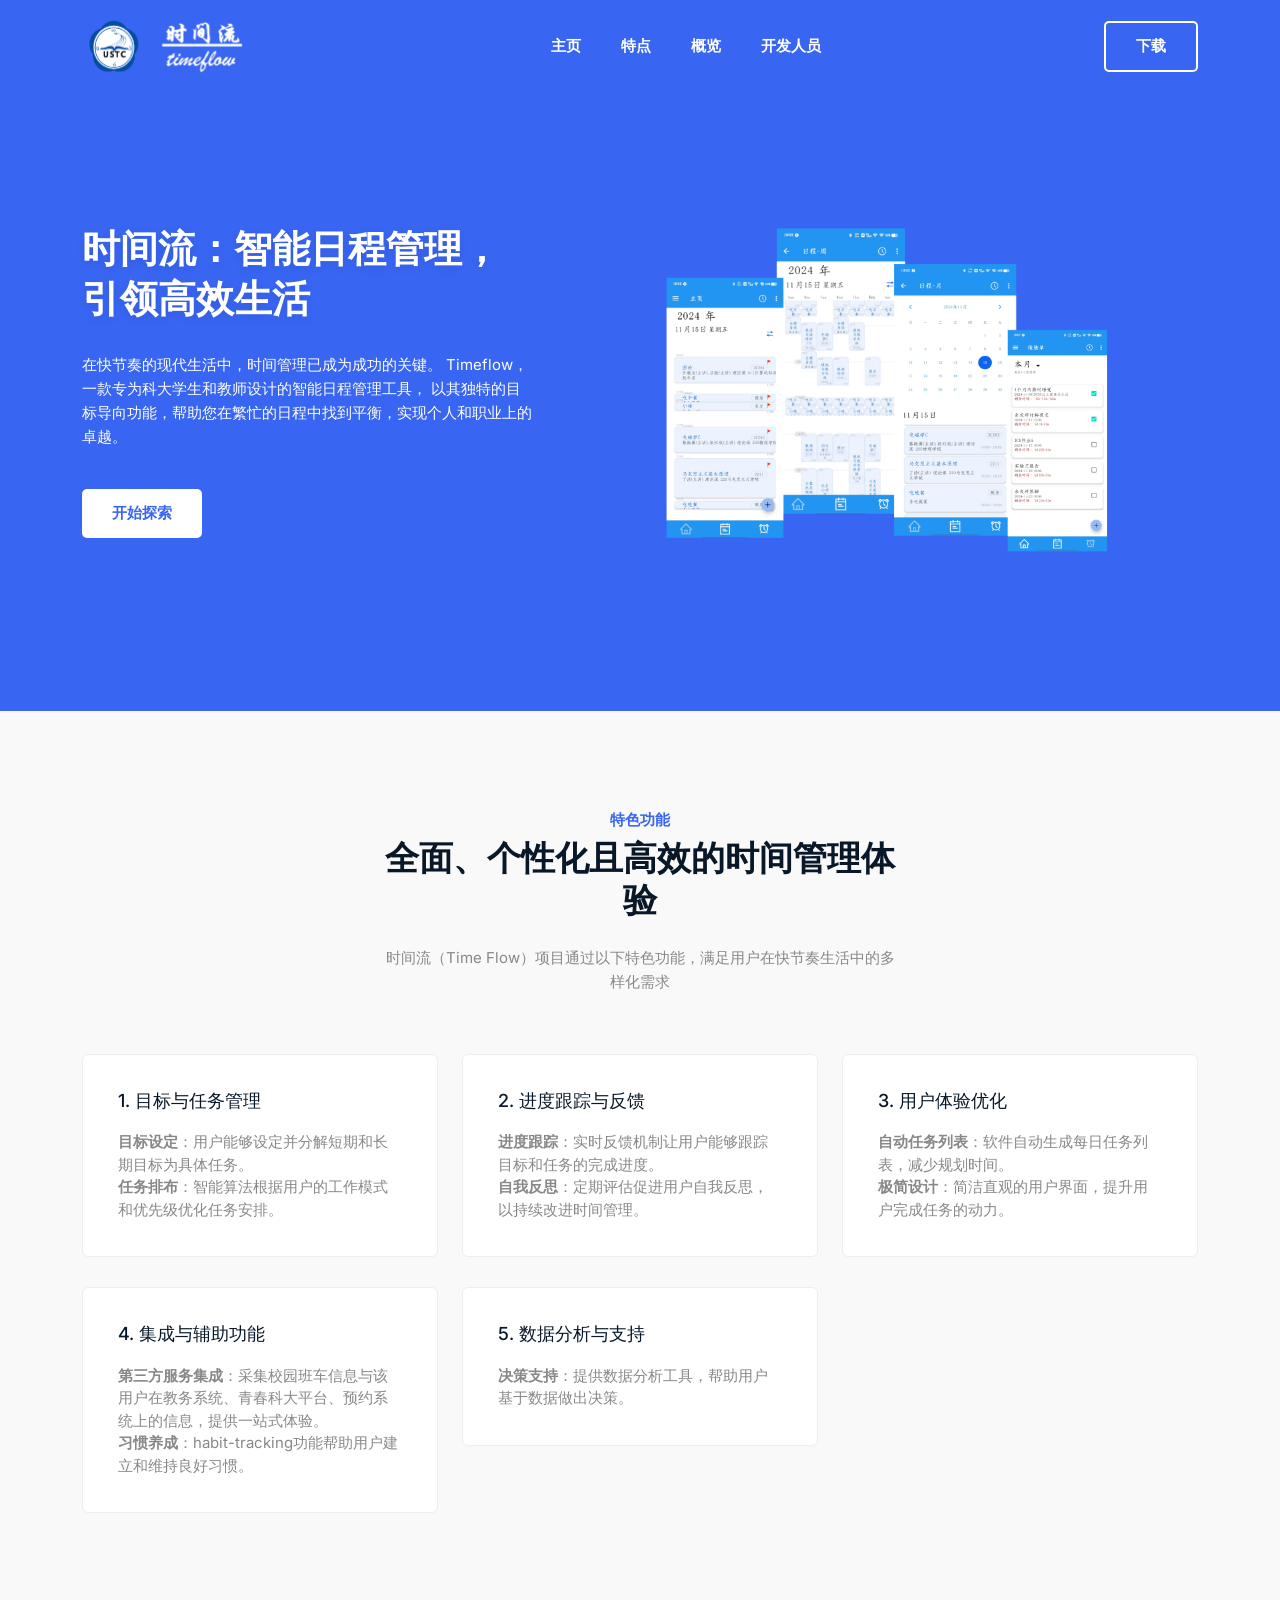
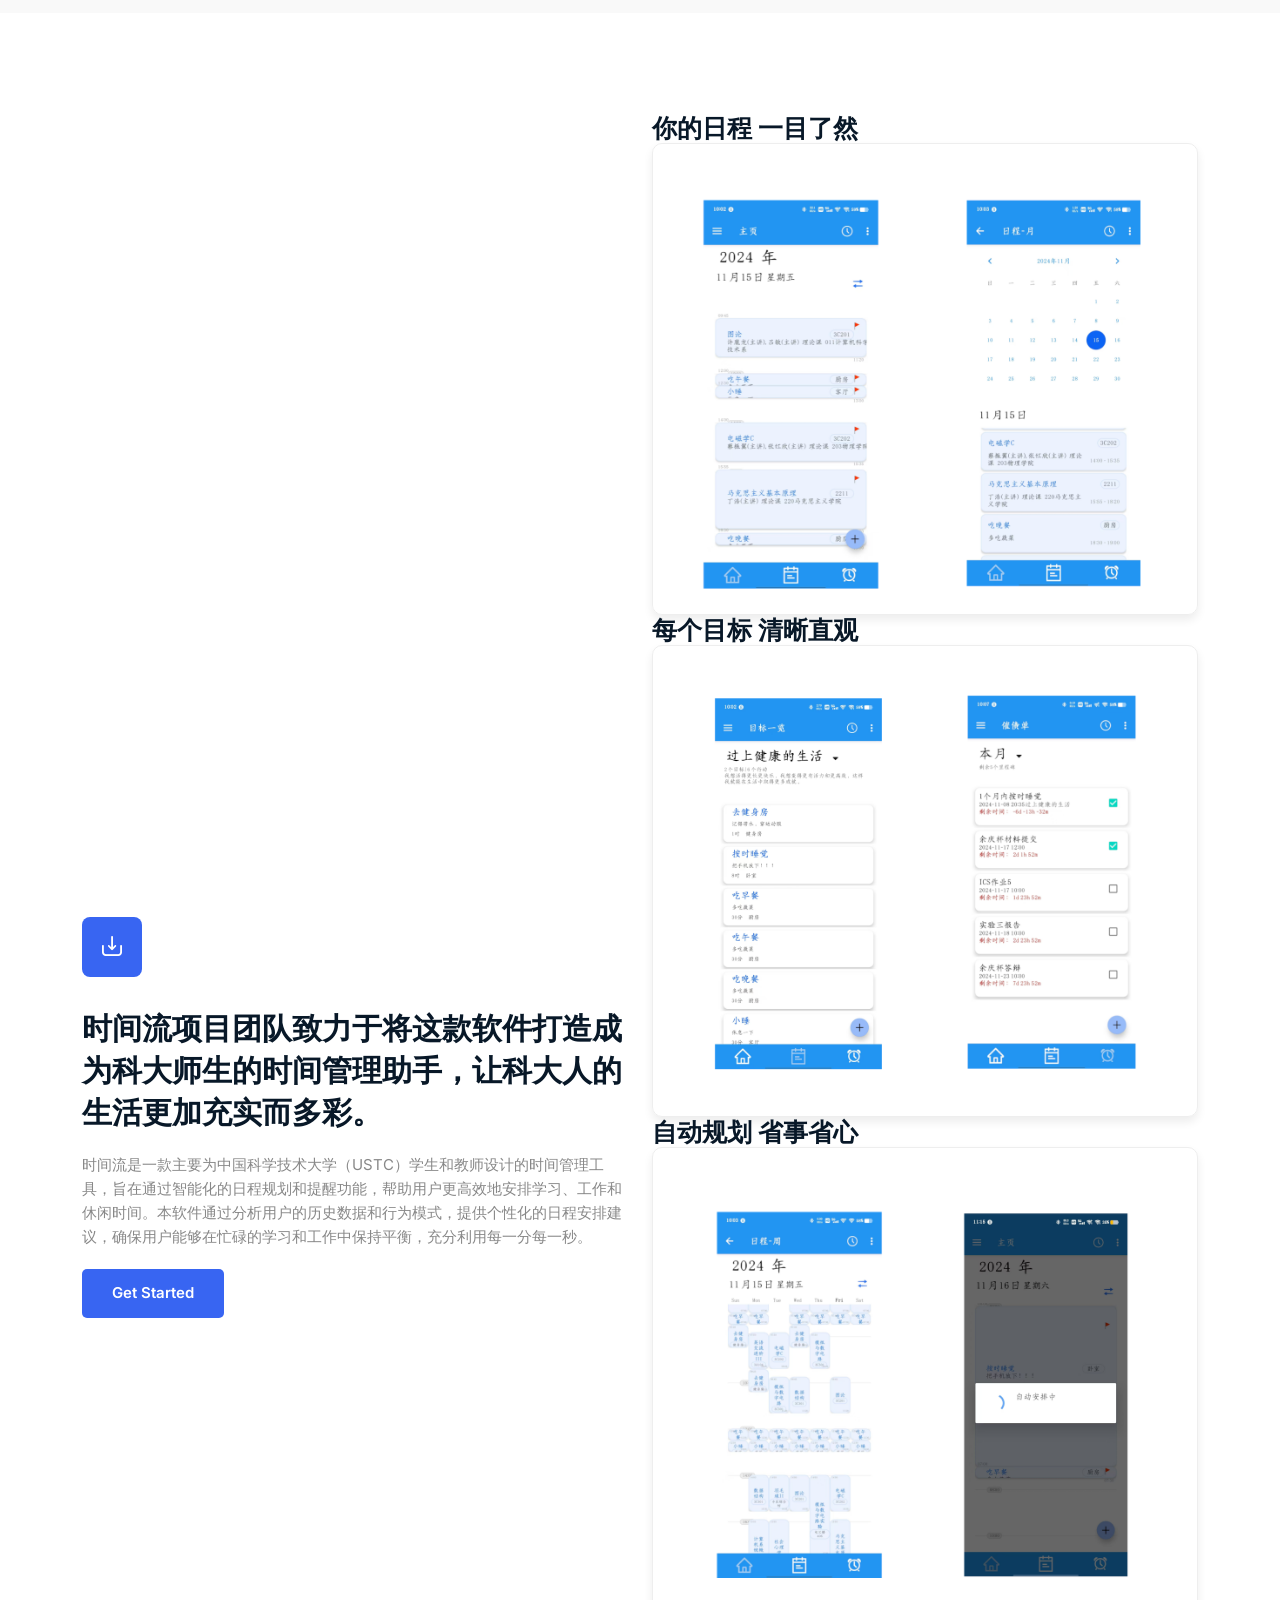
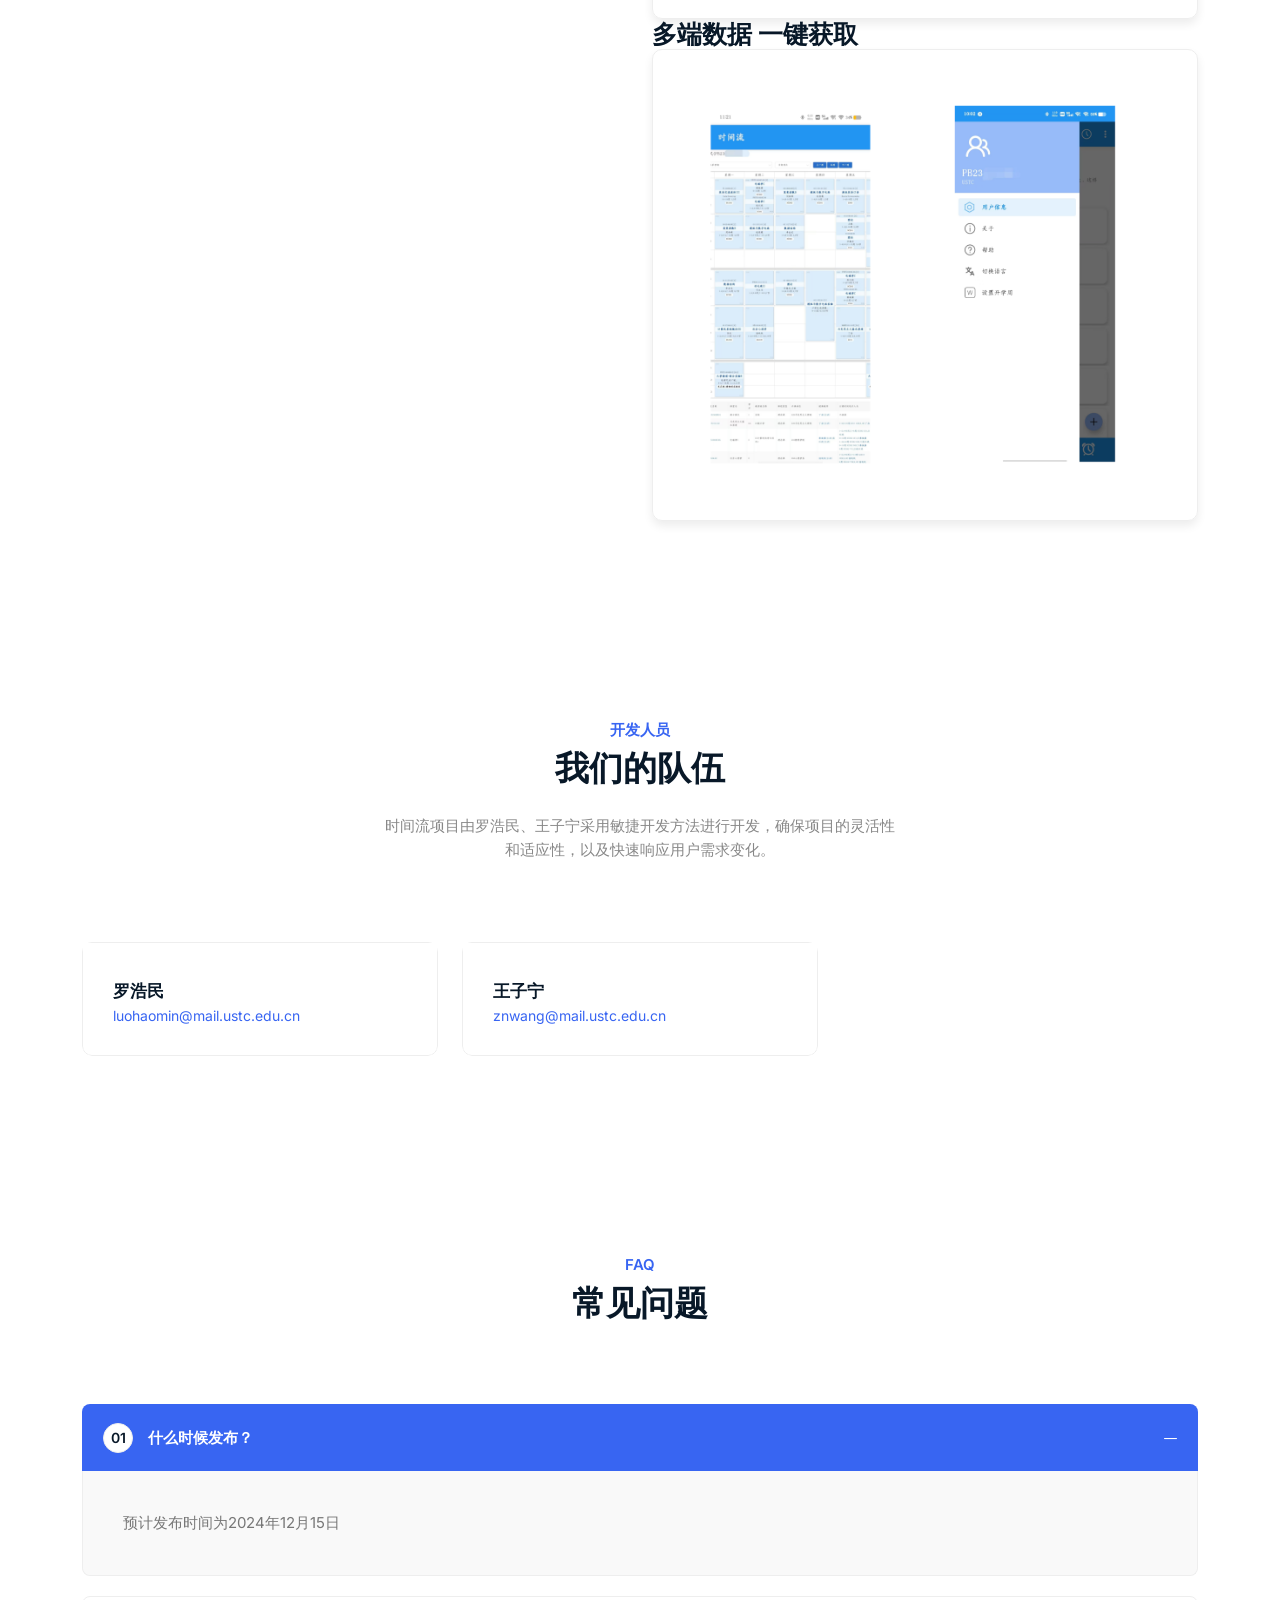
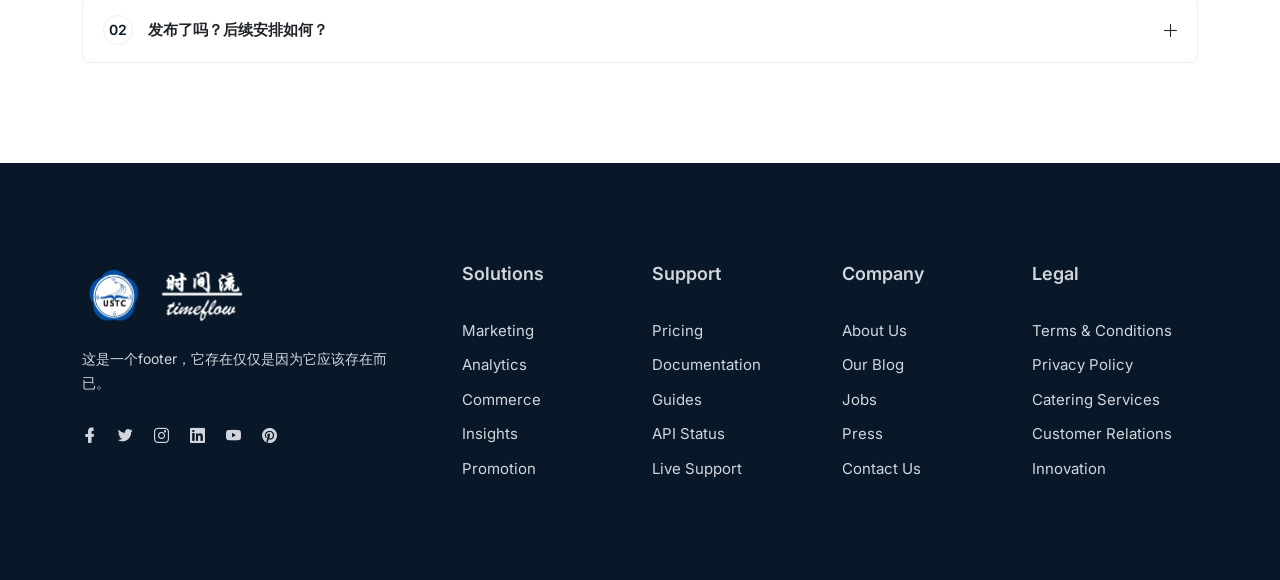
<file: index.html>
<!DOCTYPE html>
<html class="no-js" lang="zxx">

<head>
    <meta charset="utf-8" />
    <meta http-equiv="x-ua-compatible" content="ie=edge" />
    <title>时间流</title>
    <meta name="description" content="" />
    <meta name="viewport" content="width=device-width, initial-scale=1" />
    <link rel="shortcut icon" type="image/x-icon" href="assets/images/time_flow_logo.png" />

    <!-- ========================= CSS here ========================= -->
    <link rel="stylesheet" href="assets/css/bootstrap.min.css" />
    <link rel="stylesheet" href="assets/css/LineIcons.2.0.css" />
    <link rel="stylesheet" href="assets/css/animate.css" />
    <link rel="stylesheet" href="assets/css/tiny-slider.css" />
    <link rel="stylesheet" href="assets/css/glightbox.min.css" />
    <link rel="stylesheet" href="assets/css/main.css" />

</head>

<body>
    <!--[if lte IE 9]>
      <p class="browserupgrade">
        You are using an <strong>outdated</strong> browser. Please
        <a href="https://browsehappy.com/">upgrade your browser</a> to improve
        your experience and security.
      </p>
    <![endif]-->

    <!-- Preloader -->
    <div class="preloader">
        <div class="preloader-inner">
            <div class="preloader-icon">
                <span></span>
                <span></span>
            </div>
        </div>
    </div>
    <!-- /End Preloader -->

    <!-- Start Header Area -->
    <header class="header navbar-area">
        <div class="container">
            <div class="row align-items-center">
                <div class="col-lg-12">
                    <div class="nav-inner">
                        <!-- Start Navbar -->
                        <nav class="navbar navbar-expand-lg">
                            <a class="navbar-brand" href="index.html">
                                <img src="assets/images/logo/timeflow_logo.png" alt="Logo">
                            </a>
                            <button class="navbar-toggler mobile-menu-btn" type="button" data-bs-toggle="collapse"
                                data-bs-target="#navbarSupportedContent" aria-controls="navbarSupportedContent"
                                aria-expanded="false" aria-label="Toggle navigation">
                                <span class="toggler-icon"></span>
                                <span class="toggler-icon"></span>
                                <span class="toggler-icon"></span>
                            </button>
                            <div class="collapse navbar-collapse sub-menu-bar" id="navbarSupportedContent">
                                <ul id="nav" class="navbar-nav ms-auto">
                                    <li class="nav-item">
                                        <a href="#home" class="page-scroll active"
                                            aria-label="Toggle navigation">主页</a>
                                    </li>
                                    <li class="nav-item">
                                        <a href="#features" class="page-scroll"
                                            aria-label="Toggle navigation">特点</a>
                                    </li>
                                    <li class="nav-item">
                                        <a href="#overview" class="page-scroll"
                                            aria-label="Toggle navigation">概览</a>
                                    </li>
<!--                                    <li class="nav-item">-->
<!--                                        <a href="#pricing" class="page-scroll"-->
<!--                                            aria-label="Toggle navigation">Pricing</a>-->
<!--                                    </li>-->
                                    <li class="nav-item">
                                        <a href="#team" class="page-scroll" aria-label="Toggle navigation">开发人员</a>
                                    </li>
<!--                                    <li class="nav-item">-->
<!--                                        <a class="page-scroll dd-menu collapsed" href="#blog" data-bs-toggle="collapse"-->
<!--                                            data-bs-target="#submenu-1-4" aria-controls="navbarSupportedContent"-->
<!--                                            aria-expanded="false" aria-label="Toggle navigation">Blog</a>-->
<!--                                        <ul class="sub-menu collapse" id="submenu-1-4">-->
<!--                                            <li class="nav-item"><a href="blog-grid-sidebar.html">Blog Grid Sidebar</a>-->
<!--                                            </li>-->
<!--                                            <li class="nav-item"><a href="blog-single.html">Blog Single</a></li>-->
<!--                                            <li class="nav-item"><a href="blog-single-sidebar.html">Blog Single-->
<!--                                                    Sibebar</a></li>-->
<!--                                        </ul>-->
<!--                                    </li>-->
<!--                                    <li class="nav-item">-->
<!--                                        <a href="contact.html" aria-label="Toggle navigation">联系我们</a>-->
<!--                                    </li>-->
                                </ul>
                            </div> <!-- navbar collapse -->
                            <div class="button add-list-button">
                                <a href="https://github.com/mogoo7zn/TimeFlow" class="btn">下载</a>
                            </div>
                        </nav>
                        <!-- End Navbar -->
                    </div>
                </div>
            </div> <!-- row -->
        </div> <!-- container -->
    </header>
    <!-- End Header Area -->

    <!-- Start Hero Area -->
    <section id="home" class="hero-area">
        <div class="container">
            <div class="row align-items-center">
                <div class="col-lg-5 col-md-12 col-12">
                    <div class="hero-content">
                        <h1 class="wow fadeInLeft" data-wow-delay=".4s">时间流：智能日程管理，引领高效生活</h1>
                        <p class="wow fadeInLeft" data-wow-delay=".6s">在快节奏的现代生活中，时间管理已成为成功的关键。
                            Timeflow，一款专为科大学生和教师设计的智能日程管理工具，
                            以其独特的目标导向功能，帮助您在繁忙的日程中找到平衡，实现个人和职业上的卓越。</p>
                        <div class="button wow fadeInLeft" data-wow-delay=".8s">
                            <a href="https://github.com/mogoo7zn/TimeFlow" class="btn">开始探索</a>
<!--                            <a href="#"-->
<!--                                class="glightbox video-button"><span class="video"><i-->
<!--                                        class="lni lni-play"></i></span><span class="text">Watch Intro</span></a>-->
                        </div>
                    </div>
                </div>
                <div class="col-lg-7 col-md-12 col-12">
                    <div class="hero-image wow fadeInRight" data-wow-delay=".4s">
                        <img src="assets/images/hero/BG.png" alt="#">
                    </div>
                </div>
            </div>
        </div>
    </section>
    <!-- End Hero Area -->

    <!-- Start Features Area -->
    <section id="features" class="features section">
        <div class="container">
            <div class="row">
                <div class="col-12">
                    <div class="section-title">
                        <h3 class="wow zoomIn" data-wow-delay=".2s">特色功能</h3>
                        <h2 class="wow fadeInUp" data-wow-delay=".4s">全面、个性化且高效的时间管理体验
                        </h2>
                        <p class="wow fadeInUp" data-wow-delay=".6s">时间流（Time Flow）项目通过以下特色功能，满足用户在快节奏生活中的多样化需求</p>
                    </div>
                </div>
            </div>
            <div class="row">
                <div class="col-lg-4 col-md-6 col-12">
                    <!-- Start Single Feature -->
                    <div class="single-feature wow fadeInUp" data-wow-delay=".2s">
                        <h3>1. 目标与任务管理</h3>
<!--                        <i class="lni lni-bullhorn"></i>-->
                        <ul>
                            <li><strong>目标设定</strong>：用户能够设定并分解短期和长期目标为具体任务。</li>
                            <li><strong>任务排布</strong>：智能算法根据用户的工作模式和优先级优化任务安排。</li>
                        </ul>
                    </div>
                    <!-- End Single Feature -->
                </div>
                <div class="col-lg-4 col-md-6 col-12">
                    <!-- Start Single Feature -->
                    <div class="single-feature wow fadeInUp" data-wow-delay=".4s">
                        <h3>2. 进度跟踪与反馈</h3>
                        <ul>
                            <li><strong>进度跟踪</strong>：实时反馈机制让用户能够跟踪目标和任务的完成进度。</li>
                            <li><strong>自我反思</strong>：定期评估促进用户自我反思，以持续改进时间管理。</li>
                        </ul>
                    </div>
                    <!-- End Single Feature -->
                </div>
                <div class="col-lg-4 col-md-6 col-12">
                    <!-- Start Single Feature -->
                    <div class="single-feature wow fadeInUp" data-wow-delay=".6s">
                        <h3>3. 用户体验优化</h3>
                        <ul>
                            <li><strong>自动任务列表</strong>：软件自动生成每日任务列表，减少规划时间。</li>
                            <li><strong>极简设计</strong>：简洁直观的用户界面，提升用户完成任务的动力。</li>
                        </ul>
                    </div>
                    <!-- End Single Feature -->
                </div>
                <div class="col-lg-4 col-md-6 col-12">
                    <!-- Start Single Feature -->
                    <div class="single-feature wow fadeInUp" data-wow-delay=".8s">
                        <h3>4. 集成与辅助功能</h3>
                        <ul>
                            <li><strong>第三方服务集成</strong>：采集校园班车信息与该用户在教务系统、青春科大平台、预约系统上的信息，提供一站式体验。</li>
                            <li><strong>习惯养成</strong>：habit-tracking功能帮助用户建立和维持良好习惯。</li>
                        </ul>
                    </div>
                    <!-- End Single Feature -->
                </div>
                <div class="col-lg-4 col-md-6 col-12">
                    <!-- Start Single Feature -->
                    <div class="single-feature wow fadeInUp" data-wow-delay="1s">
                        <h3>5. 数据分析与支持</h3>
                        <ul>
                            <li><strong>决策支持</strong>：提供数据分析工具，帮助用户基于数据做出决策。</li>
                        </ul>
                    </div>
                    <!-- End Single Feature -->
                </div>
                </div>
            </div>
<!--        </div>-->
    </section>
    <!-- End Features Area -->

    <!-- Start App Info Area -->
    <section id="overview" class="app-info section">
        <div class="container">
            <div class="info-one">
                <div class="row align-items-center">
                    <div class="col-lg-6 col-md-12 col-12">
                        <!-- Start Info Text -->
                        <div class="info-text wow fadeInLeft" data-wow-delay=".3s">
                            <div class="main-icon">
                                <i class="lni lni-inbox"></i>
                            </div>
                            <h2>时间流项目团队致力于将这款软件打造成为科大师生的时间管理助手，让科大人的生活更加充实而多彩。</h2>
                            <p>时间流是一款主要为中国科学技术大学（USTC）学生和教师设计的时间管理工具，旨在通过智能化的日程规划和提醒功能，帮助用户更高效地安排学习、工作和休闲时间。本软件通过分析用户的历史数据和行为模式，提供个性化的日程安排建议，确保用户能够在忙碌的学习和工作中保持平衡，充分利用每一分每一秒。</p>
                            <div class="button">
                                <a href="javascript:void(0)" class="btn">Get Started</a>
                            </div>
<!--                            <div class="author">-->
<!--                                <div class="image">-->
<!--                                    <img src="assets/images/blog/comment1.jpg" alt="#">-->
<!--                                    <h4>There are many variations of passages of Lorem Ipsum available, but the majority-->
<!--                                        have suffered alteration in some form.</h4>-->
<!--                                </div>-->
<!--                            </div>-->
                        </div>
                        <!-- End Info Text -->
                    </div>
                    <div class="col-lg-6 col-md-12 col-12">
                        <div class="info-image wow fadeInRight" data-wow-delay=".5s">
                            <h4>你的日程  一目了然</h4>
                            <img class="ss1" src="assets/images/app-ss/app-ss1.png" alt="#">
                        </div>
                        <div class="info-image wow fadeInRight" data-wow-delay=".5s">
                            <h4>每个目标  清晰直观</h4>
                            <img class="ss1" src="assets/images/app-ss/app-ss2.png" alt="#">
                        </div>
                        <div class="info-image wow fadeInRight" data-wow-delay=".5s">
                            <h4>自动规划  省事省心</h4>
                            <img class="ss1" src="assets/images/app-ss/app-ss3.png" alt="#">
                        </div>
                        <div class="info-image wow fadeInRight" data-wow-delay=".5s">
                            <h4>多端数据  一键获取</h4>
                            <img class="ss1" src="assets/images/app-ss/app-ss4.png" alt="#">
                        </div>
                    </div>
                </div>
            </div>

<!--            <div class="info-one style2">-->
<!--                <div class="row align-items-center">-->
<!--                    <div class="col-lg-6 col-md-12 col-12">-->
<!--                        <div class="info-image wow fadeInLeft" data-wow-delay=".3s">-->
<!--                            <img class="ss1" src="assets/images/app-ss/app-ss2.jpg" alt="#">-->
<!--                        </div>-->
<!--                    </div>-->
<!--                    <div class="col-lg-6 col-md-12 col-12">-->
<!--                        &lt;!&ndash; Start Info Text &ndash;&gt;-->
<!--                        <div class="info-text wow fadeInRight" data-wow-delay=".5s">-->
<!--                            <div class="main-icon">-->
<!--                                <i class="lni lni-layout"></i>-->
<!--                            </div>-->
<!--                            <h2>We Have High Quality UI/UX That Help Customer Satisfaction</h2>-->
<!--                            <p>Collaborate over projects with your team and clients optimised for mobile and tablet-->
<!--                                don't-->
<!--                                let slow page speeds drive our innovative platform empowers anyone to convert clicks-->
<!--                                ou'll-->
<!--                                publish your first landing page in minutes.</p>-->
<!--                            <div class="button">-->
<!--                                <a href="javascript:void(0)" class="btn">Get Started</a>-->
<!--                            </div>-->
<!--                        </div>-->
<!--                        &lt;!&ndash; End Info Text &ndash;&gt;-->
<!--                    </div>-->
<!--                </div>-->
<!--            </div>-->
        </div>
    </section>
    <!-- End App Info Area -->

    <!-- Start Achievement Area -->
<!--    <section class="our-achievement section">-->
<!--        <div class="container">-->
<!--            <div class="row">-->
<!--                <div class="col-lg-10 offset-lg-1 col-md-12 col-12">-->
<!--                    <div class="title">-->
<!--                        <h2>Trusted by developers from over 80 planets</h2>-->
<!--                        <p>There are many variations of passages of Lorem Ipsum available, but the majority.</p>-->
<!--                    </div>-->
<!--                </div>-->
<!--            </div>-->
<!--            <div class="row">-->
<!--                <div class="col-lg-8 offset-lg-2 col-md-12 col-12">-->
<!--                    <div class="row">-->
<!--                        <div class="col-lg-4 col-md-4 col-12">-->
<!--                            <div class="single-achievement wow fadeInUp" data-wow-delay=".2s">-->
<!--                                <h3 class="counter"><span id="secondo1" class="countup" cup-end="100">100</span>%</h3>-->
<!--                                <p>satisfaction</p>-->
<!--                            </div>-->
<!--                        </div>-->
<!--                        <div class="col-lg-4 col-md-4 col-12">-->
<!--                            <div class="single-achievement wow fadeInUp" data-wow-delay=".4s">-->
<!--                                <h3 class="counter"><span id="secondo2" class="countup" cup-end="120">120</span>K</h3>-->
<!--                                <p>Happy Users</p>-->
<!--                            </div>-->
<!--                        </div>-->
<!--                        <div class="col-lg-4 col-md-4 col-12">-->
<!--                            <div class="single-achievement wow fadeInUp" data-wow-delay=".6s">-->
<!--                                <h3 class="counter"><span id="secondo3" class="countup" cup-end="125">125</span>k+</h3>-->
<!--                                <p>Downloads</p>-->
<!--                            </div>-->
<!--                        </div>-->
<!--                    </div>-->
<!--                </div>-->
<!--            </div>-->
<!--        </div>-->
<!--    </section>-->
    <!-- End Achievement Area -->

<!--    &lt;!&ndash; Start Pricing Table Area &ndash;&gt;-->
<!--    <section id="pricing" class="pricing-table section">-->
<!--        <div class="container">-->
<!--            <div class="row">-->
<!--                <div class="col-12">-->
<!--                    <div class="section-title">-->
<!--                        <h3 class="wow zoomIn" data-wow-delay=".2s">pricing</h3>-->
<!--                        <h2 class="wow fadeInUp" data-wow-delay=".4s">Pricing Plan</h2>-->
<!--                        <p class="wow fadeInUp" data-wow-delay=".6s">There are many variations of passages of Lorem-->
<!--                            Ipsum available, but the majority have suffered alteration in some form.</p>-->
<!--                    </div>-->
<!--                </div>-->
<!--            </div>-->
<!--            <div class="row">-->
<!--                <div class="col-lg-3 col-md-6 col-12">-->
<!--                    &lt;!&ndash; Single Table &ndash;&gt;-->
<!--                    <div class="single-table wow fadeInUp" data-wow-delay=".2s">-->
<!--                        &lt;!&ndash; Table Head &ndash;&gt;-->
<!--                        <div class="table-head">-->
<!--                            <h4 class="title">Hobby</h4>-->
<!--                            <p>All the basics for starting a new business</p>-->
<!--                            <div class="price">-->
<!--                                <h2 class="amount">$12<span class="duration">/mo</span></h2>-->
<!--                            </div>-->
<!--                            <div class="button">-->
<!--                                <a href="javascript:void(0)" class="btn">Buy Hobby</a>-->
<!--                            </div>-->
<!--                        </div>-->
<!--                        &lt;!&ndash; End Table Head &ndash;&gt;-->
<!--                        &lt;!&ndash; Start Table Content &ndash;&gt;-->
<!--                        <div class="table-content">-->
<!--                            <h4 class="middle-title">What's Included</h4>-->
<!--                            &lt;!&ndash; Table List &ndash;&gt;-->
<!--                            <ul class="table-list">-->
<!--                                <li><i class="lni lni-checkmark-circle"></i> Cras justo odio.</li>-->
<!--                                <li><i class="lni lni-checkmark-circle"></i> Dapibus ac facilisis in.</li>-->
<!--                                <li><i class="lni lni-checkmark-circle"></i> Morbi leo risus.</li>-->
<!--                                <li><i class="lni lni-checkmark-circle"></i> Potenti felis, in cras ligula.</li>-->
<!--                            </ul>-->
<!--                            &lt;!&ndash; End Table List &ndash;&gt;-->
<!--                        </div>-->
<!--                        &lt;!&ndash; End Table Content &ndash;&gt;-->
<!--                    </div>-->
<!--                    &lt;!&ndash; End Single Table&ndash;&gt;-->
<!--                </div>-->
<!--                <div class="col-lg-3 col-md-6 col-12">-->
<!--                    &lt;!&ndash; Single Table &ndash;&gt;-->
<!--                    <div class="single-table wow fadeInUp" data-wow-delay=".4s">-->
<!--                        &lt;!&ndash; Table Head &ndash;&gt;-->
<!--                        <div class="table-head">-->
<!--                            <h4 class="title">Freelancer</h4>-->
<!--                            <p>All the basics for starting a new business</p>-->
<!--                            <div class="price">-->
<!--                                <h2 class="amount">$24<span class="duration">/mo</span></h2>-->
<!--                            </div>-->
<!--                            <div class="button">-->
<!--                                <a href="javascript:void(0)" class="btn">Buy Freelancer</a>-->
<!--                            </div>-->
<!--                        </div>-->
<!--                        &lt;!&ndash; End Table Head &ndash;&gt;-->
<!--                        &lt;!&ndash; Start Table Content &ndash;&gt;-->
<!--                        <div class="table-content">-->
<!--                            <h4 class="middle-title">What's Included</h4>-->
<!--                            &lt;!&ndash; Table List &ndash;&gt;-->
<!--                            <ul class="table-list">-->
<!--                                <li><i class="lni lni-checkmark-circle"></i> Cras justo odio.</li>-->
<!--                                <li><i class="lni lni-checkmark-circle"></i> Dapibus ac facilisis in.</li>-->
<!--                                <li><i class="lni lni-checkmark-circle"></i> Morbi leo risus.</li>-->
<!--                                <li><i class="lni lni-checkmark-circle"></i> Potenti felis, in cras ligula.</li>-->
<!--                            </ul>-->
<!--                            &lt;!&ndash; End Table List &ndash;&gt;-->
<!--                        </div>-->
<!--                        &lt;!&ndash; End Table Content &ndash;&gt;-->
<!--                    </div>-->
<!--                    &lt;!&ndash; End Single Table&ndash;&gt;-->
<!--                </div>-->
<!--                <div class="col-lg-3 col-md-6 col-12">-->
<!--                    &lt;!&ndash; Single Table &ndash;&gt;-->
<!--                    <div class="single-table wow fadeInUp" data-wow-delay=".6s">-->
<!--                        &lt;!&ndash; Table Head &ndash;&gt;-->
<!--                        <div class="table-head">-->
<!--                            <h4 class="title">Startup</h4>-->
<!--                            <p>All the basics for starting a new business</p>-->
<!--                            <div class="price">-->
<!--                                <h2 class="amount">$32<span class="duration">/mo</span></h2>-->
<!--                            </div>-->
<!--                            <div class="button">-->
<!--                                <a href="javascript:void(0)" class="btn">Buy Startup</a>-->
<!--                            </div>-->
<!--                        </div>-->
<!--                        &lt;!&ndash; End Table Head &ndash;&gt;-->
<!--                        &lt;!&ndash; Start Table Content &ndash;&gt;-->
<!--                        <div class="table-content">-->
<!--                            <h4 class="middle-title">What's Included</h4>-->
<!--                            &lt;!&ndash; Table List &ndash;&gt;-->
<!--                            <ul class="table-list">-->
<!--                                <li><i class="lni lni-checkmark-circle"></i> Cras justo odio.</li>-->
<!--                                <li><i class="lni lni-checkmark-circle"></i> Dapibus ac facilisis in.</li>-->
<!--                                <li><i class="lni lni-checkmark-circle"></i> Morbi leo risus.</li>-->
<!--                                <li><i class="lni lni-checkmark-circle"></i> Potenti felis, in cras ligula.</li>-->
<!--                            </ul>-->
<!--                            &lt;!&ndash; End Table List &ndash;&gt;-->
<!--                        </div>-->
<!--                        &lt;!&ndash; End Table Content &ndash;&gt;-->
<!--                    </div>-->
<!--                    &lt;!&ndash; End Single Table&ndash;&gt;-->
<!--                </div>-->
<!--                <div class="col-lg-3 col-md-6 col-12">-->
<!--                    &lt;!&ndash; Single Table &ndash;&gt;-->
<!--                    <div class="single-table wow fadeInUp" data-wow-delay=".8s">-->
<!--                        &lt;!&ndash; Table Head &ndash;&gt;-->
<!--                        <div class="table-head">-->
<!--                            <h4 class="title">Enterprise</h4>-->
<!--                            <p>All the basics for starting a new business</p>-->
<!--                            <div class="price">-->
<!--                                <h2 class="amount">$48<span class="duration">/mo</span></h2>-->
<!--                            </div>-->
<!--                            <div class="button">-->
<!--                                <a href="javascript:void(0)" class="btn">Buy Enterprise</a>-->
<!--                            </div>-->
<!--                        </div>-->
<!--                        &lt;!&ndash; End Table Head &ndash;&gt;-->
<!--                        &lt;!&ndash; Start Table Content &ndash;&gt;-->
<!--                        <div class="table-content">-->
<!--                            <h4 class="middle-title">What's Included</h4>-->
<!--                            &lt;!&ndash; Table List &ndash;&gt;-->
<!--                            <ul class="table-list">-->
<!--                                <li><i class="lni lni-checkmark-circle"></i> Cras justo odio.</li>-->
<!--                                <li><i class="lni lni-checkmark-circle"></i> Dapibus ac facilisis in.</li>-->
<!--                                <li><i class="lni lni-checkmark-circle"></i> Morbi leo risus.</li>-->
<!--                                <li><i class="lni lni-checkmark-circle"></i> Potenti felis, in cras ligula.</li>-->
<!--                            </ul>-->
<!--                            &lt;!&ndash; End Table List &ndash;&gt;-->
<!--                        </div>-->
<!--                        &lt;!&ndash; End Table Content &ndash;&gt;-->
<!--                    </div>-->
<!--                    &lt;!&ndash; End Single Table&ndash;&gt;-->
<!--                </div>-->
<!--            </div>-->
<!--        </div>-->
<!--    </section>-->
<!--    &lt;!&ndash;/ End Pricing Table Area &ndash;&gt;-->

    <!-- Start Team Area -->
    <section id="team" class="team section">
        <div class="container">
            <div class="row">
                <div class="col-12">
                    <div class="section-title">
                        <h3 class="wow zoomIn" data-wow-delay=".2s">开发人员</h3>
                        <h2 class="wow fadeInUp" data-wow-delay=".4s">我们的队伍</h2>
                        <p class="wow fadeInUp" data-wow-delay=".6s">时间流项目由罗浩民、王子宁采用敏捷开发方法进行开发，确保项目的灵活性和适应性，以及快速响应用户需求变化。</p>
                    </div>
                </div>
            </div>
            <div class="row">
                <div class="col-lg-4 col-md-6 col-12">
                    <!-- Start Single Team -->
                    <div class="single-team wow fadeInUp" data-wow-delay=".2s">
<!--                        <div class="image">-->
<!--                            <img src="assets/images/team/team1.jpg" alt="#">-->
<!--                        </div>-->
                        <div class="content">
                            <div class="row align-items-center">
                                <div class="col-lg-7 col-12">
                                    <div class="text">
                                        <h3><a href="javascript:void(0)">罗浩民</a></h3>
                                        <h5>luohaomin@mail.ustc.edu.cn</h5>
                                    </div>
                                </div>
<!--                                <div class="col-lg-5 col-12">-->
<!--                                    <ul class="social">-->
<!--                                        <li><a href="javascript:void(0)"><i class="lni lni-twitter-original"></i></a>-->
<!--                                        </li>-->
<!--                                        <li><a href="javascript:void(0)"><i class="lni lni-linkedin-original"></i></a>-->
<!--                                        </li>-->
<!--                                    </ul>-->
<!--                                </div>-->
                            </div>
                        </div>
                    </div>
                    <!-- End Single Team -->
                </div>
                <div class="col-lg-4 col-md-6 col-12">
                    <!-- Start Single Team -->
                    <div class="single-team wow fadeInUp" data-wow-delay=".4s">
<!--                        <div class="image">-->
<!--                            <img src="assets/images/team/team2.jpg" alt="#">-->
<!--                        </div>-->
                        <div class="content">
                            <div class="row align-items-center">
                                <div class="col-lg-7 col-12">
                                    <div class="text">
                                        <h3><a href="javascript:void(0)">王子宁</a></h3>
                                        <h5>znwang@mail.ustc.edu.cn</h5>
                                    </div>
                                </div>
<!--                                <div class="col-lg-5 col-12">-->
<!--                                    <ul class="social">-->
<!--                                        <li><a href="javascript:void(0)"><i class="lni lni-twitter-original"></i></a>-->
<!--                                        </li>-->
<!--                                        <li><a href="javascript:void(0)"><i class="lni lni-linkedin-original"></i></a>-->
<!--                                        </li>-->
<!--                                    </ul>-->
<!--                                </div>-->
                            </div>
                        </div>
                    </div>
                    <!-- End Single Team -->
                </div>
<!--                <div class="col-lg-4 col-md-6 col-12">-->
<!--                    &lt;!&ndash; Start Single Team &ndash;&gt;-->
<!--                    <div class="single-team wow fadeInUp" data-wow-delay=".6s">-->
<!--                        <div class="image">-->
<!--                            <img src="assets/images/team/team3.jpg" alt="#">-->
<!--                        </div>-->
<!--                        <div class="content">-->
<!--                            <div class="row align-items-center">-->
<!--                                <div class="col-lg-7 col-12">-->
<!--                                    <div class="text">-->
<!--                                        <h3><a href="javascript:void(0)">Leonard Krasner</a></h3>-->
<!--                                        <h5>Senior Designer</h5>-->
<!--                                    </div>-->
<!--                                </div>-->
<!--                                <div class="col-lg-5 col-12">-->
<!--                                    <ul class="social">-->
<!--                                        <li><a href="javascript:void(0)"><i class="lni lni-twitter-original"></i></a>-->
<!--                                        </li>-->
<!--                                        <li><a href="javascript:void(0)"><i class="lni lni-linkedin-original"></i></a>-->
<!--                                        </li>-->
<!--                                    </ul>-->
<!--                                </div>-->
<!--                            </div>-->
<!--                        </div>-->
<!--                    </div>-->
<!--                    &lt;!&ndash; End Single Team &ndash;&gt;-->
<!--                </div>-->
            </div>
        </div>
    </section>
    <!-- End Team Area -->

    <!-- Start Testimonials Area -->
<!--    <section class="testimonials section">-->
<!--        <img class="testi-patern1" src="assets/images/testimonial/testi-patern.svg" alt="#">-->
<!--        <img class="testi-patern2" src="assets/images/testimonial/testi-patern.svg" alt="#">-->
<!--        <div class="container">-->
<!--            <div class="row">-->
<!--                <div class="col-lg-8 offset-lg-2 col-md-12 col-12">-->
<!--                    <div class="testimonial-slider">-->
<!--                        &lt;!&ndash; Start Single Testimonial &ndash;&gt;-->
<!--                        <div class="single-testimonial">-->
<!--                            <div class="text">-->
<!--                                <div class="brand-icon">-->
<!--                                    <img src="assets/images/testimonial/brand2.svg" alt="#">-->
<!--                                </div>-->
<!--                                <p>"It is a long established fact that a reader will be distracted by the readable-->
<!--                                    content of a page when looking at its layout. The point of using Lorem Ipsum is-->
<!--                                    that it has"</p>-->
<!--                            </div>-->
<!--                            <div class="author">-->
<!--                                <img src="assets/images/testimonial/testi1.jpg" alt="#">-->
<!--                                <h4 class="name">-->
<!--                                    Musharof Chowdhury-->
<!--                                    <span class="deg">CEO - Ayro UI</span>-->
<!--                                </h4>-->
<!--                            </div>-->
<!--                        </div>-->
<!--                        &lt;!&ndash; End Single Testimonial &ndash;&gt;-->
<!--                        &lt;!&ndash; Start Single Testimonial &ndash;&gt;-->
<!--                        <div class="single-testimonial">-->
<!--                            <div class="text">-->
<!--                                <div class="brand-icon">-->
<!--                                    <img src="assets/images/testimonial/brand1.svg" alt="#">-->
<!--                                </div>-->
<!--                                <p>"It is a long established fact that a reader will be distracted by the readable-->
<!--                                    content of a page when looking at its layout. The point of using Lorem Ipsum is-->
<!--                                    that it has"</p>-->
<!--                            </div>-->
<!--                            <div class="author">-->
<!--                                <img src="assets/images/testimonial/testi2.jpg" alt="#">-->
<!--                                <h4 class="name">-->
<!--                                    Musharof Chowdhury-->
<!--                                    <span class="deg">CEO - Templates</span>-->
<!--                                </h4>-->
<!--                            </div>-->
<!--                        </div>-->
<!--                        &lt;!&ndash; End Single Testimonial &ndash;&gt;-->
<!--                        &lt;!&ndash; Start Single Testimonial &ndash;&gt;-->
<!--                        <div class="single-testimonial">-->
<!--                            <div class="text">-->
<!--                                <div class="brand-icon">-->
<!--                                    <img src="assets/images/testimonial/brand3.svg" alt="#">-->
<!--                                </div>-->
<!--                                <p>"It is a long established fact that a reader will be distracted by the readable-->
<!--                                    content of a page when looking at its layout. The point of using Lorem Ipsum is-->
<!--                                    that it has"</p>-->
<!--                            </div>-->
<!--                            <div class="author">-->
<!--                                <img src="assets/images/testimonial/testi3.jpg" alt="#">-->
<!--                                <h4 class="name">-->
<!--                                    Naimur Rahman-->
<!--                                    <span class="deg">CEO - WpthemesGrid</span>-->
<!--                                </h4>-->
<!--                            </div>-->
<!--                        </div>-->
<!--                        &lt;!&ndash; End Single Testimonial &ndash;&gt;-->
<!--                    </div>-->
<!--                </div>-->
<!--            </div>-->
<!--        </div>-->
<!--    </section>-->
    <!-- End Testimonial Area -->

    <!-- Start Call To Action Area -->
<!--    <section class="section call-action">-->
<!--        <div class="container">-->
<!--            <div class="row">-->
<!--                <div class="col-lg-8 offset-lg-2 col-md-12 col-12">-->
<!--                    <div class="cta-content">-->
<!--                        <h2 class="wow fadeInUp" data-wow-delay=".2s">Boost your productivity Start using SaaSGrids-->
<!--                            today.</h2>-->
<!--                        <p class="wow fadeInUp" data-wow-delay=".4s">There are many variations of passages of Lorem-->
<!--                            Ipsum available, but the majority have-->
<!--                            suffered alteration in some form, by injected humour, or randomised words which don't look-->
<!--                            even slightly believable.</p>-->
<!--                        <div class="button wow fadeInUp" data-wow-delay=".6s">-->
<!--                            <a href="javascript:void(0)" class="btn">Get Start For Free</a>-->
<!--                        </div>-->
<!--                    </div>-->
<!--                </div>-->
<!--            </div>-->
<!--        </div>-->
<!--    </section>-->
    <!-- End Call To Action Area -->

    <!-- Start Faq Area -->
    <section class="faq section">
        <div class="container">
            <div class="row">
                <div class="col-12">
                    <div class="section-title">
                        <h3 class="wow zoomIn" data-wow-delay=".2s">Faq</h3>
                        <h2 class="wow fadeInUp" data-wow-delay=".4s">常见问题</h2>
                        <p class="wow fadeInUp" data-wow-delay=".6s"></p>
                    </div>
                </div>
            </div>
            <div class="row">
                <div class="col-12">
                    <div class="accordion" id="accordionExample">
                        <div class="accordion-item">
                            <h2 class="accordion-header" id="headingOne">
                                <button class="accordion-button" type="button" data-bs-toggle="collapse"
                                    data-bs-target="#collapseOne" aria-expanded="true" aria-controls="collapseOne">
                                    <span class="title"><span class="serial">01</span>什么时候发布？</span><i class="lni lni-plus"></i>
                                </button>
                            </h2>
                            <div id="collapseOne" class="accordion-collapse collapse show" aria-labelledby="headingOne"
                                data-bs-parent="#accordionExample">
                                <div class="accordion-body">
                                    <p>预计发布时间为2024年12月15日</p>

                                </div>
                            </div>
                        </div>

                        <div class="accordion-item">
                            <h2 class="accordion-header" id="headingTwo">
                                <button class="accordion-button collapsed" type="button" data-bs-toggle="collapse"
                                    data-bs-target="#collapseTwo" aria-expanded="false" aria-controls="collapseTwo">
                                    <span class="title"><span class="serial">02</span> 发布了吗？后续安排如何？</span><i class="lni lni-plus"></i>
                                </button>
                            </h2>
                            <div id="collapseTwo" class="accordion-collapse collapse" aria-labelledby="headingTwo"
                                data-bs-parent="#accordionExample">
                                <div class="accordion-body">
                                    <p>对的。</p>
                                    <p>后续安排如下：</p>
                                    <p>在寒假期间，我们将进一步优化软件功能。在2024年春季学期开始前，我们将发布内测正式版本。</p>
                                    <p>虽然这个项目完成了比赛的任务，但我们仍然会继续维护和更新软件，以满足用户的需求。</p>
                                    <p>因为，我们相信，时间流，不止是一个项目，更是一个观念：你可以好好安排你的时间，不是为了所谓的成绩或是功绩什么的，
                                        而是让你能够有机会专注你认为真正重要的东西。陪陪你的家人，和朋友聊聊天，看看书，停下来欣赏晚霞，真正的享受生活。
                                        这是我们真正想要做的东西，所以，请相信我们，敬请期待。</p>
                                </div>
                            </div>
                        </div>
<!--                        <div class="accordion-item">-->
<!--                            <h2 class="accordion-header" id="headingThree">-->
<!--                                <button class="accordion-button collapsed" type="button" data-bs-toggle="collapse"-->
<!--                                    data-bs-target="#collapseThree" aria-expanded="false" aria-controls="collapseThree">-->
<!--                                    <span class="title"><span class="serial">03</span>Can I have multiple activities in-->
<!--                                        a single feature?</span><i class="lni lni-plus"></i>-->
<!--                                </button>-->
<!--                            </h2>-->
<!--                            <div id="collapseThree" class="accordion-collapse collapse" aria-labelledby="headingThree"-->
<!--                                data-bs-parent="#accordionExample">-->
<!--                                <div class="accordion-body">-->
<!--                                    <p>Lorem ipsum dolor sit amet, consectetur adipisicing elit. Voluptas expedita,-->
<!--                                        repellendus est nemo cum quibusdam optio, voluptate hic a tempora facere, nihil-->
<!--                                        non itaque alias similique quas quam odit consequatur.</p>-->
<!--                                </div>-->
<!--                            </div>-->
<!--                        </div>-->
<!--                        <div class="accordion-item">-->
<!--                            <h2 class="accordion-header" id="headingFour">-->
<!--                                <button class="accordion-button collapsed" type="button" data-bs-toggle="collapse"-->
<!--                                    data-bs-target="#collapseFour" aria-expanded="false" aria-controls="collapseFour">-->
<!--                                    <span class="title"><span class="serial">04</span>How Clients Can Consult With-->
<!--                                        online?</span><i class="lni lni-plus"></i>-->
<!--                                </button>-->
<!--                            </h2>-->
<!--                            <div id="collapseFour" class="accordion-collapse collapse" aria-labelledby="headingFour"-->
<!--                                data-bs-parent="#accordionExample">-->
<!--                                <div class="accordion-body">-->
<!--                                    <p>Anim pariatur cliche reprehenderit, enim eiusmod high life accusamus terry-->
<!--                                        richardson ad squid. 3 wolf moon officia aute. non cupidatat skateboard dolor-->
<!--                                        brunch. Foosd truck quinoa nesciunt laborum eiusmod. Brunch 3 wolf moon tempor,-->
<!--                                        sunt alqua put a bird on it squid single-origin coffee nulla assumenda-->
<!--                                        shoreditch et.</p>-->
<!--                                    <p>Lorem ipsum dolor sit amet, consectetur adipisicing elit. Provident iure ab nisi,-->
<!--                                        magnam vitae. Laboriosam laborum suscipit recusandae officia laudantium,-->
<!--                                        consectetur adipisci voluptates doloremque quisquam. Id rerum iusto-->
<!--                                        reprehenderit assumenda!</p>-->
<!--                                </div>-->
<!--                            </div>-->
<!--                        </div>-->
<!--                        <div class="accordion-item">-->
<!--                            <h2 class="accordion-header" id="headingFive">-->
<!--                                <button class="accordion-button collapsed" type="button" data-bs-toggle="collapse"-->
<!--                                    data-bs-target="#collapseFive" aria-expanded="false" aria-controls="collapseFive">-->
<!--                                    <span class="title"><span class="serial">05</span>Can I share resources between-->
<!--                                        features?</span><i class="lni lni-plus"></i>-->
<!--                                </button>-->
<!--                            </h2>-->
<!--                            <div id="collapseFive" class="accordion-collapse collapse" aria-labelledby="headingFive"-->
<!--                                data-bs-parent="#accordionExample">-->
<!--                                <div class="accordion-body">-->
<!--                                    <p>Anim pariatur cliche reprehenderit, enim eiusmod high life accusamus terry-->
<!--                                        richardson ad squid. 3 wolf moon officia aute. non cupidatat skateboard dolor-->
<!--                                        brunch. Foosd truck quinoa nesciunt laborum eiusmod. Brunch 3 wolf moon tempor,-->
<!--                                        sunt alqua put a bird on it squid single-origin coffee nulla assumenda-->
<!--                                        shoreditch et. </p>-->
<!--                                </div>-->
<!--                            </div>-->
<!--                        </div>-->
                    </div>
                </div>
            </div>
        </div>
    </section>
    <!--/ End Faq Area -->

<!--    &lt;!&ndash; Start Blog Section Area &ndash;&gt;-->
<!--    <section id="blog" class="blog-section section">-->
<!--        <div class="container">-->
<!--            <div class="row">-->
<!--                <div class="col-12">-->
<!--                    <div class="section-title">-->
<!--                        <h3 class="wow zoomIn" data-wow-delay=".2s">Blogs</h3>-->
<!--                        <h2 class="wow fadeInUp" data-wow-delay=".4s">Our Latest News</h2>-->
<!--                        <p class="wow fadeInUp" data-wow-delay=".6s">There are many variations of passages of Lorem-->
<!--                            Ipsum available, but the majority have suffered alteration in some form.</p>-->
<!--                    </div>-->
<!--                </div>-->
<!--            </div>-->
<!--            <div class="row">-->
<!--                <div class="col-lg-4 col-md-6 col-12">-->
<!--                    &lt;!&ndash; Start Single Blog &ndash;&gt;-->
<!--                    <div class="single-blog wow fadeInUp" data-wow-delay=".2s">-->
<!--                        <div class="blog-img">-->
<!--                            <a href="blog-single-sidebar.html">-->
<!--                                <img src="assets/images/blog/blog-1.jpg" alt="#">-->
<!--                            </a>-->
<!--                        </div>-->
<!--                        <div class="blog-content">-->
<!--                            <a class="category" href="javascript:void(0)">Blog</a>-->
<!--                            <h4>-->
<!--                                <a href="blog-single-sidebar.html">Boost your conversion rate</a>-->
<!--                            </h4>-->
<!--                            <p>Lorem ipsum dolor sit amet, adipscing elitr, sed diam nonumy eirmod tempor ividunt dolore-->
<!--                                magna.</p>-->
<!--                            <div class="autor">-->
<!--                                <a href="javascript:void(0)"><img src="assets/images/blog/comment1.jpg" alt="#"></a>-->
<!--                                <a href="javascript:void(0)" class="name">Roel Aufderhar</a>-->
<!--                                <ul class="meta-content">-->
<!--                                    <li>-->
<!--                                        <a href="javascript:void(0)">Mar 15,2023</a>-->
<!--                                    </li>-->
<!--                                    <li>-->
<!--                                        <a href="javascript:void(0)">5 min read</a>-->
<!--                                    </li>-->
<!--                                </ul>-->
<!--                            </div>-->
<!--                        </div>-->
<!--                    </div>-->
<!--                    &lt;!&ndash; End Single Blog &ndash;&gt;-->
<!--                </div>-->
<!--                <div class="col-lg-4 col-md-6 col-12">-->
<!--                    &lt;!&ndash; Start Single Blog &ndash;&gt;-->
<!--                    <div class="single-blog wow fadeInUp" data-wow-delay=".4s">-->
<!--                        <div class="blog-img">-->
<!--                            <a href="blog-single-sidebar.html">-->
<!--                                <img src="assets/images/blog/blog-2.jpg" alt="#">-->
<!--                            </a>-->
<!--                        </div>-->
<!--                        <div class="blog-content">-->
<!--                            <a class="category" href="javascript:void(0)">Video</a>-->
<!--                            <h4>-->
<!--                                <a href="blog-single-sidebar.html">How to use search engine</a>-->
<!--                            </h4>-->
<!--                            <p>Lorem ipsum dolor sit amet, adipscing elitr, sed diam nonumy eirmod tempor ividunt dolore-->
<!--                                magna.</p>-->
<!--                            <div class="autor">-->
<!--                                <a href="javascript:void(0)"><img src="assets/images/blog/comment2.jpg" alt="#"></a>-->
<!--                                <a href="javascript:void(0)" class="name">Jenifer Zuliya</a>-->
<!--                                <ul class="meta-content">-->
<!--                                    <li>-->
<!--                                        <a href="javascript:void(0)">Feb 10,2023</a>-->
<!--                                    </li>-->
<!--                                    <li>-->
<!--                                        <a href="javascript:void(0)">7 min read</a>-->
<!--                                    </li>-->
<!--                                </ul>-->
<!--                            </div>-->
<!--                        </div>-->
<!--                    </div>-->
<!--                    &lt;!&ndash; End Single Blog &ndash;&gt;-->
<!--                </div>-->
<!--                <div class="col-lg-4 col-md-6 col-12">-->
<!--                    &lt;!&ndash; Start Single Blog &ndash;&gt;-->
<!--                    <div class="single-blog wow fadeInUp" data-wow-delay=".6s">-->
<!--                        <div class="blog-img">-->
<!--                            <a href="blog-single-sidebar.html">-->
<!--                                <img src="assets/images/blog/blog-3.jpg" alt="#">-->
<!--                            </a>-->
<!--                        </div>-->
<!--                        <div class="blog-content">-->
<!--                            <a class="category" href="javascript:void(0)">Marketing</a>-->
<!--                            <h4>-->
<!--                                <a href="blog-single-sidebar.html">Awesome ways to boost sales</a>-->
<!--                            </h4>-->
<!--                            <p>Lorem ipsum dolor sit amet, adipscing elitr, sed diam nonumy eirmod tempor ividunt dolore-->
<!--                                magna.</p>-->
<!--                            <div class="autor">-->
<!--                                <a href="javascript:void(0)"><img src="assets/images/blog/comment3.jpg" alt="#"></a>-->
<!--                                <a href="javascript:void(0)" class="name">Roel Aufderhar</a>-->
<!--                                <ul class="meta-content">-->
<!--                                    <li>-->
<!--                                        <a href="javascript:void(0)">Jan 20,2023</a>-->
<!--                                    </li>-->
<!--                                    <li>-->
<!--                                        <a href="javascript:void(0)">6 min read</a>-->
<!--                                    </li>-->
<!--                                </ul>-->
<!--                            </div>-->
<!--                        </div>-->
<!--                    </div>-->
<!--                    &lt;!&ndash; End Single Blog &ndash;&gt;-->
<!--                </div>-->
<!--            </div>-->
<!--        </div>-->
<!--    </section>-->
<!--    &lt;!&ndash; End Blog Section Area &ndash;&gt;-->

<!--    &lt;!&ndash; Start Client Logo Section Area &ndash;&gt;-->
<!--    <div class="client-logo-section">-->
<!--        <div class="container">-->
<!--            <div class="client-logo-wrapper">-->
<!--                <div class="client-logo-carousel d-flex align-items-center justify-content-between">-->
<!--                    <div class="client-logo">-->
<!--                        <img src="assets/images/client-logo/graygrids-logo.svg" alt="">-->
<!--                    </div>-->
<!--                    <div class="client-logo">-->
<!--                        <img src="assets/images/client-logo/pagebulb-logo.svg" alt="">-->
<!--                    </div>-->
<!--                    <div class="client-logo">-->
<!--                        <img src="assets/images/client-logo/lineicons-logo.svg" alt="">-->
<!--                    </div>-->
<!--                    <div class="client-logo">-->
<!--                        <img src="assets/images/client-logo/graygrids-logo.svg" alt="">-->
<!--                    </div>-->
<!--                    <div class="client-logo">-->
<!--                        <img src="assets/images/client-logo/lineicons-logo.svg" alt="">-->
<!--                    </div>-->
<!--                </div>-->
<!--            </div>-->
<!--        </div>-->
<!--    </div>-->
<!--    &lt;!&ndash; End Client Logo Section Area &ndash;&gt;-->

    <!-- Start Footer Area -->
    <footer class="footer">
        <!-- Start Footer Top -->
        <div class="footer-top">
            <div class="container">
                <div class="row">
                    <div class="col-lg-4 col-md-4 col-12">
                        <!-- Single Widget -->
                        <div class="single-footer f-about">
                            <div class="logo">
                                <a href="index.html">
                                    <img src="assets/images/logo/timeflow_logo.png" alt="#">
                                </a>
                            </div>
                            <p>这是一个footer，它存在仅仅是因为它应该存在而已。</p>
                            <ul class="social">
                                <li><a href="javascript:void(0)"><i class="lni lni-facebook-filled"></i></a></li>
                                <li><a href="javascript:void(0)"><i class="lni lni-twitter-original"></i></a></li>
                                <li><a href="javascript:void(0)"><i class="lni lni-instagram"></i></a></li>
                                <li><a href="javascript:void(0)"><i class="lni lni-linkedin-original"></i></a></li>
                                <li><a href="javascript:void(0)"><i class="lni lni-youtube"></i></a></li>
                                <li><a href="javascript:void(0)"><i class="lni lni-pinterest"></i></a></li>
                            </ul>
<!--                            <p class="copyright-text"><a target="_blank" href="http://www.mobanwang.com/" title="网页模板">网页模板</a></p> -->
                        </div>
                        <!-- End Single Widget -->
                    </div>
                    <div class="col-lg-8 col-md-8 col-12">
                        <div class="row">
                            <div class="col-lg-3 col-md-6 col-12">
                                <!-- Single Widget -->
                                <div class="single-footer f-link">
                                    <h3>Solutions</h3>
                                    <ul>
                                        <li><a href="javascript:void(0)">Marketing</a></li>
                                        <li><a href="javascript:void(0)">Analytics</a></li>
                                        <li><a href="javascript:void(0)">Commerce</a></li>
                                        <li><a href="javascript:void(0)">Insights</a></li>
                                        <li><a href="javascript:void(0)">Promotion</a></li>
                                    </ul>
                                </div>
                                <!-- End Single Widget -->
                            </div>
                            <div class="col-lg-3 col-md-6 col-12">
                                <!-- Single Widget -->
                                <div class="single-footer f-link">
                                    <h3>Support</h3>
                                    <ul>
                                        <li><a href="javascript:void(0)">Pricing</a></li>
                                        <li><a href="javascript:void(0)">Documentation</a></li>
                                        <li><a href="javascript:void(0)">Guides</a></li>
                                        <li><a href="javascript:void(0)">API Status</a></li>
                                        <li><a href="javascript:void(0)">Live Support</a></li>
                                    </ul>
                                </div>
                                <!-- End Single Widget -->
                            </div>
                            <div class="col-lg-3 col-md-6 col-12">
                                <!-- Single Widget -->
                                <div class="single-footer f-link">
                                    <h3>Company</h3>
                                    <ul>
                                        <li><a href="javascript:void(0)">About Us</a></li>
                                        <li><a href="javascript:void(0)">Our Blog</a></li>
                                        <li><a href="javascript:void(0)">Jobs</a></li>
                                        <li><a href="javascript:void(0)">Press</a></li>
                                        <li><a href="javascript:void(0)">Contact Us</a></li>
                                    </ul>
                                </div>
                                <!-- End Single Widget -->
                            </div>
                            <div class="col-lg-3 col-md-6 col-12">
                                <!-- Single Widget -->
                                <div class="single-footer f-link">
                                    <h3>Legal</h3>
                                    <ul>
                                        <li><a href="javascript:void(0)">Terms & Conditions</a></li>
                                        <li><a href="javascript:void(0)">Privacy Policy</a></li>
                                        <li><a href="javascript:void(0)">Catering Services</a></li>
                                        <li><a href="javascript:void(0)">Customer Relations</a></li>
                                        <li><a href="javascript:void(0)">Innovation</a></li>
                                    </ul>
                                </div>
                                <!-- End Single Widget -->
                            </div>
                        </div>
                    </div>
                </div>
            </div>
        </div>
        <!--/ End Footer Top -->
        <!-- Start Footer Newsletter -->
<!--        <div class="footer-newsletter">-->
<!--            <div class="container">-->
<!--                <div class="inner-content">-->
<!--                    <div class="row align-items-center">-->
<!--                        <div class="col-lg-6 col-md-5 col-12">-->
<!--                            <div class="title">-->
<!--                                <h3>Subscribe to our newsletter</h3>-->
<!--                                <p>The latest news, articles, and resources, sent to your inbox weekly.</p>-->
<!--                            </div>-->
<!--                        </div>-->
<!--                        <div class="col-lg-6 col-md-7 col-12">-->
<!--                            <div class="form">-->
<!--                                <form action="#" method="get" target="_blank" class="newsletter-form">-->
<!--                                    <input name="EMAIL" placeholder="Your email address" type="email">-->
<!--                                    <div class="button">-->
<!--                                        <button class="btn">Subscribe<span class="dir-part"></span></button>-->
<!--                                    </div>-->
<!--                                </form>-->
<!--                            </div>-->
<!--                        </div>-->
<!--                    </div>-->
<!--                </div>-->
<!--            </div>-->
<!--        </div>-->
        <!-- End Footer Newsletter -->
    </footer>
    <!--/ End Footer Area -->

    <!-- ========================= scroll-top ========================= -->
    <a href="#" class="scroll-top">
        <i class="lni lni-chevron-up"></i>
    </a>

    <!-- ========================= JS here ========================= -->
    <script src="assets/js/bootstrap.min.js"></script>
    <script src="assets/js/wow.min.js"></script>
    <script src="assets/js/tiny-slider.js"></script>
    <script src="assets/js/glightbox.min.js"></script>
    <script src="assets/js/count-up.min.js"></script>
    <script src="assets/js/main.js"></script>
    <script type="text/javascript">
        //======== tiny slider
        tns({
            container: '.client-logo-carousel',
            autoplay: true,
            autoplayButtonOutput: false,
            mouseDrag: true,
            gutter: 15,
            nav: false,
            controls: false,
            responsive: {
                0: {
                    items: 1,
                },
                540: {
                    items: 2,
                },
                768: {
                    items: 3,
                },
                992: {
                    items: 4,
                }
            }
        });

        //========= testimonial 
        tns({
            container: '.testimonial-slider',
            items: 3,
            slideBy: 'page',
            autoplay: false,
            mouseDrag: true,
            gutter: 0,
            nav: true,
            controls: false,
            controlsText: ['<i class="lni lni-arrow-left"></i>', '<i class="lni lni-arrow-right"></i>'],
            responsive: {
                0: {
                    items: 1,
                },
                540: {
                    items: 1,
                },
                768: {
                    items: 1,
                },
                992: {
                    items: 1,
                },
                1170: {
                    items: 1,
                }
            }
        });

        //========= glightbox
        GLightbox({
            'href': '#',
            'type': 'video',
            'source': 'youtube', //vimeo, youtube or local
            'width': 900,
            'autoplayVideos': true,
        });

        //====== counter up 
        var cu = new counterUp({
            start: 0,
            duration: 2000,
            intvalues: true,
            interval: 100,
            append: " ",
        });
        cu.start();
    </script>
</body>

</html>
</file>
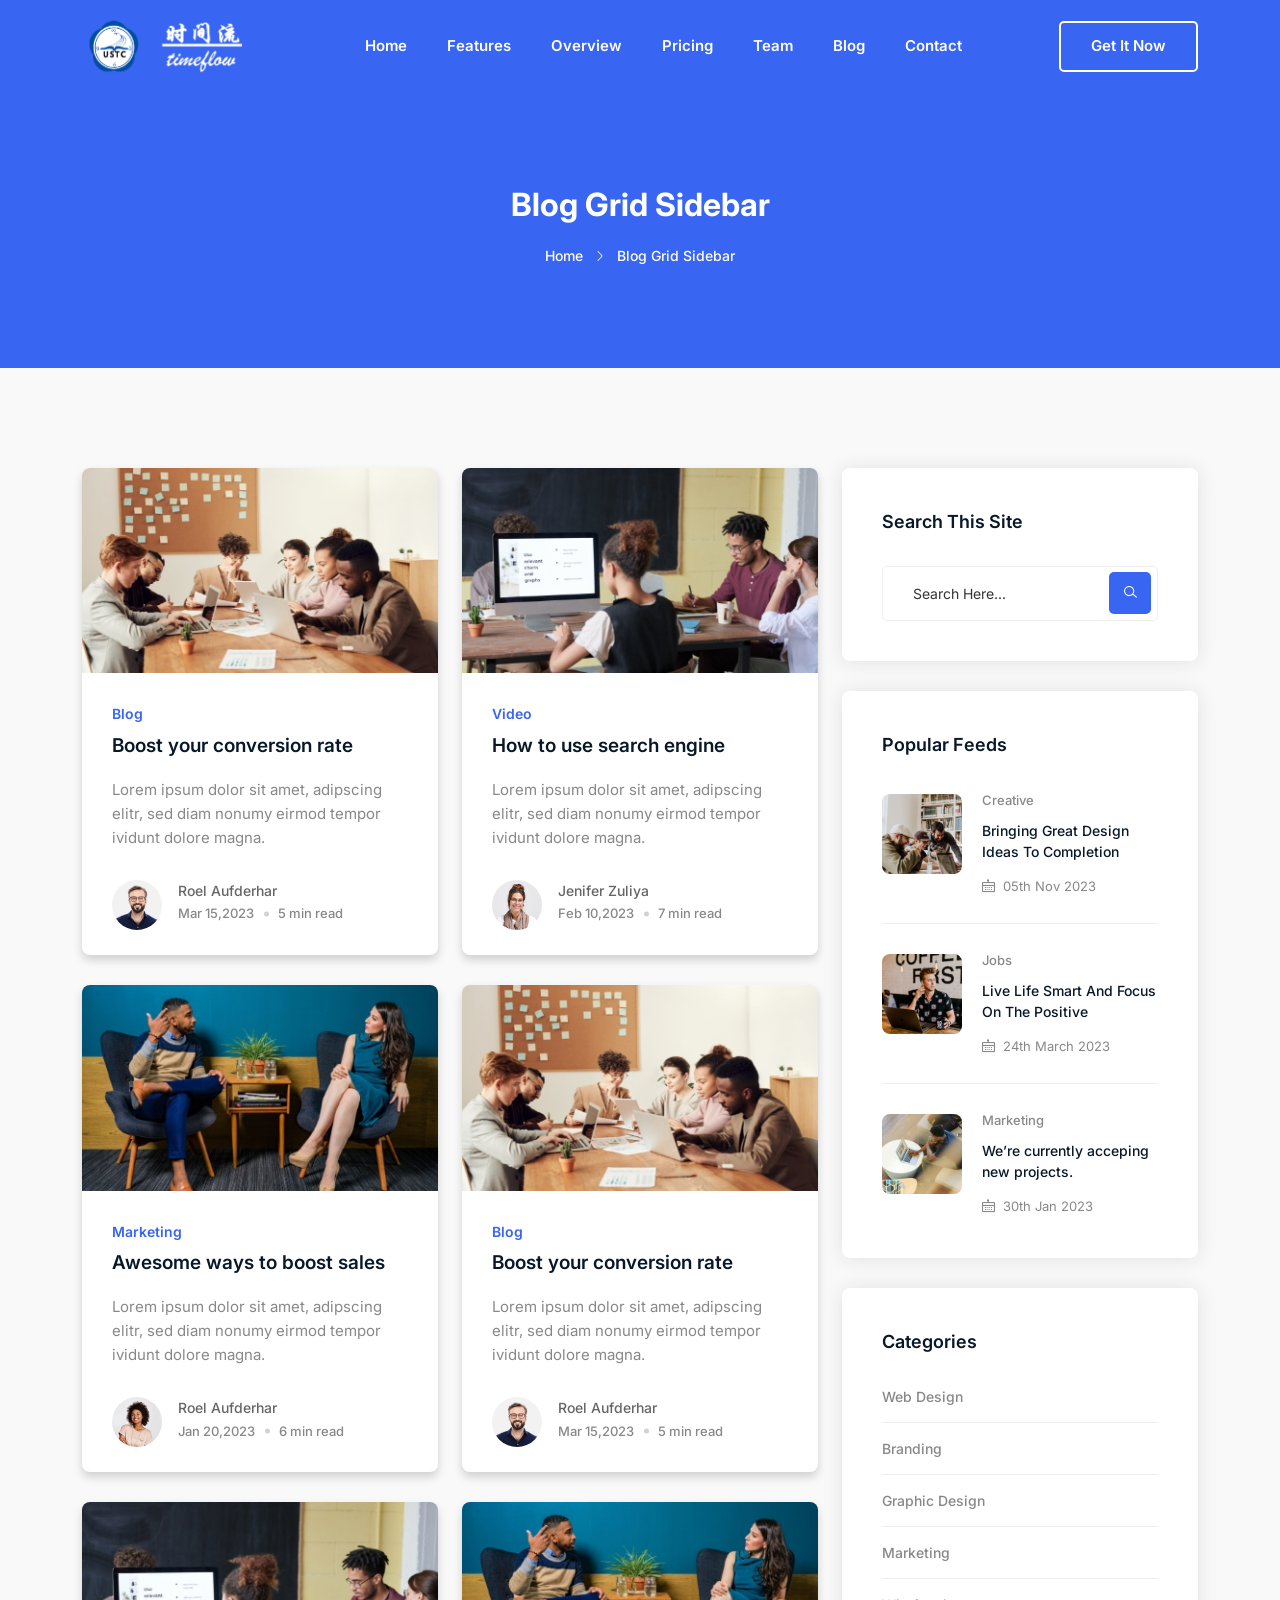
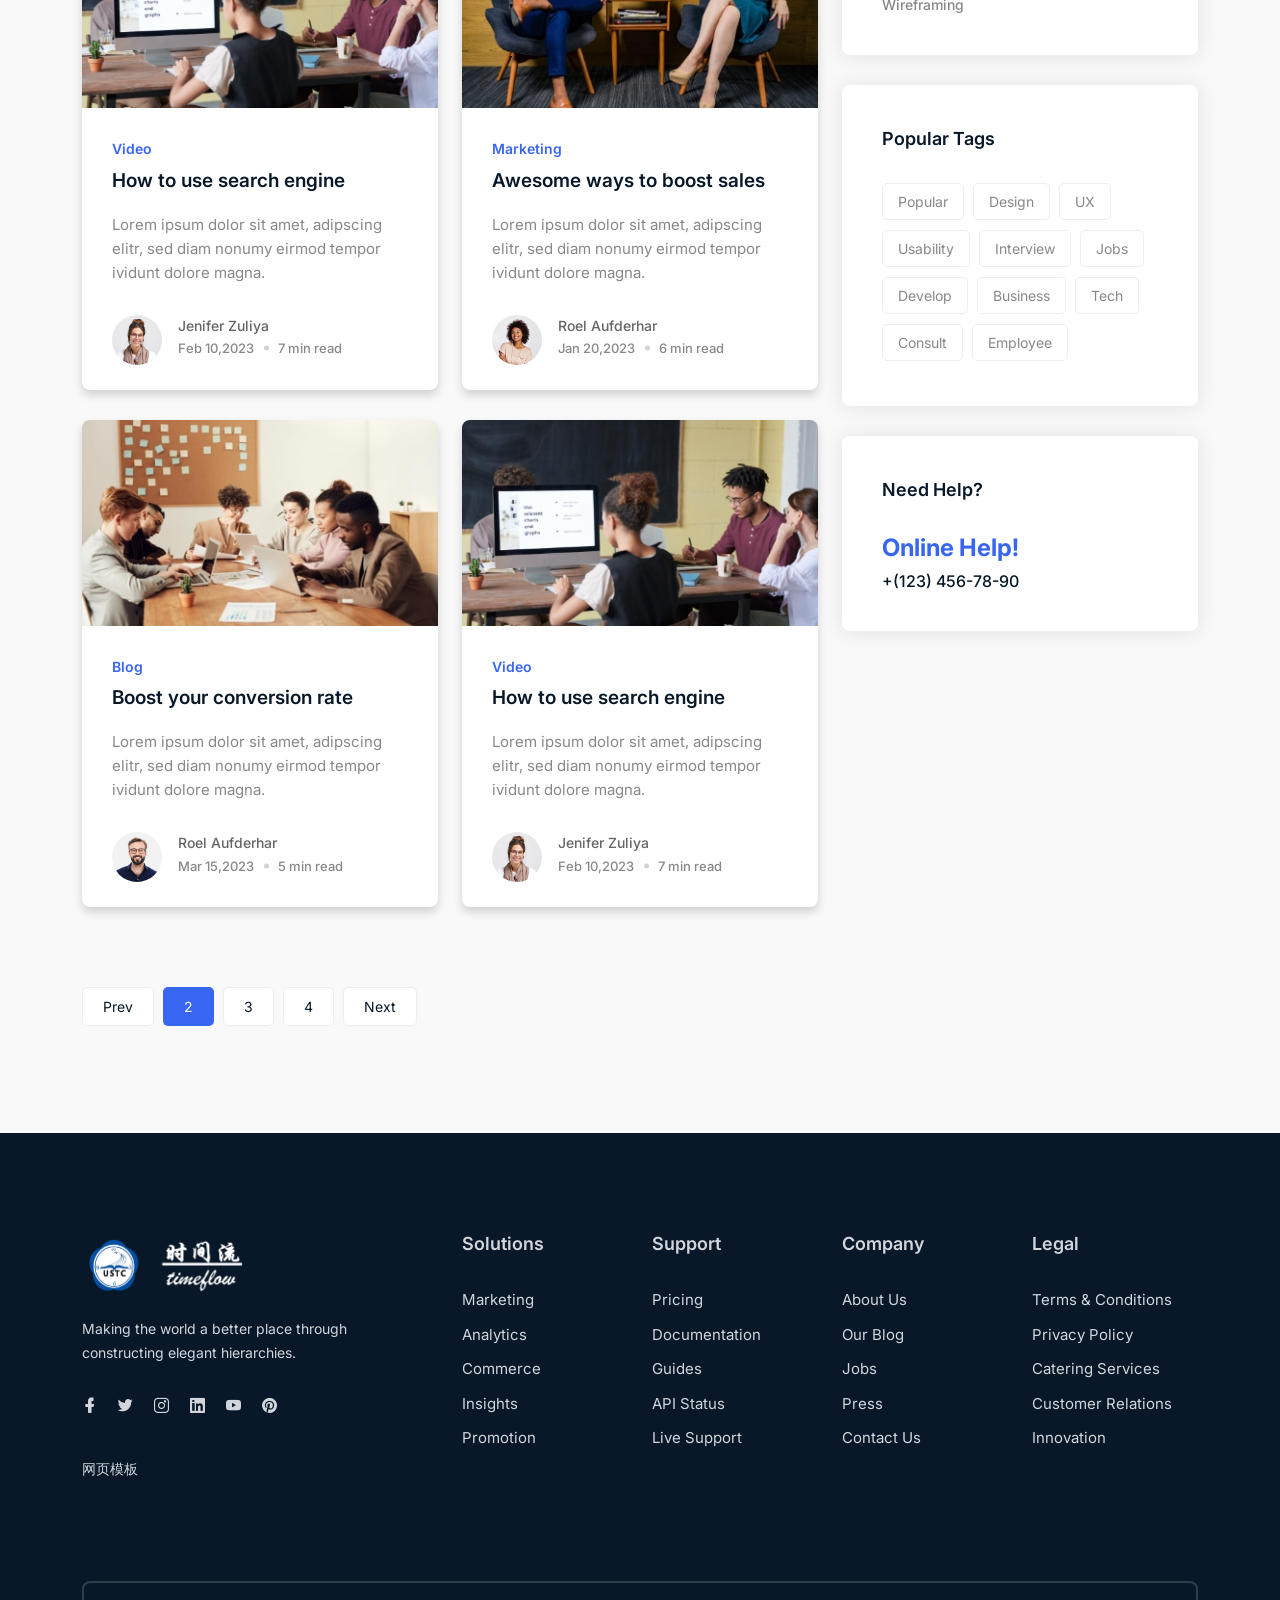
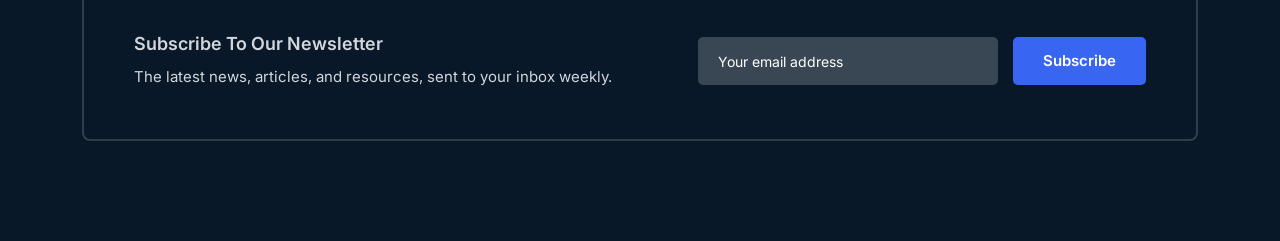
<file: blog-grid-sidebar.html>
<!DOCTYPE html>
<html class="no-js" lang="zxx">

<head>
    <meta charset="utf-8" />
    <meta http-equiv="x-ua-compatible" content="ie=edge" />
    <title>Blog Grid Sidebar - SaaSGrids Creative Landing Page HTML Template.</title>
    <meta name="description" content="" />
    <meta name="viewport" content="width=device-width, initial-scale=1" />
    <link rel="shortcut icon" type="image/x-icon" href="assets/images/favicon.svg" />

    <!-- ========================= CSS here ========================= -->
    <link rel="stylesheet" href="assets/css/bootstrap.min.css" />
    <link rel="stylesheet" href="assets/css/LineIcons.2.0.css" />
    <link rel="stylesheet" href="assets/css/animate.css" />
    <link rel="stylesheet" href="assets/css/tiny-slider.css" />
    <link rel="stylesheet" href="assets/css/glightbox.min.css" />
    <link rel="stylesheet" href="assets/css/main.css" />

</head>

<body>
    <!--[if lte IE 9]>
      <p class="browserupgrade">
        You are using an <strong>outdated</strong> browser. Please
        <a href="https://browsehappy.com/">upgrade your browser</a> to improve
        your experience and security.
      </p>
    <![endif]-->

    <!-- Preloader -->
    <div class="preloader">
        <div class="preloader-inner">
            <div class="preloader-icon">
                <span></span>
                <span></span>
            </div>
        </div>
    </div>
    <!-- /End Preloader -->

    <!-- Start Header Area -->
    <header class="header navbar-area">
        <div class="container">
            <div class="row align-items-center">
                <div class="col-lg-12">
                    <div class="nav-inner">
                        <!-- Start Navbar -->
                        <nav class="navbar navbar-expand-lg">
                            <a class="navbar-brand" href="index.html">
                                <img src="assets/images/logo/timeflow_logo.png" alt="Logo">
                            </a>
                            <button class="navbar-toggler mobile-menu-btn" type="button" data-bs-toggle="collapse"
                                data-bs-target="#navbarSupportedContent" aria-controls="navbarSupportedContent"
                                aria-expanded="false" aria-label="Toggle navigation">
                                <span class="toggler-icon"></span>
                                <span class="toggler-icon"></span>
                                <span class="toggler-icon"></span>
                            </button>
                            <div class="collapse navbar-collapse sub-menu-bar" id="navbarSupportedContent">
                                <ul id="nav" class="navbar-nav ms-auto">
                                    <li class="nav-item">
                                        <a href="index.html" aria-label="Toggle navigation">Home</a>
                                    </li>
                                    <li class="nav-item">
                                        <a href="#" aria-label="Toggle navigation">Features</a>
                                    </li>
                                    <li class="nav-item">
                                        <a href="#" aria-label="Toggle navigation">Overview</a>
                                    </li>
                                    <li class="nav-item">
                                        <a href="#" aria-label="Toggle navigation">Pricing</a>
                                    </li>
                                    <li class="nav-item">
                                        <a href="#" aria-label="Toggle navigation">Team</a>
                                    </li>
                                    <li class="nav-item">
                                        <a class="active dd-menu collapsed" href="#blog" data-bs-toggle="collapse"
                                            data-bs-target="#submenu-1-4" aria-controls="navbarSupportedContent"
                                            aria-expanded="false" aria-label="Toggle navigation">Blog</a>
                                        <ul class="sub-menu collapse" id="submenu-1-4">
                                            <li class="nav-item active"><a href="blog-grid-sidebar.html">Blog Grid
                                                    Sidebar</a>
                                            </li>
                                            <li class="nav-item"><a href="blog-single.html">Blog Single</a></li>
                                            <li class="nav-item"><a href="blog-single-sidebar.html">Blog Single
                                                    Sibebar</a></li>
                                        </ul>
                                    </li>
                                    <li class="nav-item">
                                        <a href="contact.html" aria-label="Toggle navigation">Contact</a>
                                    </li>
                                </ul>
                            </div> <!-- navbar collapse -->
                            <div class="button add-list-button">
                                <a href="contact.html" class="btn">Get it now</a>
                            </div>
                        </nav>
                        <!-- End Navbar -->
                    </div>
                </div>
            </div> <!-- row -->
        </div> <!-- container -->
    </header>
    <!-- End Header Area -->

    <!-- Start Breadcrumbs -->
    <div class="breadcrumbs">
        <div class="container">
            <div class="row">
                <div class="col-lg-8 offset-lg-2 col-md-12 col-12">
                    <div class="breadcrumbs-content">
                        <h1 class="page-title">Blog Grid Sidebar</h1>
                    </div>
                    <ul class="breadcrumb-nav">
                        <li><a href="index.html">Home</a></li>
                        <li>Blog Grid Sidebar</li>
                    </ul>
                </div>
            </div>
        </div>
    </div>
    <!-- End Breadcrumbs -->

    <!-- Start Blog Singel Area -->
    <section class="section blog-section blog-list">
        <div class="container">
            <div class="row">
                <div class="col-lg-8 col-md-12 col-12">
                    <div class="row">
                        <div class="col-lg-6 col-md-6 col-12">
                            <!-- Start Single Blog -->
                            <div class="single-blog">
                                <div class="blog-img">
                                    <a href="blog-single-sidebar.html">
                                        <img src="assets/images/blog/blog-1.jpg" alt="#">
                                    </a>
                                </div>
                                <div class="blog-content">
                                    <a class="category" href="javascript:void(0)">Blog</a>
                                    <h4>
                                        <a href="blog-single-sidebar.html">Boost your conversion rate</a>
                                    </h4>
                                    <p>Lorem ipsum dolor sit amet, adipscing elitr, sed diam nonumy eirmod tempor
                                        ividunt dolore magna.</p>
                                    <div class="autor">
                                        <a href="javascript:void(0)"><img src="assets/images/blog/comment1.jpg"
                                                alt="#"></a>
                                        <a href="javascript:void(0)" class="name">Roel Aufderhar</a>
                                        <ul class="meta-content">
                                            <li>
                                                <a href="javascript:void(0)">Mar 15,2023</a>
                                            </li>
                                            <li>
                                                <a href="javascript:void(0)">5 min read</a>
                                            </li>
                                        </ul>
                                    </div>
                                </div>
                            </div>
                            <!-- End Single Blog -->
                        </div>
                        <div class="col-lg-6 col-md-6 col-12">
                            <!-- Start Single Blog -->
                            <div class="single-blog">
                                <div class="blog-img">
                                    <a href="blog-single-sidebar.html">
                                        <img src="assets/images/blog/blog-2.jpg" alt="#">
                                    </a>
                                </div>
                                <div class="blog-content">
                                    <a class="category" href="javascript:void(0)">Video</a>
                                    <h4>
                                        <a href="blog-single-sidebar.html">How to use search engine</a>
                                    </h4>
                                    <p>Lorem ipsum dolor sit amet, adipscing elitr, sed diam nonumy eirmod tempor
                                        ividunt dolore magna.</p>
                                    <div class="autor">
                                        <a href="javascript:void(0)"><img src="assets/images/blog/comment2.jpg"
                                                alt="#"></a>
                                        <a href="javascript:void(0)" class="name">Jenifer Zuliya</a>
                                        <ul class="meta-content">
                                            <li>
                                                <a href="javascript:void(0)">Feb 10,2023</a>
                                            </li>
                                            <li>
                                                <a href="javascript:void(0)">7 min read</a>
                                            </li>
                                        </ul>
                                    </div>
                                </div>
                            </div>
                            <!-- End Single Blog -->
                        </div>
                        <div class="col-lg-6 col-md-6 col-12">
                            <!-- Start Single Blog -->
                            <div class="single-blog">
                                <div class="blog-img">
                                    <a href="blog-single-sidebar.html">
                                        <img src="assets/images/blog/blog-3.jpg" alt="#">
                                    </a>
                                </div>
                                <div class="blog-content">
                                    <a class="category" href="javascript:void(0)">Marketing</a>
                                    <h4>
                                        <a href="blog-single-sidebar.html">Awesome ways to boost sales</a>
                                    </h4>
                                    <p>Lorem ipsum dolor sit amet, adipscing elitr, sed diam nonumy eirmod tempor
                                        ividunt dolore magna.</p>
                                    <div class="autor">
                                        <a href="javascript:void(0)"><img src="assets/images/blog/comment3.jpg"
                                                alt="#"></a>
                                        <a href="javascript:void(0)" class="name">Roel Aufderhar</a>
                                        <ul class="meta-content">
                                            <li>
                                                <a href="javascript:void(0)">Jan 20,2023</a>
                                            </li>
                                            <li>
                                                <a href="javascript:void(0)">6 min read</a>
                                            </li>
                                        </ul>
                                    </div>
                                </div>
                            </div>
                            <!-- End Single Blog -->
                        </div>
                        <div class="col-lg-6 col-md-6 col-12">
                            <!-- Start Single Blog -->
                            <div class="single-blog">
                                <div class="blog-img">
                                    <a href="blog-single-sidebar.html">
                                        <img src="assets/images/blog/blog-1.jpg" alt="#">
                                    </a>
                                </div>
                                <div class="blog-content">
                                    <a class="category" href="javascript:void(0)">Blog</a>
                                    <h4>
                                        <a href="blog-single-sidebar.html">Boost your conversion rate</a>
                                    </h4>
                                    <p>Lorem ipsum dolor sit amet, adipscing elitr, sed diam nonumy eirmod tempor
                                        ividunt dolore magna.</p>
                                    <div class="autor">
                                        <a href="javascript:void(0)"><img src="assets/images/blog/comment1.jpg"
                                                alt="#"></a>
                                        <a href="javascript:void(0)" class="name">Roel Aufderhar</a>
                                        <ul class="meta-content">
                                            <li>
                                                <a href="javascript:void(0)">Mar 15,2023</a>
                                            </li>
                                            <li>
                                                <a href="javascript:void(0)">5 min read</a>
                                            </li>
                                        </ul>
                                    </div>
                                </div>
                            </div>
                            <!-- End Single Blog -->
                        </div>
                        <div class="col-lg-6 col-md-6 col-12">
                            <!-- Start Single Blog -->
                            <div class="single-blog">
                                <div class="blog-img">
                                    <a href="blog-single-sidebar.html">
                                        <img src="assets/images/blog/blog-2.jpg" alt="#">
                                    </a>
                                </div>
                                <div class="blog-content">
                                    <a class="category" href="javascript:void(0)">Video</a>
                                    <h4>
                                        <a href="blog-single-sidebar.html">How to use search engine</a>
                                    </h4>
                                    <p>Lorem ipsum dolor sit amet, adipscing elitr, sed diam nonumy eirmod tempor
                                        ividunt dolore magna.</p>
                                    <div class="autor">
                                        <a href="javascript:void(0)"><img src="assets/images/blog/comment2.jpg"
                                                alt="#"></a>
                                        <a href="javascript:void(0)" class="name">Jenifer Zuliya</a>
                                        <ul class="meta-content">
                                            <li>
                                                <a href="javascript:void(0)">Feb 10,2023</a>
                                            </li>
                                            <li>
                                                <a href="javascript:void(0)">7 min read</a>
                                            </li>
                                        </ul>
                                    </div>
                                </div>
                            </div>
                            <!-- End Single Blog -->
                        </div>
                        <div class="col-lg-6 col-md-6 col-12">
                            <!-- Start Single Blog -->
                            <div class="single-blog">
                                <div class="blog-img">
                                    <a href="blog-single-sidebar.html">
                                        <img src="assets/images/blog/blog-3.jpg" alt="#">
                                    </a>
                                </div>
                                <div class="blog-content">
                                    <a class="category" href="javascript:void(0)">Marketing</a>
                                    <h4>
                                        <a href="blog-single-sidebar.html">Awesome ways to boost sales</a>
                                    </h4>
                                    <p>Lorem ipsum dolor sit amet, adipscing elitr, sed diam nonumy eirmod tempor
                                        ividunt dolore magna.</p>
                                    <div class="autor">
                                        <a href="javascript:void(0)"><img src="assets/images/blog/comment3.jpg"
                                                alt="#"></a>
                                        <a href="javascript:void(0)" class="name">Roel Aufderhar</a>
                                        <ul class="meta-content">
                                            <li>
                                                <a href="javascript:void(0)">Jan 20,2023</a>
                                            </li>
                                            <li>
                                                <a href="javascript:void(0)">6 min read</a>
                                            </li>
                                        </ul>
                                    </div>
                                </div>
                            </div>
                            <!-- End Single Blog -->
                        </div>
                        <div class="col-lg-6 col-md-6 col-12">
                            <!-- Start Single Blog -->
                            <div class="single-blog">
                                <div class="blog-img">
                                    <a href="blog-single-sidebar.html">
                                        <img src="assets/images/blog/blog-1.jpg" alt="#">
                                    </a>
                                </div>
                                <div class="blog-content">
                                    <a class="category" href="javascript:void(0)">Blog</a>
                                    <h4>
                                        <a href="blog-single-sidebar.html">Boost your conversion rate</a>
                                    </h4>
                                    <p>Lorem ipsum dolor sit amet, adipscing elitr, sed diam nonumy eirmod tempor
                                        ividunt dolore magna.</p>
                                    <div class="autor">
                                        <a href="javascript:void(0)"><img src="assets/images/blog/comment1.jpg"
                                                alt="#"></a>
                                        <a href="javascript:void(0)" class="name">Roel Aufderhar</a>
                                        <ul class="meta-content">
                                            <li>
                                                <a href="javascript:void(0)">Mar 15,2023</a>
                                            </li>
                                            <li>
                                                <a href="javascript:void(0)">5 min read</a>
                                            </li>
                                        </ul>
                                    </div>
                                </div>
                            </div>
                            <!-- End Single Blog -->
                        </div>
                        <div class="col-lg-6 col-md-6 col-12">
                            <!-- Start Single Blog -->
                            <div class="single-blog">
                                <div class="blog-img">
                                    <a href="blog-single-sidebar.html">
                                        <img src="assets/images/blog/blog-2.jpg" alt="#">
                                    </a>
                                </div>
                                <div class="blog-content">
                                    <a class="category" href="javascript:void(0)">Video</a>
                                    <h4>
                                        <a href="blog-single-sidebar.html">How to use search engine</a>
                                    </h4>
                                    <p>Lorem ipsum dolor sit amet, adipscing elitr, sed diam nonumy eirmod tempor
                                        ividunt dolore magna.</p>
                                    <div class="autor">
                                        <a href="javascript:void(0)"><img src="assets/images/blog/comment2.jpg"
                                                alt="#"></a>
                                        <a href="javascript:void(0)" class="name">Jenifer Zuliya</a>
                                        <ul class="meta-content">
                                            <li>
                                                <a href="javascript:void(0)">Feb 10,2023</a>
                                            </li>
                                            <li>
                                                <a href="javascript:void(0)">7 min read</a>
                                            </li>
                                        </ul>
                                    </div>
                                </div>
                            </div>
                            <!-- End Single Blog -->
                        </div>
                    </div>
                    <!-- Pagination -->
                    <div class="pagination left blog-grid-page">
                        <ul class="pagination-list">
                            <li><a href="javascript:void(0)">Prev</a></li>
                            <li class="active"><a href="javascript:void(0)">2</a></li>
                            <li><a href="javascript:void(0)">3</a></li>
                            <li><a href="javascript:void(0)">4</a></li>
                            <li><a href="javascript:void(0)">Next</a></li>
                        </ul>
                    </div>
                    <!--/ End Pagination -->
                </div>
                <aside class="col-lg-4 col-md-12 col-12">
                    <div class="sidebar blog-grid-page">
                        <!-- Start Single Widget -->
                        <div class="widget search-widget">
                            <h5 class="widget-title">Search This Site</h5>
                            <form action="#">
                                <input type="text" placeholder="Search Here...">
                                <button type="submit"><i class="lni lni-search-alt"></i></button>
                            </form>
                        </div>
                        <!-- End Single Widget -->
                        <!-- Start Single Widget -->
                        <div class="widget popular-feeds">
                            <h5 class="widget-title">Popular Feeds</h5>
                            <div class="popular-feed-loop">
                                <div class="single-popular-feed">
                                    <div class="feed-desc">
                                        <a class="feed-img" href="blog-single-sidebar.html">
                                            <img src="assets/images/blog/blog-sidebar-1.jpg" alt="#">
                                        </a>
                                        <a href="javascript:void(0)" class="cetagory">Creative</a>
                                        <h6 class="post-title"><a href="blog-single-sidebar.html">Bringing Great Design
                                                Ideas To Completion</a></h6>
                                        <span class="time"><i class="lni lni-calendar"></i> 05th Nov 2023</span>
                                    </div>
                                </div>
                                <div class="single-popular-feed">
                                    <div class="feed-desc">
                                        <a class="feed-img" href="blog-single-sidebar.html">
                                            <img src="assets/images/blog/blog-sidebar-2.jpg" alt="#">
                                        </a>
                                        <a href="javascript:void(0)" class="cetagory">Jobs</a>
                                        <h6 class="post-title"><a href="blog-single-sidebar.html">Live Life Smart And
                                                Focus On The Positive</a></h6>
                                        <span class="time"><i class="lni lni-calendar"></i> 24th March 2023</span>
                                    </div>
                                </div>
                                <div class="single-popular-feed">
                                    <div class="feed-desc">
                                        <a class="feed-img" href="blog-single-sidebar.html">
                                            <img src="assets/images/blog/blog-sidebar-3.jpg" alt="#">
                                        </a>
                                        <a href="javascript:void(0)" class="cetagory">Marketing</a>
                                        <h6 class="post-title"><a href="blog-single-sidebar.html">We’re currently
                                                acceping new projects.</a></h6>
                                        <span class="time"><i class="lni lni-calendar"></i> 30th Jan 2023</span>
                                    </div>
                                </div>
                            </div>
                        </div>
                        <!-- End Single Widget -->
                        <!-- Start Single Widget -->
                        <div class="widget categories-widget">
                            <h5 class="widget-title">Categories</h5>
                            <ul class="custom">
                                <li>
                                    <a href="javascript:void(0)">Web Design</a>
                                </li>
                                <li>
                                    <a href="javascript:void(0)">Branding</a>
                                </li>
                                <li>
                                    <a href="javascript:void(0)">Graphic Design</a>
                                </li>
                                <li>
                                    <a href="javascript:void(0)">Marketing</a>
                                </li>
                                <li>
                                    <a href="javascript:void(0)">Wireframing</a>
                                </li>
                            </ul>
                        </div>
                        <!-- End Single Widget -->
                        <!-- Start Single Widget -->
                        <div class="widget popular-tag-widget">
                            <h5 class="widget-title">Popular Tags</h5>
                            <div class="tags">
                                <a href="javascript:void(0)">Popular</a>
                                <a href="javascript:void(0)">Design</a>
                                <a href="javascript:void(0)">UX</a>
                                <a href="javascript:void(0)">Usability</a>
                                <a href="javascript:void(0)">Interview</a>
                                <a href="javascript:void(0)">Jobs</a>
                                <a href="javascript:void(0)">Develop</a>
                                <a href="javascript:void(0)">Business</a>
                                <a href="javascript:void(0)">Tech</a>
                                <a href="javascript:void(0)">Consult</a>
                                <a href="javascript:void(0)">Employee</a>
                            </div>
                        </div>
                        <!-- End Single Widget -->
                        <!-- Start Single Widget -->
                        <div class="widget help-call">
                            <h5 class="widget-title">Need Help?</h5>
                            <div class="inner">
                                <h3>
                                    Online Help!
                                    <span>+(123) 456-78-90</span>
                                </h3>
                            </div>
                        </div>
                        <!-- End Single Widget -->
                    </div>
                </aside>
            </div>
        </div>
    </section>
    <!-- End Blog Singel Area -->

    <!-- Start Footer Area -->
    <footer class="footer">
        <!-- Start Footer Top -->
        <div class="footer-top">
            <div class="container">
                <div class="row">
                    <div class="col-lg-4 col-md-4 col-12">
                        <!-- Single Widget -->
                        <div class="single-footer f-about">
                            <div class="logo">
                                <a href="index.html">
                                    <img src="assets/images/logo/timeflow_logo.png" alt="#">
                                </a>
                            </div>
                            <p>Making the world a better place through constructing elegant hierarchies.</p>
                            <ul class="social">
                                <li><a href="javascript:void(0)"><i class="lni lni-facebook-filled"></i></a></li>
                                <li><a href="javascript:void(0)"><i class="lni lni-twitter-original"></i></a></li>
                                <li><a href="javascript:void(0)"><i class="lni lni-instagram"></i></a></li>
                                <li><a href="javascript:void(0)"><i class="lni lni-linkedin-original"></i></a></li>
                                <li><a href="javascript:void(0)"><i class="lni lni-youtube"></i></a></li>
                                <li><a href="javascript:void(0)"><i class="lni lni-pinterest"></i></a></li>
                            </ul>
                            <p class="copyright-text"><a target="_blank" href="http://www.mobanwang.com/" title="网页模板">网页模板</a>
                            </p>
                        </div>
                        <!-- End Single Widget -->
                    </div>
                    <div class="col-lg-8 col-md-8 col-12">
                        <div class="row">
                            <div class="col-lg-3 col-md-6 col-12">
                                <!-- Single Widget -->
                                <div class="single-footer f-link">
                                    <h3>Solutions</h3>
                                    <ul>
                                        <li><a href="javascript:void(0)">Marketing</a></li>
                                        <li><a href="javascript:void(0)">Analytics</a></li>
                                        <li><a href="javascript:void(0)">Commerce</a></li>
                                        <li><a href="javascript:void(0)">Insights</a></li>
                                        <li><a href="javascript:void(0)">Promotion</a></li>
                                    </ul>
                                </div>
                                <!-- End Single Widget -->
                            </div>
                            <div class="col-lg-3 col-md-6 col-12">
                                <!-- Single Widget -->
                                <div class="single-footer f-link">
                                    <h3>Support</h3>
                                    <ul>
                                        <li><a href="javascript:void(0)">Pricing</a></li>
                                        <li><a href="javascript:void(0)">Documentation</a></li>
                                        <li><a href="javascript:void(0)">Guides</a></li>
                                        <li><a href="javascript:void(0)">API Status</a></li>
                                        <li><a href="javascript:void(0)">Live Support</a></li>
                                    </ul>
                                </div>
                                <!-- End Single Widget -->
                            </div>
                            <div class="col-lg-3 col-md-6 col-12">
                                <!-- Single Widget -->
                                <div class="single-footer f-link">
                                    <h3>Company</h3>
                                    <ul>
                                        <li><a href="javascript:void(0)">About Us</a></li>
                                        <li><a href="javascript:void(0)">Our Blog</a></li>
                                        <li><a href="javascript:void(0)">Jobs</a></li>
                                        <li><a href="javascript:void(0)">Press</a></li>
                                        <li><a href="javascript:void(0)">Contact Us</a></li>
                                    </ul>
                                </div>
                                <!-- End Single Widget -->
                            </div>
                            <div class="col-lg-3 col-md-6 col-12">
                                <!-- Single Widget -->
                                <div class="single-footer f-link">
                                    <h3>Legal</h3>
                                    <ul>
                                        <li><a href="javascript:void(0)">Terms & Conditions</a></li>
                                        <li><a href="javascript:void(0)">Privacy Policy</a></li>
                                        <li><a href="javascript:void(0)">Catering Services</a></li>
                                        <li><a href="javascript:void(0)">Customer Relations</a></li>
                                        <li><a href="javascript:void(0)">Innovation</a></li>
                                    </ul>
                                </div>
                                <!-- End Single Widget -->
                            </div>
                        </div>
                    </div>
                </div>
            </div>
        </div>
        <!--/ End Footer Top -->
        <!-- Start Footer Newsletter -->
        <div class="footer-newsletter">
            <div class="container">
                <div class="inner-content">
                    <div class="row align-items-center">
                        <div class="col-lg-6 col-md-5 col-12">
                            <div class="title">
                                <h3>Subscribe to our newsletter</h3>
                                <p>The latest news, articles, and resources, sent to your inbox weekly.</p>
                            </div>
                        </div>
                        <div class="col-lg-6 col-md-7 col-12">
                            <div class="form">
                                <form action="#" method="get" target="_blank" class="newsletter-form">
                                    <input name="EMAIL" placeholder="Your email address" type="email">
                                    <div class="button">
                                        <button class="btn">Subscribe<span class="dir-part"></span></button>
                                    </div>
                                </form>
                            </div>
                        </div>
                    </div>
                </div>
            </div>
        </div>
        <!-- End Footer Newsletter -->
    </footer>
    <!--/ End Footer Area -->

    <!-- ========================= scroll-top ========================= -->
    <a href="#" class="scroll-top">
        <i class="lni lni-chevron-up"></i>
    </a>

    <!-- ========================= JS here ========================= -->
    <script src="assets/js/bootstrap.min.js"></script>
    <script src="assets/js/wow.min.js"></script>
    <script src="assets/js/tiny-slider.js"></script>
    <script src="assets/js/glightbox.min.js"></script>
    <script src="assets/js/main.js"></script>
</body>

</html>
</file>
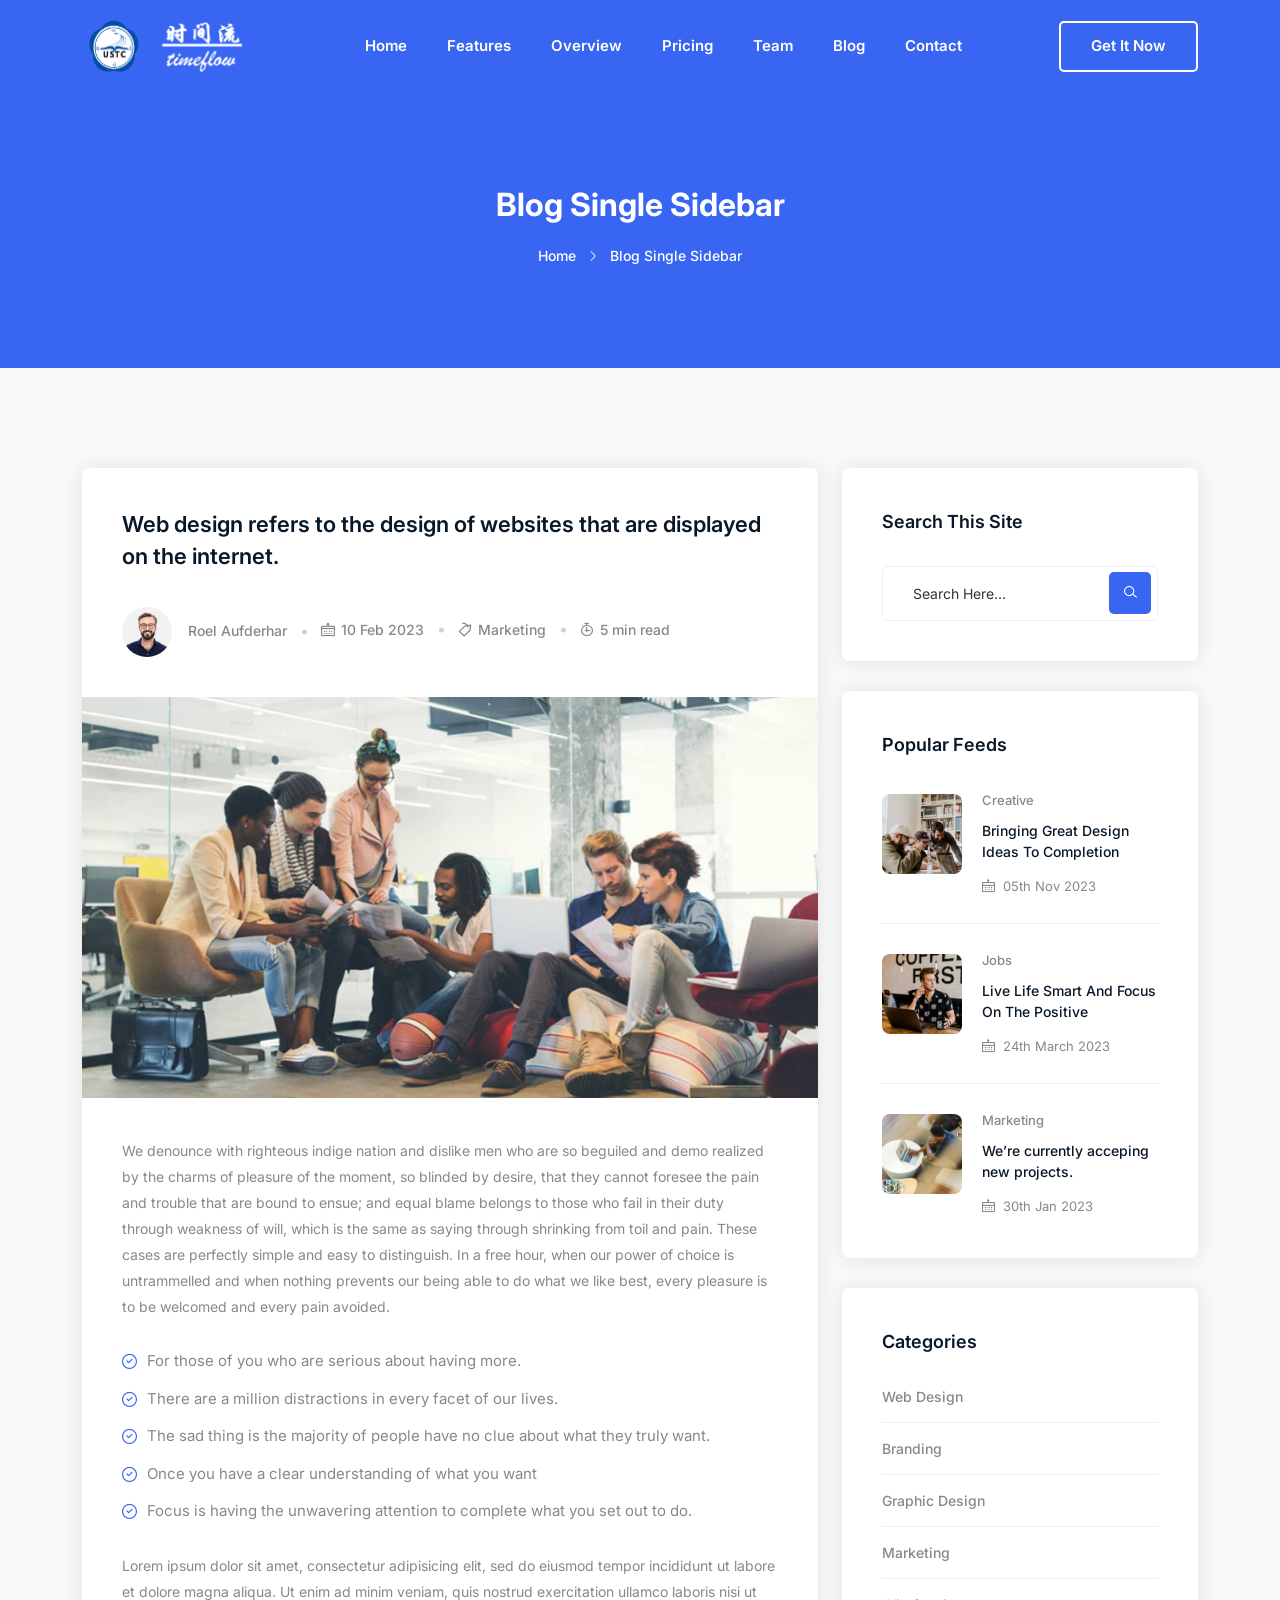
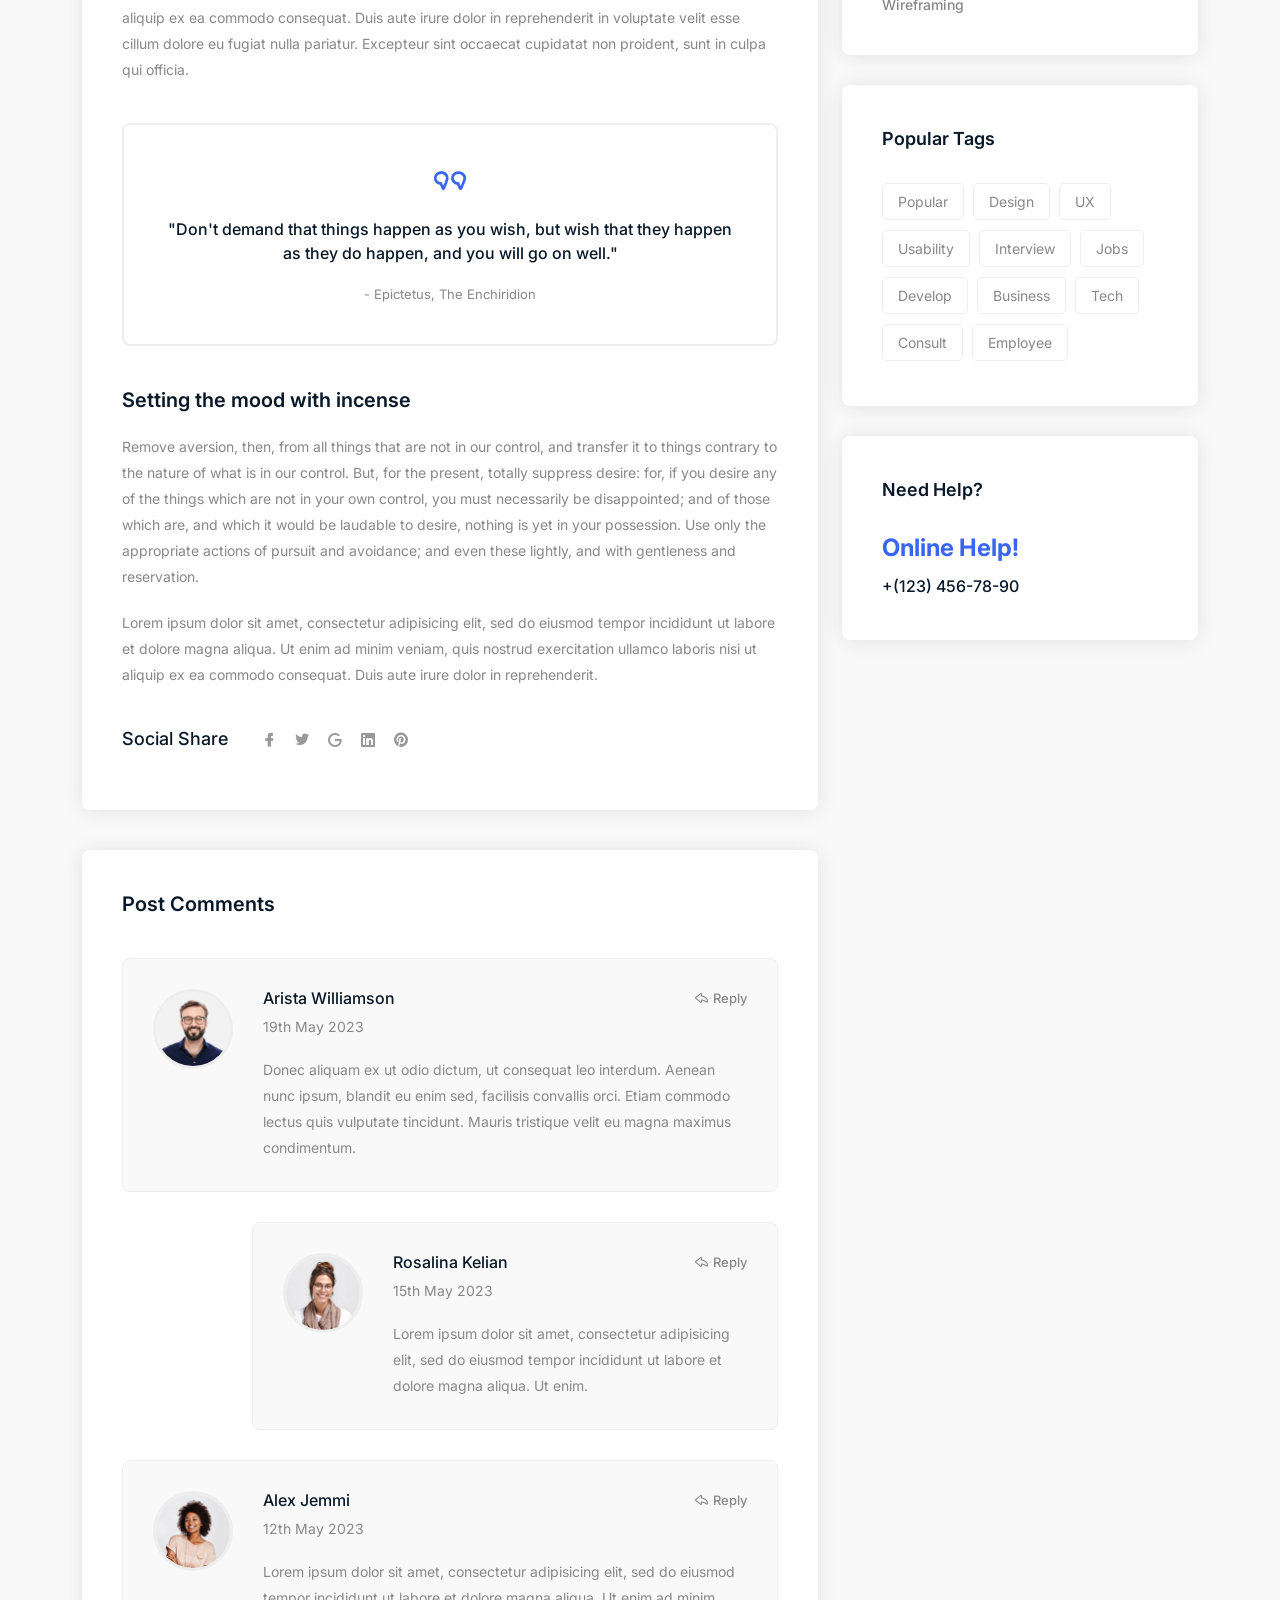
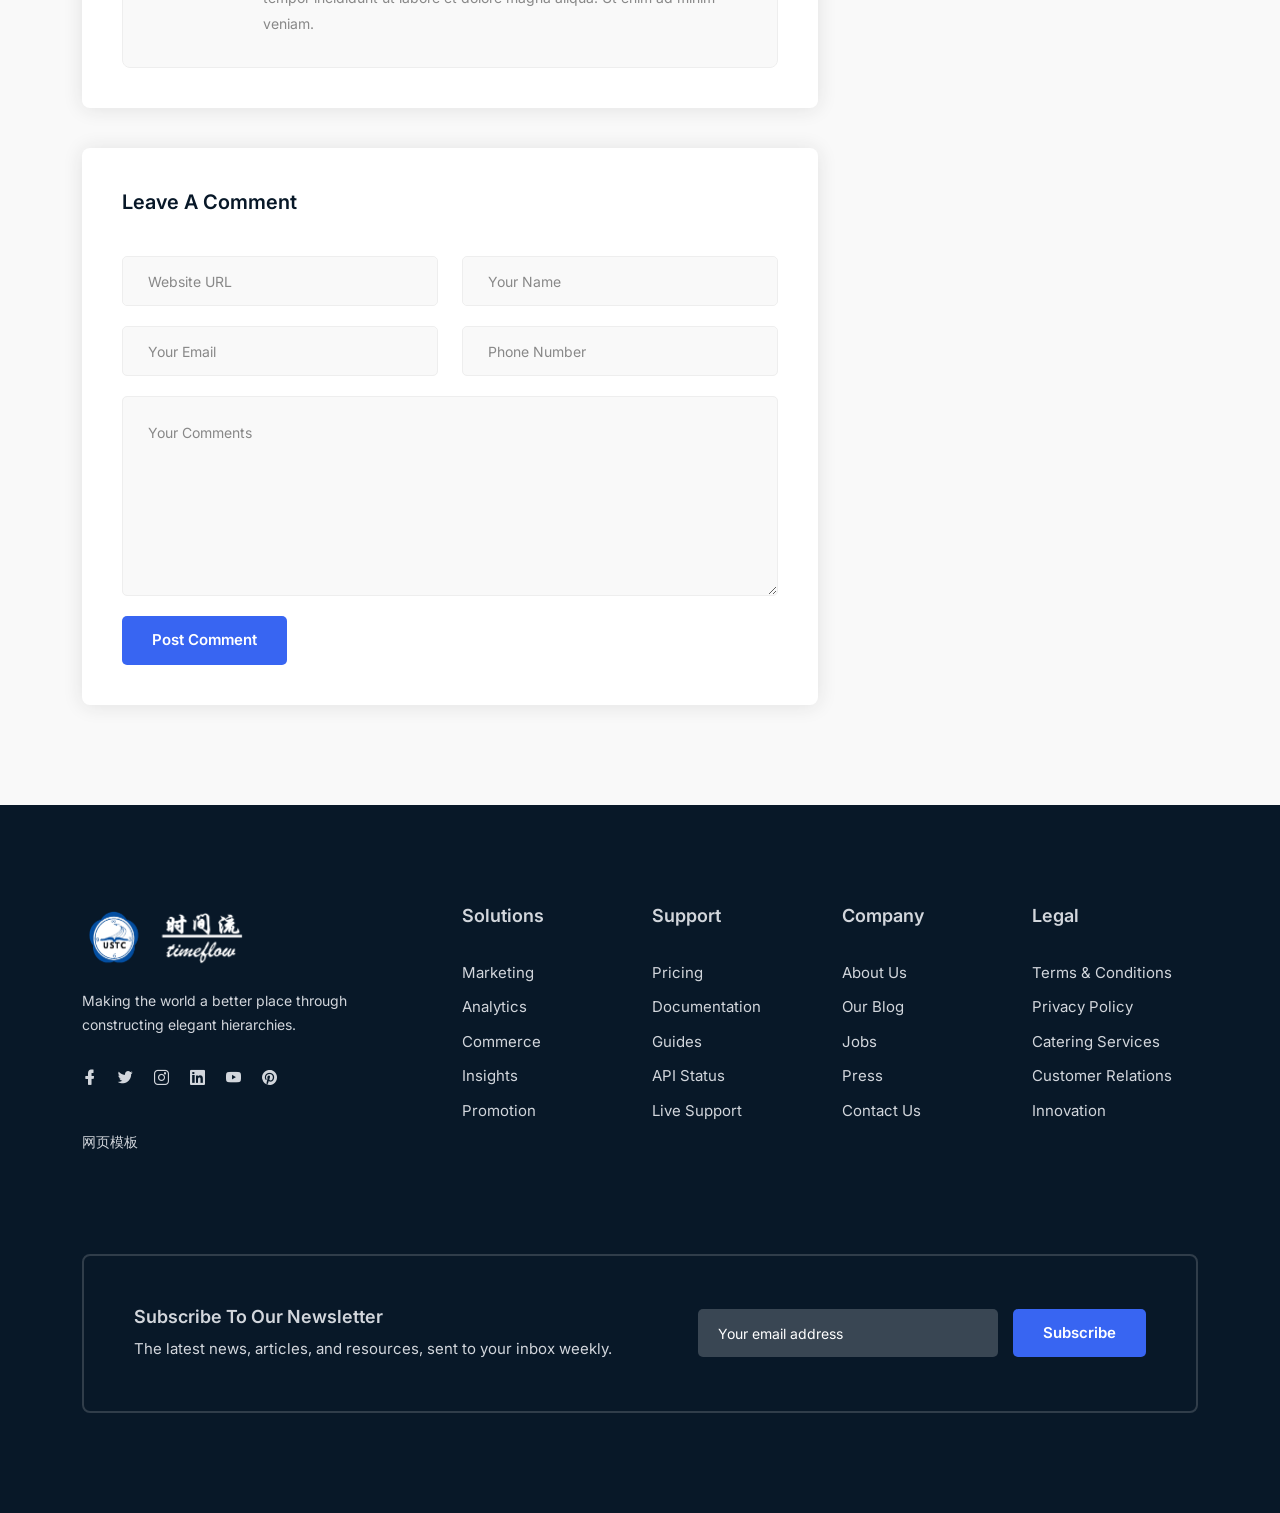
<file: blog-single-sidebar.html>
<!DOCTYPE html>
<html class="no-js" lang="zxx">

<head>
    <meta charset="utf-8" />
    <meta http-equiv="x-ua-compatible" content="ie=edge" />
    <title>Blog Single Sidebar - SaaSGrids Creative Landing Page HTML Template.</title>
    <meta name="description" content="" />
    <meta name="viewport" content="width=device-width, initial-scale=1" />
    <link rel="shortcut icon" type="image/x-icon" href="assets/images/favicon.svg" />

    <!-- ========================= CSS here ========================= -->
    <link rel="stylesheet" href="assets/css/bootstrap.min.css" />
    <link rel="stylesheet" href="assets/css/LineIcons.2.0.css" />
    <link rel="stylesheet" href="assets/css/animate.css" />
    <link rel="stylesheet" href="assets/css/tiny-slider.css" />
    <link rel="stylesheet" href="assets/css/glightbox.min.css" />
    <link rel="stylesheet" href="assets/css/main.css" />

</head>

<body>
    <!--[if lte IE 9]>
      <p class="browserupgrade">
        You are using an <strong>outdated</strong> browser. Please
        <a href="https://browsehappy.com/">upgrade your browser</a> to improve
        your experience and security.
      </p>
    <![endif]-->

    <!-- Preloader -->
    <div class="preloader">
        <div class="preloader-inner">
            <div class="preloader-icon">
                <span></span>
                <span></span>
            </div>
        </div>
    </div>
    <!-- /End Preloader -->

    <!-- Start Header Area -->
    <header class="header navbar-area">
        <div class="container">
            <div class="row align-items-center">
                <div class="col-lg-12">
                    <div class="nav-inner">
                        <!-- Start Navbar -->
                        <nav class="navbar navbar-expand-lg">
                            <a class="navbar-brand" href="index.html">
                                <img src="assets/images/logo/timeflow_logo.png" alt="Logo">
                            </a>
                            <button class="navbar-toggler mobile-menu-btn" type="button" data-bs-toggle="collapse"
                                data-bs-target="#navbarSupportedContent" aria-controls="navbarSupportedContent"
                                aria-expanded="false" aria-label="Toggle navigation">
                                <span class="toggler-icon"></span>
                                <span class="toggler-icon"></span>
                                <span class="toggler-icon"></span>
                            </button>
                            <div class="collapse navbar-collapse sub-menu-bar" id="navbarSupportedContent">
                                <ul id="nav" class="navbar-nav ms-auto">
                                    <li class="nav-item">
                                        <a href="index.html" aria-label="Toggle navigation">Home</a>
                                    </li>
                                    <li class="nav-item">
                                        <a href="#" aria-label="Toggle navigation">Features</a>
                                    </li>
                                    <li class="nav-item">
                                        <a href="#" aria-label="Toggle navigation">Overview</a>
                                    </li>
                                    <li class="nav-item">
                                        <a href="#" aria-label="Toggle navigation">Pricing</a>
                                    </li>
                                    <li class="nav-item">
                                        <a href="#" aria-label="Toggle navigation">Team</a>
                                    </li>
                                    <li class="nav-item">
                                        <a class="active dd-menu collapsed" href="#blog" data-bs-toggle="collapse"
                                            data-bs-target="#submenu-1-4" aria-controls="navbarSupportedContent"
                                            aria-expanded="false" aria-label="Toggle navigation">Blog</a>
                                        <ul class="sub-menu collapse" id="submenu-1-4">
                                            <li class="nav-item"><a href="blog-grid-sidebar.html">Blog Grid
                                                    Sidebar</a>
                                            </li>
                                            <li class="nav-item"><a href="blog-single.html">Blog Single</a></li>
                                            <li class="nav-item active"><a href="blog-single-sidebar.html">Blog Single
                                                    Sibebar</a></li>
                                        </ul>
                                    </li>
                                    <li class="nav-item">
                                        <a href="contact.html" aria-label="Toggle navigation">Contact</a>
                                    </li>
                                </ul>
                            </div> <!-- navbar collapse -->
                            <div class="button add-list-button">
                                <a href="contact.html" class="btn">Get it now</a>
                            </div>
                        </nav>
                        <!-- End Navbar -->
                    </div>
                </div>
            </div> <!-- row -->
        </div> <!-- container -->
    </header>
    <!-- End Header Area -->

    <!-- Start Breadcrumbs -->
    <div class="breadcrumbs">
        <div class="container">
            <div class="row">
                <div class="col-lg-8 offset-lg-2 col-md-12 col-12">
                    <div class="breadcrumbs-content">
                        <h1 class="page-title">Blog Single Sidebar</h1>
                    </div>
                    <ul class="breadcrumb-nav">
                        <li><a href="index.html">Home</a></li>
                        <li>Blog Single Sidebar</li>
                    </ul>
                </div>
            </div>
        </div>
    </div>
    <!-- End Breadcrumbs -->

    <!-- Start Blog Singel Area -->
    <section class="section blog-single">
        <div class="container">
            <div class="row">
                <div class="col-lg-8 col-md-12 col-12">
                    <div class="single-inner">
                        <div class="post-details">
                            <div class="main-content-head">
                                <div class="meta-information">
                                    <h2 class="post-title">
                                        <a href="blog-single.html">Web design refers to the design of websites that are
                                            displayed on the internet.</a>
                                    </h2>
                                    <!-- End Meta Info -->
                                    <ul class="meta-info">
                                        <li>
                                            <a href="javascript:void(0)"><img src="assets/images/blog/comment1.jpg"
                                                    alt="#"> Roel Aufderhar</a>
                                        </li>
                                        <li>
                                            <a href="javascript:void(0)"><i class="lni lni-calendar"></i> 10 Feb 2023
                                            </a>
                                        </li>
                                        <li>
                                            <a href="javascript:void(0)"><i class="lni lni-tag"></i> Marketing</a>
                                        </li>
                                        <li>
                                            <a href="javascript:void(0)"><i class="lni lni-timer"></i> 5 min read</a>
                                        </li>
                                    </ul>
                                    <!-- End Meta Info -->
                                </div>
                                <div class="post-thumbnils">
                                    <img src="assets/images/blog/blog-single.jpg" alt="#">
                                </div>
                                <div class="detail-inner">
                                    <p>We denounce with righteous indige nation and dislike men who are so beguiled and
                                        demo
                                        realized by the charms of pleasure of the moment, so blinded by desire, that
                                        they
                                        cannot
                                        foresee the pain and trouble that are bound to ensue; and equal blame belongs to
                                        those
                                        who fail in their duty through weakness of will, which is the same as saying
                                        through
                                        shrinking from toil and pain. These cases are perfectly simple and easy to
                                        distinguish.
                                        In a free hour, when our power of choice is untrammelled and when nothing
                                        prevents
                                        our
                                        being able to do what we like best, every pleasure is to be welcomed and every
                                        pain
                                        avoided.</p>
                                    <!-- post image -->
                                    <ul class="list">
                                        <li><i class="lni lni-checkmark-circle"></i> For those of you who are serious
                                            about having
                                            more.</li>
                                        <li><i class="lni lni-checkmark-circle"></i> There are a million distractions in
                                            every
                                            facet of our lives.</li>
                                        <li><i class="lni lni-checkmark-circle"></i> The sad thing is the majority of
                                            people have
                                            no clue about what they truly want.</li>
                                        <li><i class="lni lni-checkmark-circle"></i> Once you have a clear understanding
                                            of what you
                                            want</li>
                                        <li><i class="lni lni-checkmark-circle"></i> Focus is having the unwavering
                                            attention to
                                            complete what you set out to do.</li>
                                    </ul>
                                    <p>Lorem ipsum dolor sit amet, consectetur adipisicing elit, sed do eiusmod tempor
                                        incididunt ut labore et dolore magna aliqua. Ut enim ad minim veniam, quis
                                        nostrud
                                        exercitation ullamco laboris nisi ut aliquip ex ea commodo consequat. Duis aute
                                        irure
                                        dolor in reprehenderit in voluptate velit esse cillum dolore eu fugiat nulla
                                        pariatur.
                                        Excepteur sint occaecat cupidatat non proident, sunt in culpa qui officia. </p>
                                    <!-- post quote -->
                                    <blockquote>
                                        <div class="icon">
                                            <i class="lni lni-quotation"></i>
                                        </div>
                                        <h4>"Don't demand that things happen as you wish, but wish that they happen as
                                            they
                                            do
                                            happen, and you will go on well."</h4>
                                        <span>- Epictetus, The Enchiridion</span>
                                    </blockquote>
                                    <h3>Setting the mood with incense</h3>
                                    <p>Remove aversion, then, from all things that are not in our control, and transfer
                                        it
                                        to
                                        things contrary to the nature of what is in our control. But, for the present,
                                        totally
                                        suppress desire: for, if you desire any of the things which are not in your own
                                        control,
                                        you must necessarily be disappointed; and of those which are, and which it would
                                        be
                                        laudable to desire, nothing is yet in your possession. Use only the appropriate
                                        actions
                                        of pursuit and avoidance; and even these lightly, and with gentleness and
                                        reservation.
                                    </p>
                                    <p>Lorem ipsum dolor sit amet, consectetur adipisicing elit, sed do eiusmod tempor
                                        incididunt ut labore et dolore magna aliqua. Ut enim ad minim veniam, quis
                                        nostrud
                                        exercitation ullamco laboris nisi ut aliquip ex ea commodo consequat. Duis aute
                                        irure
                                        dolor in reprehenderit. </p>
                                    <!--post tags -->
                                    <!-- Post Social Share -->
                                    <div class="post-social-media">
                                        <h5 class="share-title">Social Share</h5>
                                        <ul>
                                            <li>
                                                <a href="javascript:void(0)">
                                                    <i class="lni lni-facebook-filled"></i>
                                                    <span>facebook</span>
                                                </a>
                                            </li>
                                            <li>
                                                <a href="javascript:void(0)">
                                                    <i class="lni lni-twitter-original"></i>
                                                    <span>twitter</span>
                                                </a>
                                            </li>
                                            <li>
                                                <a href="javascript:void(0)">
                                                    <i class="lni lni-google"></i>
                                                    <span>google+</span>
                                                </a>
                                            </li>
                                            <li>
                                                <a href="javascript:void(0)">
                                                    <i class="lni lni-linkedin-original"></i>
                                                    <span>linkedin</span>
                                                </a>
                                            </li>
                                            <li>
                                                <a href="javascript:void(0)">
                                                    <i class="lni lni-pinterest"></i>
                                                    <span>pinterest</span>
                                                </a>
                                            </li>
                                        </ul>
                                    </div>
                                    <!-- Post Social Share -->
                                </div>
                            </div>
                            <!-- Comments -->
                            <div class="post-comments">
                                <h3 class="comment-title"><span>Post comments</span></h3>
                                <ul class="comments-list">
                                    <li>
                                        <div class="comment-img">
                                            <img src="assets/images/blog/comment1.jpg" alt="img">
                                        </div>
                                        <div class="comment-desc">
                                            <div class="desc-top">
                                                <h6>Arista Williamson</h6>
                                                <span class="date">19th May 2023</span>
                                                <a href="javascript:void(0)" class="reply-link"><i
                                                        class="lni lni-reply"></i>Reply</a>
                                            </div>
                                            <p>
                                                Donec aliquam ex ut odio dictum, ut consequat leo interdum. Aenean nunc
                                                ipsum, blandit eu enim sed, facilisis convallis orci. Etiam commodo
                                                lectus
                                                quis vulputate tincidunt. Mauris tristique velit eu magna maximus
                                                condimentum.
                                            </p>
                                        </div>
                                    </li>
                                    <li class="children">
                                        <div class="comment-img">
                                            <img src="assets/images/blog/comment2.jpg" alt="img">
                                        </div>
                                        <div class="comment-desc">
                                            <div class="desc-top">
                                                <h6>Rosalina Kelian</h6>
                                                <span class="date">15th May 2023</span>
                                                <a href="javascript:void(0)" class="reply-link"><i
                                                        class="lni lni-reply"></i>Reply</a>
                                            </div>
                                            <p>
                                                Lorem ipsum dolor sit amet, consectetur adipisicing elit, sed do eiusmod
                                                tempor incididunt ut labore et dolore magna aliqua. Ut enim.
                                            </p>
                                        </div>
                                    </li>
                                    <li>
                                        <div class="comment-img">
                                            <img src="assets/images/blog/comment3.jpg" alt="img">
                                        </div>
                                        <div class="comment-desc">
                                            <div class="desc-top">
                                                <h6>Alex Jemmi</h6>
                                                <span class="date">12th May 2023</span>
                                                <a href="javascript:void(0)" class="reply-link"><i
                                                        class="lni lni-reply"></i>Reply</a>
                                            </div>
                                            <p>
                                                Lorem ipsum dolor sit amet, consectetur adipisicing elit, sed do eiusmod
                                                tempor incididunt ut labore et dolore magna aliqua. Ut enim ad minim
                                                veniam.
                                            </p>
                                        </div>
                                    </li>
                                </ul>
                            </div>
                            <div class="comment-form">
                                <h3 class="comment-reply-title">Leave a comment</h3>
                                <form action="#" method="POST">
                                    <div class="row">
                                        <div class="col-lg-6 col-12">
                                            <div class="form-box form-group">
                                                <input type="text" name="name" class="form-control form-control-custom"
                                                    placeholder="Website URL" />
                                            </div>
                                        </div>
                                        <div class="col-lg-6 col-12">
                                            <div class="form-box form-group">
                                                <input type="text" name="email" class="form-control form-control-custom"
                                                    placeholder="Your Name" />
                                            </div>
                                        </div>
                                        <div class="col-lg-6 col-12">
                                            <div class="form-box form-group">
                                                <input type="email" name="email"
                                                    class="form-control form-control-custom" placeholder="Your Email" />
                                            </div>
                                        </div>
                                        <div class="col-lg-6 col-12">
                                            <div class="form-box form-group">
                                                <input type="text" name="name" class="form-control form-control-custom"
                                                    placeholder="Phone Number" />
                                            </div>
                                        </div>
                                        <div class="col-12">
                                            <div class="form-box form-group">
                                                <textarea name="#" class="form-control form-control-custom"
                                                    placeholder="Your Comments"></textarea>
                                            </div>
                                        </div>
                                        <div class="col-12">
                                            <div class="button">
                                                <button type="submit" class="btn">Post Comment</button>
                                            </div>
                                        </div>
                                    </div>
                                </form>
                            </div>
                        </div>
                    </div>
                </div>
                <aside class="col-lg-4 col-md-12 col-12">
                    <div class="sidebar blog-grid-page">
                        <!-- Start Single Widget -->
                        <div class="widget search-widget">
                            <h5 class="widget-title">Search This Site</h5>
                            <form action="#">
                                <input type="text" placeholder="Search Here...">
                                <button type="submit"><i class="lni lni-search-alt"></i></button>
                            </form>
                        </div>
                        <!-- End Single Widget -->
                        <!-- Start Single Widget -->
                        <div class="widget popular-feeds">
                            <h5 class="widget-title">Popular Feeds</h5>
                            <div class="popular-feed-loop">
                                <div class="single-popular-feed">
                                    <div class="feed-desc">
                                        <a class="feed-img" href="blog-single-sidebar.html">
                                            <img src="assets/images/blog/blog-sidebar-1.jpg" alt="#">
                                        </a>
                                        <a href="javascript:void(0)" class="cetagory">Creative</a>
                                        <h6 class="post-title"><a href="blog-single-sidebar.html">Bringing Great Design
                                                Ideas To Completion</a></h6>
                                        <span class="time"><i class="lni lni-calendar"></i> 05th Nov 2023</span>
                                    </div>
                                </div>
                                <div class="single-popular-feed">
                                    <div class="feed-desc">
                                        <a class="feed-img" href="blog-single-sidebar.html">
                                            <img src="assets/images/blog/blog-sidebar-2.jpg" alt="#">
                                        </a>
                                        <a href="javascript:void(0)" class="cetagory">Jobs</a>
                                        <h6 class="post-title"><a href="blog-single-sidebar.html">Live Life Smart And
                                                Focus On The Positive</a></h6>
                                        <span class="time"><i class="lni lni-calendar"></i> 24th March 2023</span>
                                    </div>
                                </div>
                                <div class="single-popular-feed">
                                    <div class="feed-desc">
                                        <a class="feed-img" href="blog-single-sidebar.html">
                                            <img src="assets/images/blog/blog-sidebar-3.jpg" alt="#">
                                        </a>
                                        <a href="javascript:void(0)" class="cetagory">Marketing</a>
                                        <h6 class="post-title"><a href="blog-single-sidebar.html">We’re currently
                                                acceping new projects.</a></h6>
                                        <span class="time"><i class="lni lni-calendar"></i> 30th Jan 2023</span>
                                    </div>
                                </div>
                            </div>
                        </div>
                        <!-- End Single Widget -->
                        <!-- Start Single Widget -->
                        <div class="widget categories-widget">
                            <h5 class="widget-title">Categories</h5>
                            <ul class="custom">
                                <li>
                                    <a href="javascript:void(0)">Web Design</a>
                                </li>
                                <li>
                                    <a href="javascript:void(0)">Branding</a>
                                </li>
                                <li>
                                    <a href="javascript:void(0)">Graphic Design</a>
                                </li>
                                <li>
                                    <a href="javascript:void(0)">Marketing</a>
                                </li>
                                <li>
                                    <a href="javascript:void(0)">Wireframing</a>
                                </li>
                            </ul>
                        </div>
                        <!-- End Single Widget -->
                        <!-- Start Single Widget -->
                        <div class="widget popular-tag-widget">
                            <h5 class="widget-title">Popular Tags</h5>
                            <div class="tags">
                                <a href="javascript:void(0)">Popular</a>
                                <a href="javascript:void(0)">Design</a>
                                <a href="javascript:void(0)">UX</a>
                                <a href="javascript:void(0)">Usability</a>
                                <a href="javascript:void(0)">Interview</a>
                                <a href="javascript:void(0)">Jobs</a>
                                <a href="javascript:void(0)">Develop</a>
                                <a href="javascript:void(0)">Business</a>
                                <a href="javascript:void(0)">Tech</a>
                                <a href="javascript:void(0)">Consult</a>
                                <a href="javascript:void(0)">Employee</a>
                            </div>
                        </div>
                        <!-- End Single Widget -->
                        <!-- Start Single Widget -->
                        <div class="widget help-call">
                            <h5 class="widget-title">Need Help?</h5>
                            <div class="inner">
                                <h3>
                                    Online Help!
                                    <span>+(123) 456-78-90</span>
                                </h3>
                            </div>
                        </div>
                        <!-- End Single Widget -->
                    </div>
                </aside>
            </div>
        </div>
    </section>
    <!-- End Blog Singel Area -->

    <!-- Start Footer Area -->
    <footer class="footer">
        <!-- Start Footer Top -->
        <div class="footer-top">
            <div class="container">
                <div class="row">
                    <div class="col-lg-4 col-md-4 col-12">
                        <!-- Single Widget -->
                        <div class="single-footer f-about">
                            <div class="logo">
                                <a href="index.html">
                                    <img src="assets/images/logo/timeflow_logo.png" alt="#">
                                </a>
                            </div>
                            <p>Making the world a better place through constructing elegant hierarchies.</p>
                            <ul class="social">
                                <li><a href="javascript:void(0)"><i class="lni lni-facebook-filled"></i></a></li>
                                <li><a href="javascript:void(0)"><i class="lni lni-twitter-original"></i></a></li>
                                <li><a href="javascript:void(0)"><i class="lni lni-instagram"></i></a></li>
                                <li><a href="javascript:void(0)"><i class="lni lni-linkedin-original"></i></a></li>
                                <li><a href="javascript:void(0)"><i class="lni lni-youtube"></i></a></li>
                                <li><a href="javascript:void(0)"><i class="lni lni-pinterest"></i></a></li>
                            </ul>
                            <p class="copyright-text"><a target="_blank" href="http://www.mobanwang.com/" title="网页模板">网页模板</a>
                            </p>
                        </div>
                        <!-- End Single Widget -->
                    </div>
                    <div class="col-lg-8 col-md-8 col-12">
                        <div class="row">
                            <div class="col-lg-3 col-md-6 col-12">
                                <!-- Single Widget -->
                                <div class="single-footer f-link">
                                    <h3>Solutions</h3>
                                    <ul>
                                        <li><a href="javascript:void(0)">Marketing</a></li>
                                        <li><a href="javascript:void(0)">Analytics</a></li>
                                        <li><a href="javascript:void(0)">Commerce</a></li>
                                        <li><a href="javascript:void(0)">Insights</a></li>
                                        <li><a href="javascript:void(0)">Promotion</a></li>
                                    </ul>
                                </div>
                                <!-- End Single Widget -->
                            </div>
                            <div class="col-lg-3 col-md-6 col-12">
                                <!-- Single Widget -->
                                <div class="single-footer f-link">
                                    <h3>Support</h3>
                                    <ul>
                                        <li><a href="javascript:void(0)">Pricing</a></li>
                                        <li><a href="javascript:void(0)">Documentation</a></li>
                                        <li><a href="javascript:void(0)">Guides</a></li>
                                        <li><a href="javascript:void(0)">API Status</a></li>
                                        <li><a href="javascript:void(0)">Live Support</a></li>
                                    </ul>
                                </div>
                                <!-- End Single Widget -->
                            </div>
                            <div class="col-lg-3 col-md-6 col-12">
                                <!-- Single Widget -->
                                <div class="single-footer f-link">
                                    <h3>Company</h3>
                                    <ul>
                                        <li><a href="javascript:void(0)">About Us</a></li>
                                        <li><a href="javascript:void(0)">Our Blog</a></li>
                                        <li><a href="javascript:void(0)">Jobs</a></li>
                                        <li><a href="javascript:void(0)">Press</a></li>
                                        <li><a href="javascript:void(0)">Contact Us</a></li>
                                    </ul>
                                </div>
                                <!-- End Single Widget -->
                            </div>
                            <div class="col-lg-3 col-md-6 col-12">
                                <!-- Single Widget -->
                                <div class="single-footer f-link">
                                    <h3>Legal</h3>
                                    <ul>
                                        <li><a href="javascript:void(0)">Terms & Conditions</a></li>
                                        <li><a href="javascript:void(0)">Privacy Policy</a></li>
                                        <li><a href="javascript:void(0)">Catering Services</a></li>
                                        <li><a href="javascript:void(0)">Customer Relations</a></li>
                                        <li><a href="javascript:void(0)">Innovation</a></li>
                                    </ul>
                                </div>
                                <!-- End Single Widget -->
                            </div>
                        </div>
                    </div>
                </div>
            </div>
        </div>
        <!--/ End Footer Top -->
        <!-- Start Footer Newsletter -->
        <div class="footer-newsletter">
            <div class="container">
                <div class="inner-content">
                    <div class="row align-items-center">
                        <div class="col-lg-6 col-md-5 col-12">
                            <div class="title">
                                <h3>Subscribe to our newsletter</h3>
                                <p>The latest news, articles, and resources, sent to your inbox weekly.</p>
                            </div>
                        </div>
                        <div class="col-lg-6 col-md-7 col-12">
                            <div class="form">
                                <form action="#" method="get" target="_blank" class="newsletter-form">
                                    <input name="EMAIL" placeholder="Your email address" type="email">
                                    <div class="button">
                                        <button class="btn">Subscribe<span class="dir-part"></span></button>
                                    </div>
                                </form>
                            </div>
                        </div>
                    </div>
                </div>
            </div>
        </div>
        <!-- End Footer Newsletter -->
    </footer>
    <!--/ End Footer Area -->

    <!-- ========================= scroll-top ========================= -->
    <a href="#" class="scroll-top">
        <i class="lni lni-chevron-up"></i>
    </a>

    <!-- ========================= JS here ========================= -->
    <script src="assets/js/bootstrap.min.js"></script>
    <script src="assets/js/wow.min.js"></script>
    <script src="assets/js/tiny-slider.js"></script>
    <script src="assets/js/glightbox.min.js"></script>
    <script src="assets/js/main.js"></script>
</body>

</html>
</file>
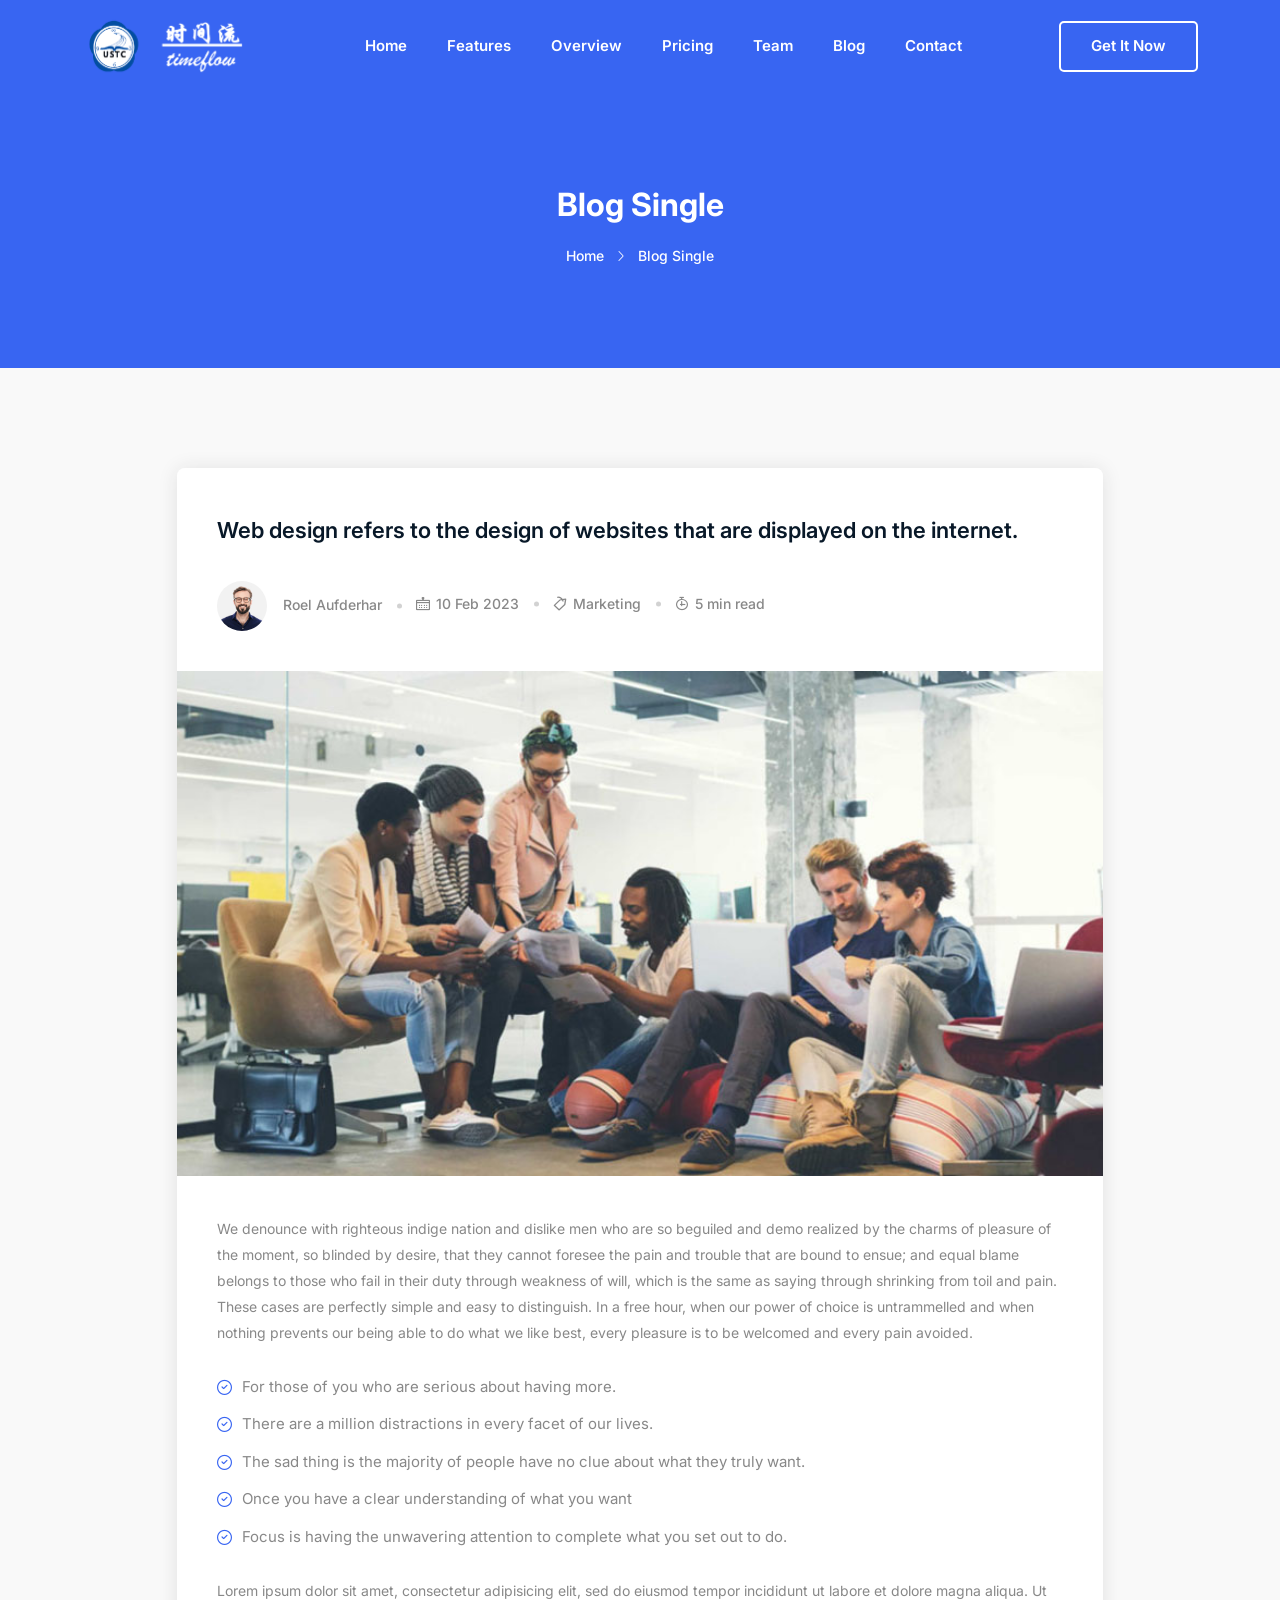
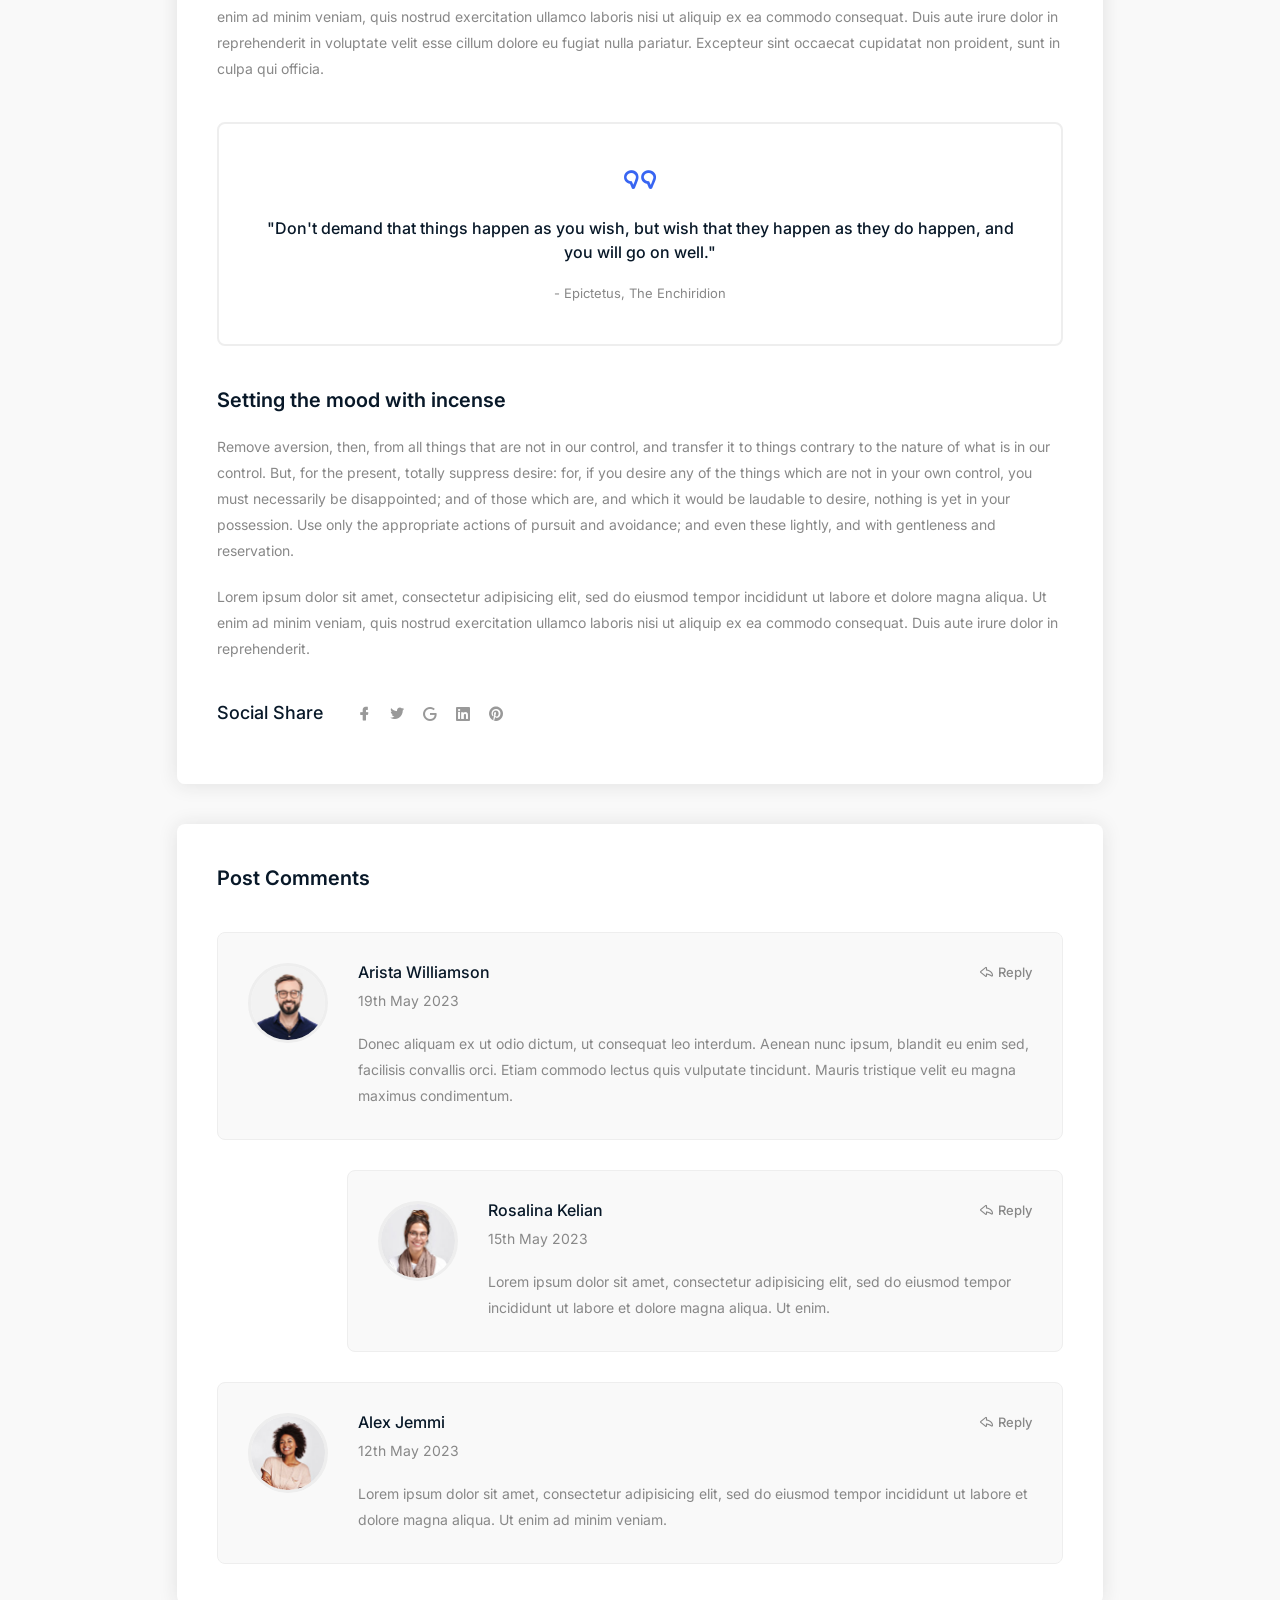
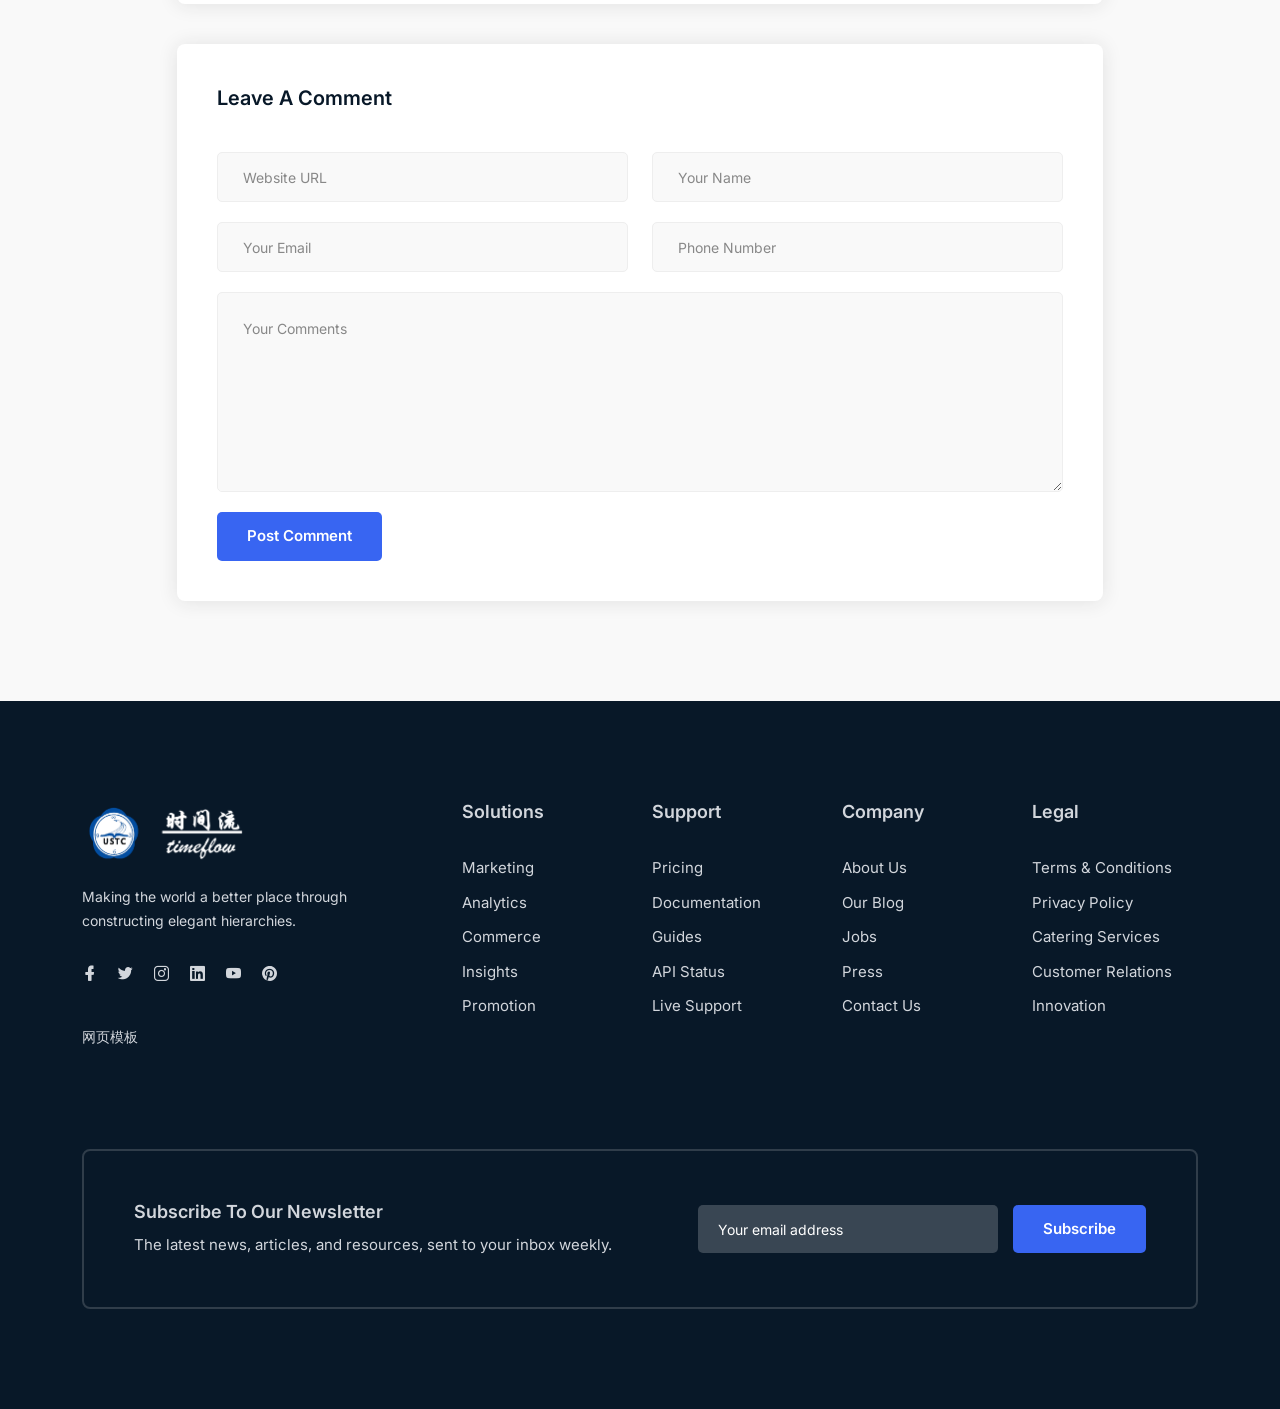
<file: blog-single.html>
<!DOCTYPE html>
<html class="no-js" lang="zxx">

<head>
    <meta charset="utf-8" />
    <meta http-equiv="x-ua-compatible" content="ie=edge" />
    <title>Blog Single - SaaSGrids Creative Landing Page HTML Template.</title>
    <meta name="description" content="" />
    <meta name="viewport" content="width=device-width, initial-scale=1" />
    <link rel="shortcut icon" type="image/x-icon" href="assets/images/favicon.svg" />

    <!-- ========================= CSS here ========================= -->
    <link rel="stylesheet" href="assets/css/bootstrap.min.css" />
    <link rel="stylesheet" href="assets/css/LineIcons.2.0.css" />
    <link rel="stylesheet" href="assets/css/animate.css" />
    <link rel="stylesheet" href="assets/css/tiny-slider.css" />
    <link rel="stylesheet" href="assets/css/glightbox.min.css" />
    <link rel="stylesheet" href="assets/css/main.css" />

</head>

<body>
    <!--[if lte IE 9]>
      <p class="browserupgrade">
        You are using an <strong>outdated</strong> browser. Please
        <a href="https://browsehappy.com/">upgrade your browser</a> to improve
        your experience and security.
      </p>
    <![endif]-->

    <!-- Preloader -->
    <div class="preloader">
        <div class="preloader-inner">
            <div class="preloader-icon">
                <span></span>
                <span></span>
            </div>
        </div>
    </div>
    <!-- /End Preloader -->

    <!-- Start Header Area -->
    <header class="header navbar-area">
        <div class="container">
            <div class="row align-items-center">
                <div class="col-lg-12">
                    <div class="nav-inner">
                        <!-- Start Navbar -->
                        <nav class="navbar navbar-expand-lg">
                            <a class="navbar-brand" href="index.html">
                                <img src="assets/images/logo/timeflow_logo.png" alt="Logo">
                            </a>
                            <button class="navbar-toggler mobile-menu-btn" type="button" data-bs-toggle="collapse"
                                data-bs-target="#navbarSupportedContent" aria-controls="navbarSupportedContent"
                                aria-expanded="false" aria-label="Toggle navigation">
                                <span class="toggler-icon"></span>
                                <span class="toggler-icon"></span>
                                <span class="toggler-icon"></span>
                            </button>
                            <div class="collapse navbar-collapse sub-menu-bar" id="navbarSupportedContent">
                                <ul id="nav" class="navbar-nav ms-auto">
                                    <li class="nav-item">
                                        <a href="index.html" aria-label="Toggle navigation">Home</a>
                                    </li>
                                    <li class="nav-item">
                                        <a href="#" aria-label="Toggle navigation">Features</a>
                                    </li>
                                    <li class="nav-item">
                                        <a href="#" aria-label="Toggle navigation">Overview</a>
                                    </li>
                                    <li class="nav-item">
                                        <a href="#" aria-label="Toggle navigation">Pricing</a>
                                    </li>
                                    <li class="nav-item">
                                        <a href="#" aria-label="Toggle navigation">Team</a>
                                    </li>
                                    <li class="nav-item">
                                        <a class="active dd-menu collapsed" href="#blog" data-bs-toggle="collapse"
                                            data-bs-target="#submenu-1-4" aria-controls="navbarSupportedContent"
                                            aria-expanded="false" aria-label="Toggle navigation">Blog</a>
                                        <ul class="sub-menu collapse" id="submenu-1-4">
                                            <li class="nav-item"><a href="blog-grid-sidebar.html">Blog Grid
                                                    Sidebar</a>
                                            </li>
                                            <li class="nav-item active"><a href="blog-single.html">Blog Single</a></li>
                                            <li class="nav-item"><a href="blog-single-sidebar.html">Blog Single
                                                    Sibebar</a></li>
                                        </ul>
                                    </li>
                                    <li class="nav-item">
                                        <a href="contact.html" aria-label="Toggle navigation">Contact</a>
                                    </li>
                                </ul>
                            </div> <!-- navbar collapse -->
                            <div class="button add-list-button">
                                <a href="contact.html" class="btn">Get it now</a>
                            </div>
                        </nav>
                        <!-- End Navbar -->
                    </div>
                </div>
            </div> <!-- row -->
        </div> <!-- container -->
    </header>
    <!-- End Header Area -->

    <!-- Start Breadcrumbs -->
    <div class="breadcrumbs">
        <div class="container">
            <div class="row">
                <div class="col-lg-8 offset-lg-2 col-md-12 col-12">
                    <div class="breadcrumbs-content">
                        <h1 class="page-title">Blog Single</h1>
                    </div>
                    <ul class="breadcrumb-nav">
                        <li><a href="index.html">Home</a></li>
                        <li>Blog Single</li>
                    </ul>
                </div>
            </div>
        </div>
    </div>
    <!-- End Breadcrumbs -->

    <!-- Start Blog Singel Area -->
    <section class="section blog-single">
        <div class="container">
            <div class="row">
                <div class="col-lg-10 offset-lg-1 col-md-12 col-12">
                    <div class="single-inner">
                        <div class="post-details">
                            <div class="main-content-head">
                                <div class="meta-information">
                                    <h2 class="post-title">
                                        <a href="blog-single.html">Web design refers to the design of websites that are
                                            displayed on the internet.</a>
                                    </h2>
                                    <!-- End Meta Info -->
                                    <ul class="meta-info">
                                        <li>
                                            <a href="javascript:void(0)"><img src="assets/images/blog/comment1.jpg"
                                                    alt="#"> Roel Aufderhar</a>
                                        </li>
                                        <li>
                                            <a href="javascript:void(0)"><i class="lni lni-calendar"></i> 10 Feb 2023
                                            </a>
                                        </li>
                                        <li>
                                            <a href="javascript:void(0)"><i class="lni lni-tag"></i> Marketing</a>
                                        </li>
                                        <li>
                                            <a href="javascript:void(0)"><i class="lni lni-timer"></i> 5 min read</a>
                                        </li>
                                    </ul>
                                    <!-- End Meta Info -->
                                </div>
                                <div class="post-thumbnils">
                                    <img src="assets/images/blog/blog-single.jpg" alt="#">
                                </div>
                                <div class="detail-inner">
                                    <p>We denounce with righteous indige nation and dislike men who are so beguiled and
                                        demo
                                        realized by the charms of pleasure of the moment, so blinded by desire, that
                                        they
                                        cannot
                                        foresee the pain and trouble that are bound to ensue; and equal blame belongs to
                                        those
                                        who fail in their duty through weakness of will, which is the same as saying
                                        through
                                        shrinking from toil and pain. These cases are perfectly simple and easy to
                                        distinguish.
                                        In a free hour, when our power of choice is untrammelled and when nothing
                                        prevents
                                        our
                                        being able to do what we like best, every pleasure is to be welcomed and every
                                        pain
                                        avoided.</p>
                                    <!-- post image -->
                                    <ul class="list">
                                        <li><i class="lni lni-checkmark-circle"></i> For those of you who are serious
                                            about having
                                            more.</li>
                                        <li><i class="lni lni-checkmark-circle"></i> There are a million distractions in
                                            every
                                            facet of our lives.</li>
                                        <li><i class="lni lni-checkmark-circle"></i> The sad thing is the majority of
                                            people have
                                            no clue about what they truly want.</li>
                                        <li><i class="lni lni-checkmark-circle"></i> Once you have a clear understanding
                                            of what you
                                            want</li>
                                        <li><i class="lni lni-checkmark-circle"></i> Focus is having the unwavering
                                            attention to
                                            complete what you set out to do.</li>
                                    </ul>
                                    <p>Lorem ipsum dolor sit amet, consectetur adipisicing elit, sed do eiusmod tempor
                                        incididunt ut labore et dolore magna aliqua. Ut enim ad minim veniam, quis
                                        nostrud
                                        exercitation ullamco laboris nisi ut aliquip ex ea commodo consequat. Duis aute
                                        irure
                                        dolor in reprehenderit in voluptate velit esse cillum dolore eu fugiat nulla
                                        pariatur.
                                        Excepteur sint occaecat cupidatat non proident, sunt in culpa qui officia. </p>
                                    <!-- post quote -->
                                    <blockquote>
                                        <div class="icon">
                                            <i class="lni lni-quotation"></i>
                                        </div>
                                        <h4>"Don't demand that things happen as you wish, but wish that they happen as
                                            they
                                            do
                                            happen, and you will go on well."</h4>
                                        <span>- Epictetus, The Enchiridion</span>
                                    </blockquote>
                                    <h3>Setting the mood with incense</h3>
                                    <p>Remove aversion, then, from all things that are not in our control, and transfer
                                        it
                                        to
                                        things contrary to the nature of what is in our control. But, for the present,
                                        totally
                                        suppress desire: for, if you desire any of the things which are not in your own
                                        control,
                                        you must necessarily be disappointed; and of those which are, and which it would
                                        be
                                        laudable to desire, nothing is yet in your possession. Use only the appropriate
                                        actions
                                        of pursuit and avoidance; and even these lightly, and with gentleness and
                                        reservation.
                                    </p>
                                    <p>Lorem ipsum dolor sit amet, consectetur adipisicing elit, sed do eiusmod tempor
                                        incididunt ut labore et dolore magna aliqua. Ut enim ad minim veniam, quis
                                        nostrud
                                        exercitation ullamco laboris nisi ut aliquip ex ea commodo consequat. Duis aute
                                        irure
                                        dolor in reprehenderit. </p>
                                    <!--post tags -->
                                    <!-- Post Social Share -->
                                    <div class="post-social-media">
                                        <h5 class="share-title">Social Share</h5>
                                        <ul>
                                            <li>
                                                <a href="javascript:void(0)">
                                                    <i class="lni lni-facebook-filled"></i>
                                                    <span>facebook</span>
                                                </a>
                                            </li>
                                            <li>
                                                <a href="javascript:void(0)">
                                                    <i class="lni lni-twitter-original"></i>
                                                    <span>twitter</span>
                                                </a>
                                            </li>
                                            <li>
                                                <a href="javascript:void(0)">
                                                    <i class="lni lni-google"></i>
                                                    <span>google+</span>
                                                </a>
                                            </li>
                                            <li>
                                                <a href="javascript:void(0)">
                                                    <i class="lni lni-linkedin-original"></i>
                                                    <span>linkedin</span>
                                                </a>
                                            </li>
                                            <li>
                                                <a href="javascript:void(0)">
                                                    <i class="lni lni-pinterest"></i>
                                                    <span>pinterest</span>
                                                </a>
                                            </li>
                                        </ul>
                                    </div>
                                    <!-- Post Social Share -->
                                </div>
                            </div>
                            <!-- Comments -->
                            <div class="post-comments">
                                <h3 class="comment-title"><span>Post comments</span></h3>
                                <ul class="comments-list">
                                    <li>
                                        <div class="comment-img">
                                            <img src="assets/images/blog/comment1.jpg" alt="img">
                                        </div>
                                        <div class="comment-desc">
                                            <div class="desc-top">
                                                <h6>Arista Williamson</h6>
                                                <span class="date">19th May 2023</span>
                                                <a href="javascript:void(0)" class="reply-link"><i
                                                        class="lni lni-reply"></i>Reply</a>
                                            </div>
                                            <p>
                                                Donec aliquam ex ut odio dictum, ut consequat leo interdum. Aenean nunc
                                                ipsum, blandit eu enim sed, facilisis convallis orci. Etiam commodo
                                                lectus
                                                quis vulputate tincidunt. Mauris tristique velit eu magna maximus
                                                condimentum.
                                            </p>
                                        </div>
                                    </li>
                                    <li class="children">
                                        <div class="comment-img">
                                            <img src="assets/images/blog/comment2.jpg" alt="img">
                                        </div>
                                        <div class="comment-desc">
                                            <div class="desc-top">
                                                <h6>Rosalina Kelian</h6>
                                                <span class="date">15th May 2023</span>
                                                <a href="javascript:void(0)" class="reply-link"><i
                                                        class="lni lni-reply"></i>Reply</a>
                                            </div>
                                            <p>
                                                Lorem ipsum dolor sit amet, consectetur adipisicing elit, sed do eiusmod
                                                tempor incididunt ut labore et dolore magna aliqua. Ut enim.
                                            </p>
                                        </div>
                                    </li>
                                    <li>
                                        <div class="comment-img">
                                            <img src="assets/images/blog/comment3.jpg" alt="img">
                                        </div>
                                        <div class="comment-desc">
                                            <div class="desc-top">
                                                <h6>Alex Jemmi</h6>
                                                <span class="date">12th May 2023</span>
                                                <a href="javascript:void(0)" class="reply-link"><i
                                                        class="lni lni-reply"></i>Reply</a>
                                            </div>
                                            <p>
                                                Lorem ipsum dolor sit amet, consectetur adipisicing elit, sed do eiusmod
                                                tempor incididunt ut labore et dolore magna aliqua. Ut enim ad minim
                                                veniam.
                                            </p>
                                        </div>
                                    </li>
                                </ul>
                            </div>
                            <div class="comment-form">
                                <h3 class="comment-reply-title">Leave a comment</h3>
                                <form action="#" method="POST">
                                    <div class="row">
                                        <div class="col-lg-6 col-md-6 col-12">
                                            <div class="form-box form-group">
                                                <input type="text" name="name" class="form-control form-control-custom"
                                                    placeholder="Website URL" />
                                            </div>
                                        </div>
                                        <div class="col-lg-6 col-md-6 col-12">
                                            <div class="form-box form-group">
                                                <input type="text" name="email" class="form-control form-control-custom"
                                                    placeholder="Your Name" />
                                            </div>
                                        </div>
                                        <div class="col-lg-6 col-md-6 col-12">
                                            <div class="form-box form-group">
                                                <input type="email" name="email"
                                                    class="form-control form-control-custom" placeholder="Your Email" />
                                            </div>
                                        </div>
                                        <div class="col-lg-6 col-md-6 col-12">
                                            <div class="form-box form-group">
                                                <input type="text" name="name" class="form-control form-control-custom"
                                                    placeholder="Phone Number" />
                                            </div>
                                        </div>
                                        <div class="col-12">
                                            <div class="form-box form-group">
                                                <textarea name="#" class="form-control form-control-custom"
                                                    placeholder="Your Comments"></textarea>
                                            </div>
                                        </div>
                                        <div class="col-12">
                                            <div class="button">
                                                <button type="submit" class="btn">Post Comment</button>
                                            </div>
                                        </div>
                                    </div>
                                </form>
                            </div>
                        </div>
                    </div>
                </div>
            </div>
        </div>
    </section>
    <!-- End Blog Singel Area -->

    <!-- Start Footer Area -->
    <footer class="footer">
        <!-- Start Footer Top -->
        <div class="footer-top">
            <div class="container">
                <div class="row">
                    <div class="col-lg-4 col-md-4 col-12">
                        <!-- Single Widget -->
                        <div class="single-footer f-about">
                            <div class="logo">
                                <a href="index.html">
                                    <img src="assets/images/logo/timeflow_logo.png" alt="#">
                                </a>
                            </div>
                            <p>Making the world a better place through constructing elegant hierarchies.</p>
                            <ul class="social">
                                <li><a href="javascript:void(0)"><i class="lni lni-facebook-filled"></i></a></li>
                                <li><a href="javascript:void(0)"><i class="lni lni-twitter-original"></i></a></li>
                                <li><a href="javascript:void(0)"><i class="lni lni-instagram"></i></a></li>
                                <li><a href="javascript:void(0)"><i class="lni lni-linkedin-original"></i></a></li>
                                <li><a href="javascript:void(0)"><i class="lni lni-youtube"></i></a></li>
                                <li><a href="javascript:void(0)"><i class="lni lni-pinterest"></i></a></li>
                            </ul>
                            <p class="copyright-text"><a target="_blank" href="http://www.mobanwang.com/" title="网页模板">网页模板</a>
                            </p>
                        </div>
                        <!-- End Single Widget -->
                    </div>
                    <div class="col-lg-8 col-md-8 col-12">
                        <div class="row">
                            <div class="col-lg-3 col-md-6 col-12">
                                <!-- Single Widget -->
                                <div class="single-footer f-link">
                                    <h3>Solutions</h3>
                                    <ul>
                                        <li><a href="javascript:void(0)">Marketing</a></li>
                                        <li><a href="javascript:void(0)">Analytics</a></li>
                                        <li><a href="javascript:void(0)">Commerce</a></li>
                                        <li><a href="javascript:void(0)">Insights</a></li>
                                        <li><a href="javascript:void(0)">Promotion</a></li>
                                    </ul>
                                </div>
                                <!-- End Single Widget -->
                            </div>
                            <div class="col-lg-3 col-md-6 col-12">
                                <!-- Single Widget -->
                                <div class="single-footer f-link">
                                    <h3>Support</h3>
                                    <ul>
                                        <li><a href="javascript:void(0)">Pricing</a></li>
                                        <li><a href="javascript:void(0)">Documentation</a></li>
                                        <li><a href="javascript:void(0)">Guides</a></li>
                                        <li><a href="javascript:void(0)">API Status</a></li>
                                        <li><a href="javascript:void(0)">Live Support</a></li>
                                    </ul>
                                </div>
                                <!-- End Single Widget -->
                            </div>
                            <div class="col-lg-3 col-md-6 col-12">
                                <!-- Single Widget -->
                                <div class="single-footer f-link">
                                    <h3>Company</h3>
                                    <ul>
                                        <li><a href="javascript:void(0)">About Us</a></li>
                                        <li><a href="javascript:void(0)">Our Blog</a></li>
                                        <li><a href="javascript:void(0)">Jobs</a></li>
                                        <li><a href="javascript:void(0)">Press</a></li>
                                        <li><a href="javascript:void(0)">Contact Us</a></li>
                                    </ul>
                                </div>
                                <!-- End Single Widget -->
                            </div>
                            <div class="col-lg-3 col-md-6 col-12">
                                <!-- Single Widget -->
                                <div class="single-footer f-link">
                                    <h3>Legal</h3>
                                    <ul>
                                        <li><a href="javascript:void(0)">Terms & Conditions</a></li>
                                        <li><a href="javascript:void(0)">Privacy Policy</a></li>
                                        <li><a href="javascript:void(0)">Catering Services</a></li>
                                        <li><a href="javascript:void(0)">Customer Relations</a></li>
                                        <li><a href="javascript:void(0)">Innovation</a></li>
                                    </ul>
                                </div>
                                <!-- End Single Widget -->
                            </div>
                        </div>
                    </div>
                </div>
            </div>
        </div>
        <!--/ End Footer Top -->
        <!-- Start Footer Newsletter -->
        <div class="footer-newsletter">
            <div class="container">
                <div class="inner-content">
                    <div class="row align-items-center">
                        <div class="col-lg-6 col-md-5 col-12">
                            <div class="title">
                                <h3>Subscribe to our newsletter</h3>
                                <p>The latest news, articles, and resources, sent to your inbox weekly.</p>
                            </div>
                        </div>
                        <div class="col-lg-6 col-md-7 col-12">
                            <div class="form">
                                <form action="#" method="get" target="_blank" class="newsletter-form">
                                    <input name="EMAIL" placeholder="Your email address" type="email">
                                    <div class="button">
                                        <button class="btn">Subscribe<span class="dir-part"></span></button>
                                    </div>
                                </form>
                            </div>
                        </div>
                    </div>
                </div>
            </div>
        </div>
        <!-- End Footer Newsletter -->
    </footer>
    <!--/ End Footer Area -->

    <!-- ========================= scroll-top ========================= -->
    <a href="#" class="scroll-top">
        <i class="lni lni-chevron-up"></i>
    </a>

    <!-- ========================= JS here ========================= -->
    <script src="assets/js/bootstrap.min.js"></script>
    <script src="assets/js/wow.min.js"></script>
    <script src="assets/js/tiny-slider.js"></script>
    <script src="assets/js/glightbox.min.js"></script>
    <script src="assets/js/main.js"></script>
</body>

</html>
</file>
<file: assets/css/tiny-slider.css>
.tns-outer{padding:0!important}.tns-outer [hidden]{display:none!important}.tns-outer [aria-controls],.tns-outer [data-action]{cursor:pointer}.tns-slider{-webkit-transition:all 0s;-moz-transition:all 0s;transition:all 0s}.tns-slider>.tns-item{-webkit-box-sizing:border-box;-moz-box-sizing:border-box;box-sizing:border-box}.tns-horizontal.tns-subpixel{white-space:nowrap}.tns-horizontal.tns-subpixel>.tns-item{display:inline-block;vertical-align:top;white-space:normal}.tns-horizontal.tns-no-subpixel:after{content:'';display:table;clear:both}.tns-horizontal.tns-no-subpixel>.tns-item{float:left}.tns-horizontal.tns-carousel.tns-no-subpixel>.tns-item{margin-right:-100%}.tns-no-calc{position:relative;left:0}.tns-gallery{position:relative;left:0;min-height:1px}.tns-gallery>.tns-item{position:absolute;left:-100%;-webkit-transition:transform 0s,opacity 0s;-moz-transition:transform 0s,opacity 0s;transition:transform 0s,opacity 0s}.tns-gallery>.tns-slide-active{position:relative;left:auto!important}.tns-gallery>.tns-moving{-webkit-transition:all .25s;-moz-transition:all .25s;transition:all .25s}.tns-autowidth{display:inline-block}.tns-lazy-img{-webkit-transition:opacity .6s;-moz-transition:opacity .6s;transition:opacity .6s;opacity:.6}.tns-lazy-img.tns-complete{opacity:1}.tns-ah{-webkit-transition:height 0s;-moz-transition:height 0s;transition:height 0s}.tns-ovh{overflow:hidden}.tns-visually-hidden{position:absolute;left:-10000em}.tns-transparent{opacity:0;visibility:hidden}.tns-fadeIn{opacity:1;filter:alpha(opacity=100);z-index:0}.tns-normal,.tns-fadeOut{opacity:0;filter:alpha(opacity=0);z-index:-1}.tns-vpfix{white-space:nowrap}.tns-vpfix>div,.tns-vpfix>li{display:inline-block}.tns-t-subp2{margin:0 auto;width:310px;position:relative;height:10px;overflow:hidden}.tns-t-ct{width:2333.3333333%;width:-webkit-calc(100% * 70/3);width:-moz-calc(100% * 70/3);width:calc(100% * 70/3);position:absolute;right:0}.tns-t-ct:after{content:'';display:table;clear:both}.tns-t-ct>div{width:1.4285714%;width:-webkit-calc(100%/70);width:-moz-calc(100%/70);width:calc(100%/70);height:10px;float:left}
</file>
<file: assets/css/main.css>
/* ===========================
Index Of css

01. Variables CSS
02. Normalize CSS
03. Header CSS
04. Hero CSS
05. Features CSS
06. Achievement CSS
07. Testimonial CSS
08. Pricing CSS
09. Faq CSS
10. Blog CSS
11. Clients CSS
12. Team CSS
13. Portfolio CSS
14. Contact CSS
15. Error CSS
16. Mail Success CSS
17. Footer CSS
========================== */
/*======================================
    Variables
========================================*/
/*======================================
    Normalize CSS
========================================*/
@import url("https://fonts.googleapis.com/css2?family=Inter:wght@100;200;300;400;500;600;700;800;900&display=swap");
html {
  scroll-behavior: smooth;
}

body {
  font-family: "Inter", sans-serif;
  font-weight: normal;
  font-style: normal;
  color: #888;
  overflow-x: hidden;
  font-size: 15px;
}

p {
  margin: 0;
  padding: 0;
  font-size: 15px;
  line-height: 24px;
}

* {
  margin: 0;
  padding: 0;
}

.navbar-toggler:focus,
a:focus,
input:focus,
textarea:focus,
button:focus,
.btn:focus,
.btn.focus,
.btn:not(:disabled):not(.disabled).active,
.btn:not(:disabled):not(.disabled):active {
  text-decoration: none;
  outline: none;
  outline: none !important;
  border-color: none !important;
  -webkit-box-shadow: none !important;
          box-shadow: none !important;
}

.form-check-input:checked {
  background-color: #3865F2;
  border-color: #3865F2;
}

select {
  -webkit-writing-mode: horizontal-tb !important;
  text-rendering: auto;
  color: #081828;
  letter-spacing: normal;
  word-spacing: normal;
  text-transform: none;
  text-indent: 0px;
  text-shadow: none;
  display: inline-block;
  text-align: start;
  -webkit-appearance: menulist;
     -moz-appearance: menulist;
          appearance: menulist;
  -webkit-box-sizing: border-box;
          box-sizing: border-box;
  -webkit-box-align: center;
      -ms-flex-align: center;
          align-items: center;
  white-space: pre;
  -webkit-rtl-ordering: logical;
  background-color: -internal-light-dark(white, #3b3b3b);
  cursor: default;
  margin: 0em;
  font: 400 14px;
  border-radius: 0px;
  border-width: 1px;
  border-style: solid;
  border-color: -internal-light-dark(#767676, #858585);
  -o-border-image: initial;
     border-image: initial;
}

span,
a {
  display: inline-block;
  text-decoration: none;
  transition: all 0.4s ease;
  -webkit-transition: all 0.4s ease;
  -moz-transition: all 0.4s ease;
}

audio,
canvas,
iframe,
img,
svg,
video {
  vertical-align: middle;
}

img {
  max-width: 100%;
}

h1,
h2,
h3,
h4,
h5,
h6 {
  font-weight: 600;
  margin: 0px;
  color: #081828;
}

h1 a,
h2 a,
h3 a,
h4 a,
h5 a,
h6 a {
  color: inherit;
}

h1 {
  font-size: 50px;
}

h2 {
  font-size: 40px;
}

h3 {
  font-size: 30px;
}

h4 {
  font-size: 25px;
}

h5 {
  font-size: 20px;
}

h6 {
  font-size: 16px;
}

ul,
ol {
  margin: 0px;
  padding: 0px;
  list-style-type: none;
}

.mt-5 {
  margin-top: 5px;
}

.mt-10 {
  margin-top: 10px;
}

.mt-15 {
  margin-top: 15px;
}

.mt-20 {
  margin-top: 20px;
}

.mt-25 {
  margin-top: 25px;
}

.mt-30 {
  margin-top: 30px;
}

.mt-35 {
  margin-top: 35px;
}

.mt-40 {
  margin-top: 40px;
}

.mt-45 {
  margin-top: 45px;
}

.mt-50 {
  margin-top: 50px;
}

.mt-55 {
  margin-top: 55px;
}

.mt-60 {
  margin-top: 60px;
}

.mt-65 {
  margin-top: 65px;
}

.mt-70 {
  margin-top: 70px;
}

.mt-75 {
  margin-top: 75px;
}

.mt-80 {
  margin-top: 80px;
}

.mt-85 {
  margin-top: 85px;
}

.mt-90 {
  margin-top: 90px;
}

.mt-95 {
  margin-top: 95px;
}

.mt-100 {
  margin-top: 100px;
}

.mt-105 {
  margin-top: 105px;
}

.mt-110 {
  margin-top: 110px;
}

.mt-115 {
  margin-top: 115px;
}

.mt-120 {
  margin-top: 120px;
}

.mt-125 {
  margin-top: 125px;
}

.mt-130 {
  margin-top: 130px;
}

.mt-135 {
  margin-top: 135px;
}

.mt-140 {
  margin-top: 140px;
}

.mt-145 {
  margin-top: 145px;
}

.mt-150 {
  margin-top: 150px;
}

.mt-155 {
  margin-top: 155px;
}

.mt-160 {
  margin-top: 160px;
}

.mt-165 {
  margin-top: 165px;
}

.mt-170 {
  margin-top: 170px;
}

.mt-175 {
  margin-top: 175px;
}

.mt-180 {
  margin-top: 180px;
}

.mt-185 {
  margin-top: 185px;
}

.mt-190 {
  margin-top: 190px;
}

.mt-195 {
  margin-top: 195px;
}

.mt-200 {
  margin-top: 200px;
}

.mt-205 {
  margin-top: 205px;
}

.mt-210 {
  margin-top: 210px;
}

.mt-215 {
  margin-top: 215px;
}

.mt-220 {
  margin-top: 220px;
}

.mt-225 {
  margin-top: 225px;
}

.mb-5 {
  margin-bottom: 5px;
}

.mb-10 {
  margin-bottom: 10px;
}

.mb-15 {
  margin-bottom: 15px;
}

.mb-20 {
  margin-bottom: 20px;
}

.mb-25 {
  margin-bottom: 25px;
}

.mb-30 {
  margin-bottom: 30px;
}

.mb-35 {
  margin-bottom: 35px;
}

.mb-40 {
  margin-bottom: 40px;
}

.mb-45 {
  margin-bottom: 45px;
}

.mb-50 {
  margin-bottom: 50px;
}

.mb-55 {
  margin-bottom: 55px;
}

.mb-60 {
  margin-bottom: 60px;
}

.mb-65 {
  margin-bottom: 65px;
}

.mb-70 {
  margin-bottom: 70px;
}

.mb-75 {
  margin-bottom: 75px;
}

.mb-80 {
  margin-bottom: 80px;
}

.mb-85 {
  margin-bottom: 85px;
}

.mb-90 {
  margin-bottom: 90px;
}

.mb-95 {
  margin-bottom: 95px;
}

.mb-100 {
  margin-bottom: 100px;
}

.mb-105 {
  margin-bottom: 105px;
}

.mb-110 {
  margin-bottom: 110px;
}

.mb-115 {
  margin-bottom: 115px;
}

.mb-120 {
  margin-bottom: 120px;
}

.mb-125 {
  margin-bottom: 125px;
}

.mb-130 {
  margin-bottom: 130px;
}

.mb-135 {
  margin-bottom: 135px;
}

.mb-140 {
  margin-bottom: 140px;
}

.mb-145 {
  margin-bottom: 145px;
}

.mb-150 {
  margin-bottom: 150px;
}

.mb-155 {
  margin-bottom: 155px;
}

.mb-160 {
  margin-bottom: 160px;
}

.mb-165 {
  margin-bottom: 165px;
}

.mb-170 {
  margin-bottom: 170px;
}

.mb-175 {
  margin-bottom: 175px;
}

.mb-180 {
  margin-bottom: 180px;
}

.mb-185 {
  margin-bottom: 185px;
}

.mb-190 {
  margin-bottom: 190px;
}

.mb-195 {
  margin-bottom: 195px;
}

.mb-200 {
  margin-bottom: 200px;
}

.mb-205 {
  margin-bottom: 205px;
}

.mb-210 {
  margin-bottom: 210px;
}

.mb-215 {
  margin-bottom: 215px;
}

.mb-220 {
  margin-bottom: 220px;
}

.mb-225 {
  margin-bottom: 225px;
}

.pt-5 {
  padding-top: 5px;
}

.pt-10 {
  padding-top: 10px;
}

.pt-15 {
  padding-top: 15px;
}

.pt-20 {
  padding-top: 20px;
}

.pt-25 {
  padding-top: 25px;
}

.pt-30 {
  padding-top: 30px;
}

.pt-35 {
  padding-top: 35px;
}

.pt-40 {
  padding-top: 40px;
}

.pt-45 {
  padding-top: 45px;
}

.pt-50 {
  padding-top: 50px;
}

.pt-55 {
  padding-top: 55px;
}

.pt-60 {
  padding-top: 60px;
}

.pt-65 {
  padding-top: 65px;
}

.pt-70 {
  padding-top: 70px;
}

.pt-75 {
  padding-top: 75px;
}

.pt-80 {
  padding-top: 80px;
}

.pt-85 {
  padding-top: 85px;
}

.pt-90 {
  padding-top: 90px;
}

.pt-95 {
  padding-top: 95px;
}

.pt-100 {
  padding-top: 100px;
}

.pt-105 {
  padding-top: 105px;
}

.pt-110 {
  padding-top: 110px;
}

.pt-115 {
  padding-top: 115px;
}

.pt-120 {
  padding-top: 120px;
}

.pt-125 {
  padding-top: 125px;
}

.pt-130 {
  padding-top: 130px;
}

.pt-135 {
  padding-top: 135px;
}

.pt-140 {
  padding-top: 140px;
}

.pt-145 {
  padding-top: 145px;
}

.pt-150 {
  padding-top: 150px;
}

.pt-155 {
  padding-top: 155px;
}

.pt-160 {
  padding-top: 160px;
}

.pt-165 {
  padding-top: 165px;
}

.pt-170 {
  padding-top: 170px;
}

.pt-175 {
  padding-top: 175px;
}

.pt-180 {
  padding-top: 180px;
}

.pt-185 {
  padding-top: 185px;
}

.pt-190 {
  padding-top: 190px;
}

.pt-195 {
  padding-top: 195px;
}

.pt-200 {
  padding-top: 200px;
}

.pt-205 {
  padding-top: 205px;
}

.pt-210 {
  padding-top: 210px;
}

.pt-215 {
  padding-top: 215px;
}

.pt-220 {
  padding-top: 220px;
}

.pt-225 {
  padding-top: 225px;
}

.pb-5 {
  padding-bottom: 5px;
}

.pb-10 {
  padding-bottom: 10px;
}

.pb-15 {
  padding-bottom: 15px;
}

.pb-20 {
  padding-bottom: 20px;
}

.pb-25 {
  padding-bottom: 25px;
}

.pb-30 {
  padding-bottom: 30px;
}

.pb-35 {
  padding-bottom: 35px;
}

.pb-40 {
  padding-bottom: 40px;
}

.pb-45 {
  padding-bottom: 45px;
}

.pb-50 {
  padding-bottom: 50px;
}

.pb-55 {
  padding-bottom: 55px;
}

.pb-60 {
  padding-bottom: 60px;
}

.pb-65 {
  padding-bottom: 65px;
}

.pb-70 {
  padding-bottom: 70px;
}

.pb-75 {
  padding-bottom: 75px;
}

.pb-80 {
  padding-bottom: 80px;
}

.pb-85 {
  padding-bottom: 85px;
}

.pb-90 {
  padding-bottom: 90px;
}

.pb-95 {
  padding-bottom: 95px;
}

.pb-100 {
  padding-bottom: 100px;
}

.pb-105 {
  padding-bottom: 105px;
}

.pb-110 {
  padding-bottom: 110px;
}

.pb-115 {
  padding-bottom: 115px;
}

.pb-120 {
  padding-bottom: 120px;
}

.pb-125 {
  padding-bottom: 125px;
}

.pb-130 {
  padding-bottom: 130px;
}

.pb-135 {
  padding-bottom: 135px;
}

.pb-140 {
  padding-bottom: 140px;
}

.pb-145 {
  padding-bottom: 145px;
}

.pb-150 {
  padding-bottom: 150px;
}

.pb-155 {
  padding-bottom: 155px;
}

.pb-160 {
  padding-bottom: 160px;
}

.pb-165 {
  padding-bottom: 165px;
}

.pb-170 {
  padding-bottom: 170px;
}

.pb-175 {
  padding-bottom: 175px;
}

.pb-180 {
  padding-bottom: 180px;
}

.pb-185 {
  padding-bottom: 185px;
}

.pb-190 {
  padding-bottom: 190px;
}

.pb-195 {
  padding-bottom: 195px;
}

.pb-200 {
  padding-bottom: 200px;
}

.pb-205 {
  padding-bottom: 205px;
}

.pb-210 {
  padding-bottom: 210px;
}

.pb-215 {
  padding-bottom: 215px;
}

.pb-220 {
  padding-bottom: 220px;
}

.pb-225 {
  padding-bottom: 225px;
}

.img-bg {
  background-position: center center;
  background-size: cover;
  background-repeat: no-repeat;
  width: 100%;
  height: 100%;
}

@media only screen and (min-width: 480px) and (max-width: 767px) {
  .container {
    width: 450px;
  }
}

/* Bread Crumbs */
.breadcrumbs {
  position: relative;
  padding-bottom: 100px;
  padding-top: 180px;
  z-index: 2;
  text-align: left;
  background-color: #3865F2;
}

@media only screen and (min-width: 768px) and (max-width: 991px) {
  .breadcrumbs {
    padding-bottom: 60px;
    padding-top: 120px;
  }
}

@media (max-width: 767px) {
  .breadcrumbs {
    padding-bottom: 60px;
    padding-top: 120px;
  }
}

.breadcrumbs .breadcrumbs-content {
  position: relative;
  text-align: center;
}

.breadcrumbs .breadcrumbs-content .page-title {
  font-size: 32px;
  color: #fff;
  font-weight: 700;
  position: relative;
  line-height: 50px;
}

@media only screen and (min-width: 768px) and (max-width: 991px) {
  .breadcrumbs .breadcrumbs-content .page-title {
    font-size: 28px;
    line-height: 42px;
  }
}

@media (max-width: 767px) {
  .breadcrumbs .breadcrumbs-content .page-title {
    font-size: 25px;
    line-height: 38px;
  }
}

.breadcrumbs .breadcrumbs-content .breadcrumb-nav {
  background: transparent;
  border-radius: 0;
  margin-bottom: 0;
  padding: 0;
  display: inline-block;
}

.breadcrumbs .breadcrumb-nav {
  text-align: center;
  margin-top: 15px;
}

@media only screen and (min-width: 768px) and (max-width: 991px) {
  .breadcrumbs .breadcrumb-nav {
    margin-top: 10px;
  }
}

@media (max-width: 767px) {
  .breadcrumbs .breadcrumb-nav {
    margin-top: 8px;
  }
}

.breadcrumbs .breadcrumb-nav li {
  display: inline-block;
  position: relative;
  padding-right: 15px;
  margin-right: 15px;
  text-transform: capitalize;
}

.breadcrumbs .breadcrumb-nav li:after {
  content: "\ea5c";
  font-family: lineIcons;
  font-size: 10px;
  position: absolute;
  top: 4px;
  right: -7px;
}

.breadcrumbs .breadcrumb-nav li:last-child {
  margin: 0;
  padding: 0;
}

.breadcrumbs .breadcrumb-nav li:last-child::after {
  display: none;
}

.breadcrumbs .breadcrumb-nav li,
.breadcrumbs .breadcrumb-nav li a {
  color: #fff;
  font-size: 14px;
  font-weight: 500;
}

.breadcrumbs .breadcrumb-nav li a {
  position: relative;
}

.breadcrumbs .breadcrumb-nav li a:hover {
  text-decoration: underline;
}

.section {
  padding-top: 100px;
  padding-bottom: 100px;
  position: relative;
}

@media only screen and (min-width: 768px) and (max-width: 991px) {
  .section {
    padding-top: 60px;
    padding-bottom: 60px;
  }
}

@media (max-width: 767px) {
  .section {
    padding-top: 50px;
    padding-bottom: 50px;
  }
}

/* Section Title */
.section-title {
  text-align: center;
  margin-bottom: 80px;
  padding: 0 300px;
  position: relative;
  z-index: 5;
}

.section-title h3 {
  font-size: 15px;
  font-weight: 600;
  display: block;
  margin-bottom: 8px;
  color: #3865F2;
  text-transform: uppercase;
}

.section-title h2 {
  font-size: 34px;
  margin-bottom: 25px;
  line-height: 42px;
  text-transform: capitalize;
  position: relative;
  font-weight: 800;
}

.section-title p {
  font-size: 15px;
}

@media only screen and (min-width: 992px) and (max-width: 1199px) {
  .section-title {
    padding: 0px 200px;
    margin-bottom: 70px;
  }
}

@media only screen and (min-width: 768px) and (max-width: 991px) {
  .section-title {
    padding: 0px 20px;
    margin-bottom: 70px;
  }
  .section-title h3 {
    font-size: 14px;
  }
  .section-title h2 {
    font-size: 24px;
    line-height: 32px;
    margin-bottom: 20px;
  }
  .section-title p {
    font-size: 14px;
  }
}

@media (max-width: 767px) {
  .section-title {
    padding: 0px 10px;
    margin-bottom: 60px;
  }
  .section-title h3 {
    font-size: 14px;
  }
  .section-title h2 {
    font-size: 20px;
    line-height: 30px;
    margin-bottom: 18px;
  }
  .section-title p {
    font-size: 14px;
  }
}

.section-title.align-right {
  padding: 0;
  padding-left: 600px;
}

.section-title.align-right h2:before {
  display: none;
}

.section-title.align-right h2:after {
  position: absolute;
  right: 0;
  bottom: -1px;
  height: 2px;
  width: 50px;
  background: #3865F2;
  content: "";
}

.section-title.align-left {
  padding: 0;
  padding-right: 600px;
}

.section-title.align-left h2:before {
  left: 0;
  margin-left: 0;
}

/* One Click Scrool Top Button*/
.scroll-top {
  width: 45px;
  height: 45px;
  line-height: 45px;
  background: #3865F2;
  display: -webkit-box;
  display: -ms-flexbox;
  display: flex;
  -webkit-box-pack: center;
      -ms-flex-pack: center;
          justify-content: center;
  -webkit-box-align: center;
      -ms-flex-align: center;
          align-items: center;
  font-size: 14px;
  color: #fff !important;
  position: fixed;
  bottom: 30px;
  right: 30px;
  z-index: 9;
  cursor: pointer;
  -webkit-transition: all .3s ease-out 0s;
  transition: all .3s ease-out 0s;
  border-radius: 5px;
}

.scroll-top:hover {
  -webkit-box-shadow: 0 1rem 3rem rgba(35, 38, 45, 0.15) !important;
  box-shadow: 0 1rem 3rem rgba(35, 38, 45, 0.15) !important;
  -webkit-transform: translate3d(0, -5px, 0);
  transform: translate3d(0, -5px, 0);
  background-color: #081828;
}

/* Overlay */
.overlay {
  position: relative;
  z-index: 1;
}

.overlay::before {
  position: absolute;
  top: 0;
  left: 0;
  width: 100%;
  height: 100%;
  opacity: 0.4;
  background: #081828;
  content: "";
  -webkit-transition: all 0.4s ease;
  transition: all 0.4s ease;
  z-index: -1;
}

/* Pagination CSS */
.pagination {
  text-align: left;
  margin: 40px 0 0 0;
  display: block;
}

.pagination.center {
  text-align: center;
}

.pagination.right {
  text-align: right;
}

.pagination.left {
  text-align: left;
}

.pagination .pagination-list {
  display: inline-block;
  overflow: hidden;
}

.pagination .pagination-list li {
  margin-right: 5px;
  display: inline-block;
  margin-top: 10px;
}

.pagination .pagination-list li:last-child {
  margin-right: 0px;
}

.pagination .pagination-list li a {
  background: #fff;
  color: #081828;
  font-weight: 400;
  font-size: 14px;
  border-radius: 5px;
  padding: 8px 20px;
  text-align: center;
  border: 1px solid #eee;
}

.pagination .pagination-list li.active a,
.pagination .pagination-list li:hover a {
  background: #3865F2;
  color: #fff;
  border-color: transparent;
}

.pagination .pagination-list li a i {
  font-size: 13px;
}

.blog-grids.pagination {
  margin-top: 50px;
  text-align: center;
}

.button .btn {
  display: inline-block;
  text-transform: capitalize;
  font-size: 15px;
  font-weight: 600;
  padding: 13px 30px;
  background-color: #3865F2;
  color: #fff;
  border: none;
  -webkit-transition: 0.2s;
  transition: 0.2s;
  border-radius: 5px;
  position: relative;
  z-index: 1;
  margin-right: 5px;
  overflow: hidden;
}

@media only screen and (min-width: 768px) and (max-width: 991px) {
  .button .btn {
    padding: 12px 25px;
    font-size: 14px;
    font-weight: 500;
  }
}

@media (max-width: 767px) {
  .button .btn {
    padding: 12px 25px;
    font-size: 14px;
    font-weight: 500;
  }
}

.button .btn i {
  display: inline-block;
  margin-right: 5px;
}

.button .btn:last-child {
  margin: 0;
}

.button .btn:hover {
  color: #fff;
  background-color: #081828;
  -webkit-box-shadow: 0px 4px 4px #0000000f;
          box-shadow: 0px 4px 4px #0000000f;
}

.button .btn-alt {
  background-color: #081828;
  color: #fff;
}

@media only screen and (min-width: 768px) and (max-width: 991px) {
  .button .btn-alt {
    padding: 10px 30px;
  }
}

@media (max-width: 767px) {
  .button .btn-alt {
    padding: 10px 30px;
  }
}

.button .btn-alt:hover {
  background-color: #3865F2;
  color: #fff;
}

.align-left {
  text-align: left;
}

.align-right {
  text-align: right;
}

.align-center {
  text-align: center;
}

/* Preloader */
.preloader {
  position: fixed;
  top: 0;
  left: 0;
  z-index: 999999999;
  width: 100%;
  height: 100%;
  background-color: #fff;
  overflow: hidden;
}

.preloader-inner {
  position: absolute;
  top: 50%;
  left: 50%;
  -webkit-transform: translate(-50%, -50%);
  transform: translate(-50%, -50%);
}

.preloader-icon {
  width: 100px;
  height: 100px;
  display: inline-block;
  padding: 0px;
}

.preloader-icon span {
  position: absolute;
  display: inline-block;
  width: 100px;
  height: 100px;
  border-radius: 100%;
  background: #3865F2;
  -webkit-animation: preloader-fx 1.6s linear infinite;
  animation: preloader-fx 1.6s linear infinite;
}

.preloader-icon span:last-child {
  animation-delay: -0.8s;
  -webkit-animation-delay: -0.8s;
}

@keyframes preloader-fx {
  0% {
    -webkit-transform: scale(0, 0);
            transform: scale(0, 0);
    opacity: 0.5;
  }
  100% {
    -webkit-transform: scale(1, 1);
            transform: scale(1, 1);
    opacity: 0;
  }
}

@-webkit-keyframes preloader-fx {
  0% {
    -webkit-transform: scale(0, 0);
    opacity: 0.5;
  }
  100% {
    -webkit-transform: scale(1, 1);
    opacity: 0;
  }
}

/*======================================
	Start Header CSS
========================================*/
.header {
  width: 100%;
  background: transparent;
  position: absolute;
  width: 100%;
  left: 0;
  top: 0;
}

@media only screen and (min-width: 768px) and (max-width: 991px) {
  .header {
    padding: 18px 0 !important;
  }
  .header .mobile-menu-btn .toggler-icon {
    background-color: #fff;
  }
  .header .button {
    margin: 0 !important;
  }
  .header .navbar-collapse {
    position: absolute;
    top: 67px !important;
    left: 0;
    width: 100%;
    background-color: #fff;
    z-index: 9;
    -webkit-box-shadow: 0px 15px 20px 0px rgba(0, 0, 0, 0.1);
            box-shadow: 0px 15px 20px 0px rgba(0, 0, 0, 0.1);
    padding: 10px 20px;
    max-height: 350px;
    overflow-y: scroll;
    border-top: 1px solid #eee;
    border-radius: 6px;
  }
  .header .navbar .navbar-nav .nav-item a:hover {
    color: #3865F2 !important;
  }
  .header .navbar .navbar-nav .nav-item a.active {
    color: #3865F2 !important;
  }
  .header .navbar-nav .nav-item {
    margin: 0;
  }
  .header .navbar-nav .nav-item:hover a {
    color: #3865F2;
  }
  .header .navbar-nav .nav-item a {
    padding: 12px 16px !important;
  }
  .header .navbar-nav .nav-item a::before {
    display: none;
  }
  .header .navbar-nav .nav-item .sub-menu {
    position: static;
    width: 100%;
    opacity: 1;
    visibility: visible;
    -webkit-box-shadow: none;
            box-shadow: none;
    padding: 0;
    border: none;
    margin-left: 15px;
    margin-right: 15px;
  }
  .header .navbar-nav .nav-item .sub-menu .nav-item a {
    padding: 12px 12px;
  }
  .header .navbar-nav .nav-item .sub-menu .nav-item a:hover {
    color: #3865F2 !important;
  }
  .header .navbar-nav .nav-item a {
    color: #051441;
    display: -webkit-box;
    display: -ms-flexbox;
    display: flex;
    -webkit-box-pack: justify;
        -ms-flex-pack: justify;
            justify-content: space-between;
    padding: 10px 0;
  }
  .header .navbar-nav .nav-item a::after {
    opacity: 1;
    visibility: visible;
  }
  .header .navbar-nav .nav-item .sub-menu li.active {
    background: #fff !important;
    color: #3865F2 !important;
  }
  .header .navbar-nav .nav-item .sub-menu .nav-item {
    margin: 0 !important;
  }
  .header .navbar-nav .nav-item .sub-menu .nav-item a {
    padding: 10px 12px !important;
  }
  .header .navbar-nav .nav-item .sub-menu li:hover {
    background: #fff !important;
    color: #3865F2 !important;
  }
  .header .navbar-nav .nav-item a {
    font-size: 14px;
  }
  .header .navbar-nav .nav-item a:hover {
    color: #3865F2;
  }
}

@media (max-width: 767px) {
  .header {
    padding: 18px 0 !important;
  }
  .header .mobile-menu-btn .toggler-icon {
    background-color: #fff;
  }
  .header .navbar-collapse {
    position: absolute;
    top: 58px !important;
    left: 0;
    width: 100%;
    background-color: #fff;
    z-index: 9;
    -webkit-box-shadow: 0px 15px 20px 0px rgba(0, 0, 0, 0.1);
            box-shadow: 0px 15px 20px 0px rgba(0, 0, 0, 0.1);
    padding: 10px 20px;
    max-height: 350px;
    overflow-y: scroll;
    border-top: 1px solid #eee;
    border-radius: 6px;
  }
  .header .navbar .navbar-nav .nav-item a:hover {
    color: #3865F2 !important;
  }
  .header .navbar .navbar-nav .nav-item a.active {
    color: #3865F2 !important;
  }
  .header .navbar-nav .nav-item {
    margin: 0;
  }
  .header .navbar-nav .nav-item:hover a {
    color: #3865F2;
  }
  .header .navbar-nav .nav-item a {
    padding: 12px 16px !important;
  }
  .header .navbar-nav .nav-item a::before {
    display: none;
  }
  .header .navbar-nav .nav-item .sub-menu {
    position: static;
    width: 100%;
    opacity: 1;
    visibility: visible;
    -webkit-box-shadow: none;
            box-shadow: none;
    padding: 0;
    border: none;
    margin-left: 15px;
    margin-right: 15px;
  }
  .header .navbar-nav .nav-item .sub-menu .nav-item a {
    padding: 12px 12px;
  }
  .header .navbar-nav .nav-item .sub-menu .nav-item a:hover {
    color: #3865F2 !important;
  }
  .header .navbar-nav .nav-item a {
    color: #051441;
    display: -webkit-box;
    display: -ms-flexbox;
    display: flex;
    -webkit-box-pack: justify;
        -ms-flex-pack: justify;
            justify-content: space-between;
    padding: 10px 0;
  }
  .header .navbar-nav .nav-item a::after {
    opacity: 1;
    visibility: visible;
  }
  .header .navbar-nav .nav-item .sub-menu li.active {
    background: #fff !important;
    color: #3865F2 !important;
  }
  .header .navbar-nav .nav-item .sub-menu .nav-item {
    margin: 0 !important;
  }
  .header .navbar-nav .nav-item .sub-menu .nav-item a {
    padding: 10px 12px !important;
  }
  .header .navbar-nav .nav-item .sub-menu li:hover {
    background: #fff !important;
    color: #3865F2 !important;
  }
  .header .navbar-nav .nav-item a {
    font-size: 14px;
  }
  .header .navbar-nav .nav-item a:hover {
    color: #3865F2;
  }
}

@media (max-width: 767px) {
  .header .button {
    display: none;
  }
}

.header .button .btn {
  background-color: transparent;
  border: 2px solid #fff;
  color: #fff;
  padding: 12px 30px;
}

.header .button .btn:hover {
  background-color: #fff;
  color: #3865F2;
}

.header .navbar-brand img {
  width: 180px;
}

@media only screen and (min-width: 768px) and (max-width: 991px) {
  .header .navbar-brand img {
    width: 170px;
  }
}

@media (max-width: 767px) {
  .header .navbar-brand img {
    width: 160px;
  }
}

.header.sticky .navbar-brand .white-logo {
  opacity: 0;
  visibility: hidden;
}

.header.sticky .navbar-brand .dark-logo {
  opacity: 1;
  visibility: visible;
}

.header.sticky .button .btn {
  background-color: #3865F2;
  color: #fff;
  border-color: transparent;
}

.header.sticky .button .btn:hover {
  background-color: #081828;
  color: #fff;
}

.sticky {
  position: fixed;
  z-index: 99;
  background-color: #fff;
  -webkit-box-shadow: 0px 20px 50px 0px rgba(0, 0, 0, 0.05);
          box-shadow: 0px 20px 50px 0px rgba(0, 0, 0, 0.05);
  -webkit-transition: all 0.3s ease-out 0s;
  transition: all 0.3s ease-out 0s;
  top: 0;
}

.navbar-expand-lg .navbar-nav {
  margin: 0;
  margin-left: auto !important;
  margin-right: auto !important;
}

.header .navbar .navbar-nav .nav-item a.active {
  color: #fff;
}

.sticky .navbar .navbar-nav .nav-item a.active {
  color: #3865F2;
}

.sticky .navbar .navbar-nav .nav-item a {
  color: #081828;
}

.header .navbar .navbar-nav .nav-item .sub-menu a.active {
  color: #fff;
}

.sticky .navbar .navbar-nav .nav-item .sub-menu a.active {
  color: #fff;
}

.sticky .navbar .mobile-menu-btn .toggler-icon {
  background: #333;
}

/*===== NAVBAR =====*/
.navbar-area {
  width: 100%;
  z-index: 99;
  -webkit-transition: all 0.3s ease-out 0s;
  transition: all 0.3s ease-out 0s;
  padding: 0;
}

.navbar-area.sticky {
  position: fixed;
  z-index: 99;
  background: #3865F2;
  -webkit-box-shadow: 0px 20px 50px 0px rgba(0, 0, 0, 0.05);
          box-shadow: 0px 20px 50px 0px rgba(0, 0, 0, 0.05);
  -webkit-transition: all 0.3s ease-out 0s;
  transition: all 0.3s ease-out 0s;
  background: #fff;
  padding: 0px 0;
}

.navbar {
  padding: 0;
  position: relative;
  -webkit-transition: all 0.3s ease-out 0s;
  transition: all 0.3s ease-out 0s;
}

.navbar-brand {
  padding-left: 0;
  border-radius: 0;
}

.navbar-brand img {
  width: 180px;
}

.mobile-menu-btn {
  padding: 0px;
}

.mobile-menu-btn:focus {
  text-decoration: none;
  outline: none;
  -webkit-box-shadow: none;
          box-shadow: none;
}

.mobile-menu-btn .toggler-icon {
  width: 30px;
  height: 2px;
  background-color: #222;
  display: block;
  margin: 5px 0;
  position: relative;
  -webkit-transition: all 0.3s ease-out 0s;
  transition: all 0.3s ease-out 0s;
}

.mobile-menu-btn.active .toggler-icon:nth-of-type(1) {
  -webkit-transform: rotate(45deg);
          transform: rotate(45deg);
  top: 7px;
}

.mobile-menu-btn.active .toggler-icon:nth-of-type(2) {
  opacity: 0;
}

.mobile-menu-btn.active .toggler-icon:nth-of-type(3) {
  -webkit-transform: rotate(135deg);
          transform: rotate(135deg);
  top: -7px;
}

.navbar-nav .nav-item {
  z-index: 1;
  position: relative;
  margin-right: 40px;
}

.navbar-nav .nav-item:last-child {
  margin-right: 0 !important;
}

.navbar-nav .nav-item:hover a {
  color: #fff;
}

.sticky .navbar-nav .nav-item:hover a {
  color: #3865F2;
}

.navbar-nav .nav-item a {
  font-size: 15px;
  color: #fff;
  -webkit-transition: all 0.3s ease-out 0s;
  transition: all 0.3s ease-out 0s;
  position: relative;
  padding: 35px 0;
  display: -webkit-inline-box;
  display: -ms-inline-flexbox;
  display: inline-flex;
  -webkit-box-align: center;
      -ms-flex-align: center;
          align-items: center;
  font-weight: 600;
  transition: all 0.3s ease-out 0s;
  position: relative;
  text-transform: capitalize;
}

.navbar-nav .nav-item a::after {
  opacity: 0;
  visibility: hidden;
}

.navbar-nav .nav-item:hover a:before {
  width: 100%;
}

.navbar-nav .nav-item a.active {
  color: #fff;
}

.navbar-nav .nav-item a.dd-menu::after {
  content: "\ea58";
  font: normal normal normal 1em/1 "LineIcons";
  position: absolute;
  right: 17px;
  font-size: 10px;
  top: 50%;
  margin-left: 5px;
  margin-top: 0px;
  -webkit-transition: all 0.3s ease-out 0s;
  transition: all 0.3s ease-out 0s;
  height: 10px;
}

@media only screen and (min-width: 992px) and (max-width: 1199px) {
  .navbar-nav .nav-item a.dd-menu::after {
    right: 13px;
  }
}

@media only screen and (min-width: 768px) and (max-width: 991px), (max-width: 767px) {
  .navbar-nav .nav-item a.dd-menu::after {
    top: 18px;
    right: 0;
    -webkit-transform: rotate(180deg);
            transform: rotate(180deg);
  }
}

@media only screen and (min-width: 768px) and (max-width: 991px), (max-width: 767px) {
  .navbar-nav .nav-item a.collapsed::after {
    -webkit-transform: rotate(0deg);
            transform: rotate(0deg);
  }
}

.navbar-nav .nav-item:hover > .sub-menu {
  top: 100%;
  opacity: 1;
  visibility: visible;
}

.navbar-nav .nav-item:hover > .sub-menu .sub-menu {
  left: 100%;
  top: 0;
}

.navbar-nav .nav-item .sub-menu {
  padding: 30px;
  min-width: 240px;
  background: #fff;
  -webkit-box-shadow: 0px 5px 20px #0000001a;
          box-shadow: 0px 5px 20px #0000001a;
  position: absolute;
  top: 110% !important;
  left: 0;
  opacity: 0;
  visibility: hidden;
  -webkit-transition: all 0.3s ease-out 0s;
  transition: all 0.3s ease-out 0s;
  border-radius: 0 0 4px 4px;
  border-radius: 5px;
}

.navbar-nav .nav-item:hover .sub-menu {
  top: 100% !important;
}

.navbar-nav .nav-item .sub-menu .nav-item {
  width: 100%;
  margin-bottom: 15px;
}

.navbar-nav .nav-item .sub-menu .nav-item:last-child {
  margin: 0;
}

.navbar-nav .nav-item .sub-menu .nav-item a {
  padding: 0;
  color: #888;
  display: block;
  width: 100%;
  font-size: 14px;
  font-weight: 500;
  text-transform: capitalize;
  position: relative;
  z-index: 1;
  border-radius: 4px;
  overflow: hidden;
  -webkit-transition: all 0.1s ease;
  transition: all 0.1s ease;
}

.navbar-nav .nav-item .sub-menu .nav-item a:hover {
  color: #3865F2;
}

.navbar-nav .nav-item .sub-menu.left-menu {
  left: -100%;
}

.navbar-nav .nav-item .sub-menu.collapse:not(.show) {
  display: block;
}

@media only screen and (min-width: 768px) and (max-width: 991px), (max-width: 767px) {
  .navbar-nav .nav-item .sub-menu.collapse:not(.show) {
    display: none;
  }
}

.navbar-nav .nav-item .sub-menu > li {
  display: block;
  margin-left: 0;
}

.navbar-nav .nav-item .sub-menu > li:last-child {
  border: none;
}

.navbar-nav .nav-item .sub-menu > li.active > a {
  color: #3865F2 !important;
}

.navbar-nav .nav-item .sub-menu > li > a {
  font-weight: 400;
  display: block;
  padding: 12px 15px;
  font-size: 14px;
  color: #222;
  font-weight: 400;
}

.navbar-nav .nav-item .sub-menu > li:first-child a {
  border: none;
}

.add-list-button {
  display: inline-block;
  margin-left: 10px;
}

.add-list-button .btn i {
  font-size: 14px;
  display: inline-block;
  margin-right: 5px;
}

/*======================================
     End Header CSS
  ========================================*/
/*======================================
    Hero Area CSS
========================================*/
.hero-area {
  position: relative;
  padding: 200px 0 150px 0;
  background: #3865F2;
}

@media only screen and (min-width: 768px) and (max-width: 991px) {
  .hero-area {
    padding: 150px 0 60px 0;
  }
}

@media (max-width: 767px) {
  .hero-area {
    padding: 120px 0 50px 0;
  }
}

.hero-area .hero-image img {
  width: 100%;
}

@media only screen and (min-width: 768px) and (max-width: 991px) {
  .hero-area .hero-image {
    margin-top: 40px;
  }
}

@media (max-width: 767px) {
  .hero-area .hero-image {
    margin-top: 40px;
  }
}

.hero-area .hero-content {
  border-radius: 0;
  position: relative;
  z-index: 1;
  text-align: left;
}

.hero-area .hero-content h1 {
  font-size: 38px;
  font-weight: 800;
  line-height: 50px;
  color: #fff;
  text-shadow: 0px 3px 8px #00000017;
  text-transform: capitalize;
}

.hero-area .hero-content h1 span {
  display: block;
}

.hero-area .hero-content p {
  margin-top: 30px;
  font-size: 15px;
  color: #fff;
}

.hero-area .hero-content .button {
  margin-top: 40px;
}

.hero-area .hero-content .button .btn {
  background-color: #fff;
  color: #3865F2;
  margin-right: 12px;
}

.hero-area .hero-content .button .btn:hover {
  background-color: #081828;
  color: #fff;
}

.hero-area .hero-content .button .btn.btn-alt {
  background-color: #ffffff6b;
  color: #fff;
}

.hero-area .hero-content .button .btn.btn-alt:hover {
  background-color: #fff;
  color: #3865F2;
}

@media (max-width: 767px) {
  .hero-area .hero-content .button .video-button {
    margin-top: 20px;
  }
}

.hero-area .hero-content .button .video-button .text {
  display: inline-block;
  margin-left: 15px;
  color: #fff;
  font-weight: 500;
}

.hero-area .hero-content .button .video-button:hover .video {
  color: #fff;
  background-color: #081828;
}

.hero-area .hero-content .button .video-button .video {
  height: 50px;
  width: 50px;
  line-height: 50px;
  text-align: center;
  color: #3865F2;
  background-color: #fff;
  border-radius: 50%;
  margin-left: 10px;
  font-size: 16px;
  padding-left: 3px;
  -webkit-transition: all 0.4s ease-in-out;
  transition: all 0.4s ease-in-out;
  position: relative;
}

.hero-area .hero-content .button .video-button .video:before {
  position: absolute;
  content: '';
  left: 0;
  top: 0;
  height: 100%;
  width: 100%;
  border: 1px solid #fff;
  border-radius: 50%;
  -webkit-animation: pulse-border-2 2s linear infinite;
  animation: pulse-border-2 2s linear infinite;
}

@-webkit-keyframes pulse-border {
  0% {
    -webkit-transform: scale(1);
    transform: scale(1);
    opacity: 1;
  }
  100% {
    -webkit-transform: scale(1.3);
    transform: scale(1.3);
    opacity: 0;
  }
}

@keyframes pulse-border {
  0% {
    -webkit-transform: scale(1);
    transform: scale(1);
    opacity: 1;
  }
  100% {
    -webkit-transform: scale(1.3);
    transform: scale(1.3);
    opacity: 0;
  }
}

@-webkit-keyframes pulse-border-2 {
  0% {
    -webkit-transform: scale(1);
    transform: scale(1);
    opacity: 1;
  }
  100% {
    -webkit-transform: scale(1.5);
    transform: scale(1.5);
    opacity: 0;
  }
}

@keyframes pulse-border-2 {
  0% {
    -webkit-transform: scale(1);
    transform: scale(1);
    opacity: 1;
  }
  100% {
    -webkit-transform: scale(1.5);
    transform: scale(1.5);
    opacity: 0;
  }
}

@media only screen and (min-width: 992px) and (max-width: 1199px) {
  .hero-area .hero-content h1 {
    font-size: 40px;
  }
}

@media only screen and (min-width: 768px) and (max-width: 991px) {
  .hero-area .hero-content {
    text-align: center;
  }
  .hero-area .hero-content h1 {
    font-size: 30px;
    font-weight: 700;
    line-height: 38px;
  }
  .hero-area .hero-content p {
    font-size: 15px;
  }
}

@media (max-width: 767px) {
  .hero-area .hero-content {
    padding: 0 10px;
    text-align: center;
  }
  .hero-area .hero-content h1 {
    font-size: 24px;
    line-height: 32px;
  }
  .hero-area .hero-content p {
    margin-top: 15px;
    font-size: 14px;
    line-height: 22px;
  }
  .hero-area .hero-content .button .btn {
    width: 60%;
    margin: 0;
    margin-bottom: 7px;
  }
  .hero-area .hero-content .button .btn:last-child {
    margin: 0;
  }
}

/*======================================
    App Info CSS
========================================*/
.app-info .info-one {
  position: relative;
}

@media only screen and (min-width: 768px) and (max-width: 991px) {
  .app-info .info-one .info-image {
    padding-top: 60px;
  }
}

@media (max-width: 767px) {
  .app-info .info-one .info-image {
    padding-top: 50px;
  }
}

.app-info .info-one .info-image img {
  width: 100%;
  border-radius: 10px;
  border: 1px solid #eee;
  -webkit-box-shadow: 0px 5px 10px rgba(0, 0, 0, 0.075);
          box-shadow: 0px 5px 10px rgba(0, 0, 0, 0.075);
}

.app-info .info-one.style2 {
  padding-top: 150px;
}

@media only screen and (min-width: 768px) and (max-width: 991px) {
  .app-info .info-one.style2 .info-text {
    padding-top: 60px !important;
  }
}

@media (max-width: 767px) {
  .app-info .info-one.style2 .info-text {
    padding-top: 50px !important;
  }
}

@media only screen and (min-width: 768px) and (max-width: 991px) {
  .app-info .info-one.style2 .info-image {
    padding-top: 0;
  }
}

@media (max-width: 767px) {
  .app-info .info-one.style2 .info-image {
    padding-top: 0;
  }
}

@media only screen and (min-width: 768px) and (max-width: 991px) {
  .app-info .info-one.style2 {
    padding-top: 60px;
  }
}

@media (max-width: 767px) {
  .app-info .info-one.style2 {
    padding-top: 50px;
  }
}

.app-info .info-one.style2 .info-text {
  padding-left: 40px;
}

@media only screen and (min-width: 768px) and (max-width: 991px) {
  .app-info .info-one.style2 .info-text {
    padding: 0;
  }
}

@media (max-width: 767px) {
  .app-info .info-one.style2 .info-text {
    padding: 0;
  }
}

.app-info .info-one .info-text .main-icon {
  height: 60px;
  width: 60px;
  line-height: 60px;
  text-align: center;
  display: block;
  border-radius: 8px;
  color: #fff;
  font-size: 20px;
  background-color: #3865F2;
  margin-bottom: 30px;
}

.app-info .info-one .info-text h2 {
  font-size: 30px;
  font-weight: 700;
  margin-bottom: 20px;
  color: #081828;
  line-height: 42px;
}

@media only screen and (min-width: 768px) and (max-width: 991px) {
  .app-info .info-one .info-text h2 {
    font-size: 25px;
    line-height: 38px;
  }
}

@media (max-width: 767px) {
  .app-info .info-one .info-text h2 {
    font-size: 20px;
    line-height: 32px;
  }
}

.app-info .info-one .info-text p {
  margin-bottom: 15px;
}

.app-info .info-one .info-text .button {
  margin-top: 20px;
}

.app-info .info-one .info-text .author {
  margin-top: 30px;
  padding-top: 40px;
  border-top: 1px solid #eee;
}

.app-info .info-one .info-text .author .image {
  position: relative;
  padding-left: 65px;
}

.app-info .info-one .info-text .author .image img {
  height: 50px;
  width: 50px;
  border-radius: 50%;
  position: absolute;
  left: 0;
  top: 50%;
  -webkit-transform: translateY(-50%);
          transform: translateY(-50%);
}

.app-info .info-one .info-text .author .image h4 {
  font-size: 15px;
  font-weight: 400;
  color: #888;
}

/*======================================
    Features Area CSS
========================================*/
.features {
  background-color: #f9f9f9;
}

.features .section-title {
  margin-bottom: 30px;
}

.features .single-feature {
  text-align: left;
  padding: 35px;
  background-color: #fff;
  border-radius: 6px;
  position: relative;
  margin-top: 30px;
  border: 1px solid #eee;
  -webkit-transition: all 0.5s cubic-bezier(0.68, -0.55, 0.27, 1.55) 0s;
  transition: all 0.5s cubic-bezier(0.68, -0.55, 0.27, 1.55) 0s;
}

.features .single-feature:hover {
  -webkit-box-shadow: 0px 3px 5px #00000017;
          box-shadow: 0px 3px 5px #00000017;
  -webkit-transform: translateY(-5px);
          transform: translateY(-5px);
}

.features .single-feature i {
  height: 60px;
  width: 60px;
  line-height: 60px;
  text-align: center;
  display: inline-block;
  background-color: #3865F2;
  color: #fff;
  font-size: 20px;
  border-radius: 7px;
  -webkit-box-shadow: 0px 4px 6px #0000002a;
          box-shadow: 0px 4px 6px #0000002a;
  margin-bottom: 30px;
}

.features .single-feature h3 {
  font-size: 18px;
  font-weight: 500;
  margin-bottom: 20px;
}

.features .single-feature p {
  line-height: 22px;
}

/*======================================
    Our Achievement CSS
========================================*/
.our-achievement {
  background-color: #3865F2;
  text-align: center;
  padding: 130px 0;
}

@media only screen and (min-width: 768px) and (max-width: 991px) {
  .our-achievement {
    padding: 80px 0;
  }
}

@media (max-width: 767px) {
  .our-achievement {
    padding: 60px 0;
  }
}

.our-achievement .title h2 {
  color: #fff;
  font-weight: 700;
  font-size: 35px;
  margin-bottom: 10px;
}

.our-achievement .title p {
  color: #fff;
}

.our-achievement .single-achievement {
  margin-top: 50px;
  text-align: center;
  padding: 0px 10px;
}

.our-achievement .single-achievement h3 {
  font-size: 35px;
  font-weight: 800;
  display: block;
  margin-bottom: 5px;
  color: #fff;
}

.our-achievement .single-achievement p {
  font-size: 15px;
  color: #fff;
  font-weight: 500;
  text-transform: capitalize;
}

@media only screen and (min-width: 768px) and (max-width: 991px), (max-width: 767px) {
  .our-achievement .title h2 {
    font-size: 24px;
    line-height: 32px;
  }
  .our-achievement .single-achievement {
    margin-top: 30px;
  }
  .our-achievement .single-achievement h3 {
    font-size: 28px;
  }
}

/*======================================
    Testimonial CSS
========================================*/
.testimonials {
  background-color: #f9f9f9;
  position: relative;
  overflow: hidden;
}

.testimonials .tns-nav {
  text-align: center;
  position: absolute;
  bottom: 80px;
  -webkit-transform: translateX(-50%);
          transform: translateX(-50%);
  width: 100%;
  left: 50%;
  z-index: 9;
}

@media only screen and (min-width: 768px) and (max-width: 991px) {
  .testimonials .tns-nav {
    bottom: 50px;
  }
}

@media (max-width: 767px) {
  .testimonials .tns-nav {
    bottom: 40px;
  }
}

.testimonials .tns-nav button {
  height: 6px;
  width: 14px;
  background-color: #081828;
  border-radius: 5px;
  display: inline-block;
  border: none;
  margin: 0px 5px;
  -webkit-transition: all 0.4s ease;
  transition: all 0.4s ease;
}

.testimonials .tns-nav button:hover {
  background: #3865F2;
}

.testimonials .tns-nav button.tns-nav-active {
  background: #3865F2;
  width: 25px;
}

.testimonials .testi-patern1 {
  width: 300px;
  position: absolute;
  left: -200px;
  bottom: -90px;
}

@media (max-width: 767px) {
  .testimonials .testi-patern1 {
    display: none;
  }
}

.testimonials .testi-patern2 {
  width: 300px;
  position: absolute;
  right: -200px;
  top: -90px;
}

@media (max-width: 767px) {
  .testimonials .testi-patern2 {
    display: none;
  }
}

.testimonials .single-testimonial {
  text-align: center;
  padding: 0px 80px 40px 80px;
}

@media (max-width: 767px) {
  .testimonials .single-testimonial {
    padding: 0px 10px 20px 20px;
  }
}

.testimonials .single-testimonial .text .brand-icon {
  margin-bottom: 30px;
}

.testimonials .single-testimonial .text .brand-icon img {
  width: 140px;
}

.testimonials .single-testimonial .text p {
  color: #081828;
  font-size: 17px;
  font-weight: 600;
  line-height: 28px;
}

@media (max-width: 767px) {
  .testimonials .single-testimonial .text p {
    font-size: 15px;
    font-weight: 500;
    line-height: 24px;
  }
}

.testimonials .single-testimonial .author {
  margin-top: 30px;
  display: inline-block;
  position: relative;
}

.testimonials .single-testimonial .author img {
  height: 50px;
  width: 50px;
  border-radius: 50%;
  display: inline-block;
}

.testimonials .single-testimonial .author .name {
  font-size: 15px;
  font-weight: 500;
  color: #081828;
  display: block;
  margin-top: 10px;
}

.testimonials .single-testimonial .author .name span {
  color: #777;
  display: block;
  font-size: 13px;
  margin-top: 4px;
}

/*=============================
	Pricing Table CSS
===============================*/
.pricing-table {
  background-color: #f9f9f9;
}

.pricing-table .section-title {
  margin-bottom: 50px;
}

@media only screen and (min-width: 768px) and (max-width: 991px), (max-width: 767px) {
  .pricing-table .section-title {
    margin-bottom: 30px;
  }
}

.pricing-table .single-table {
  border: 1px solid #eee;
  border-radius: 10px;
  margin-top: 30px;
  background-color: #fff;
  -webkit-transition: all 0.5s cubic-bezier(0.68, -0.55, 0.27, 1.55) 0s;
  transition: all 0.5s cubic-bezier(0.68, -0.55, 0.27, 1.55) 0s;
}

.pricing-table .single-table:hover:hover {
  -webkit-box-shadow: 0px 3px 5px #00000017;
          box-shadow: 0px 3px 5px #00000017;
  -webkit-transform: translateY(-5px);
          transform: translateY(-5px);
}

.pricing-table .single-table .table-head {
  padding: 25px;
  border-bottom: 1px solid #eee;
}

.pricing-table .single-table .table-head .title {
  font-size: 16px;
  font-weight: 600;
  margin-bottom: 20px;
}

.pricing-table .single-table .table-head p {
  font-weight: 400;
  font-size: 14px;
  line-height: 22px;
}

.pricing-table .single-table .table-head .price {
  padding: 30px 0;
}

.pricing-table .single-table .table-head .price .amount {
  font-size: 30px;
  font-weight: 700;
  display: inline-block;
}

.pricing-table .single-table .table-head .price .amount .duration {
  display: inline-block;
  font-size: 14px;
  color: #888;
  font-weight: 400;
  margin-left: 3px;
}

.pricing-table .single-table .table-head .button .btn {
  width: 100%;
  padding: 12px 30px;
  font-size: 13px;
  background-color: #081828;
}

.pricing-table .single-table .table-head .button .btn:hover {
  background-color: #3865F2;
  color: #fff;
}

.pricing-table .single-table .table-content {
  padding: 25px;
}

.pricing-table .single-table .table-content .middle-title {
  font-size: 13px;
  font-weight: 500;
  text-transform: uppercase;
  margin-bottom: 25px;
}

.pricing-table .single-table .table-content .table-list li {
  position: relative;
  padding-left: 25px;
  font-size: 14px;
  margin-bottom: 13px;
}

.pricing-table .single-table .table-content .table-list li:last-child {
  margin: 0;
}

.pricing-table .single-table .table-content .table-list li i {
  color: #3865F2;
  font-size: 14px;
  position: absolute;
  left: 0;
  top: 4px;
}

/*======================================
    Faq CSS
========================================*/
.faq {
  padding-bottom: 80px;
}

@media only screen and (min-width: 768px) and (max-width: 991px) {
  .faq {
    padding-bottom: 40px;
  }
}

@media (max-width: 767px) {
  .faq {
    padding-bottom: 30px;
  }
}

.accordion-item:first-of-type .accordion-button {
  border-top-left-radius: 8px;
  border-top-right-radius: 8px;
  padding-right: 40px;
}

.accordion-item:last-of-type .accordion-button.collapsed {
  border-bottom-right-radius: 8px;
  border-bottom-left-radius: 8px;
}

.accordion-item .accordion-button {
  border-radius: 8px;
  font-size: 17px;
  font-weight: 500;
  width: 100%;
  display: block;
  overflow: hidden;
  border: none;
  border: 1px solid #eee;
  padding: 20px 20px;
  padding-right: 40px;
}

@media only screen and (min-width: 768px) and (max-width: 991px) {
  .accordion-item .accordion-button {
    padding: 18px 20px;
    padding-right: 40px;
  }
}

@media (max-width: 767px) {
  .accordion-item .accordion-button {
    padding: 15px 20px;
    padding-right: 40px;
  }
}

.accordion-item .accordion-button .title {
  font-size: 15px;
  position: relative;
  font-weight: 600;
  float: left;
  padding-left: 45px;
  line-height: 25px;
}

@media only screen and (min-width: 768px) and (max-width: 991px) {
  .accordion-item .accordion-button .title {
    font-size: 14px;
  }
}

@media (max-width: 767px) {
  .accordion-item .accordion-button .title {
    font-size: 14px;
  }
}

.accordion-item .accordion-button .title .serial {
  color: #081828;
  display: inline-block;
  height: 30px;
  width: 30px;
  line-height: 28px;
  text-align: center;
  border-radius: 50%;
  border: 1px solid #eee;
  font-size: 14px;
  position: absolute;
  left: 0;
  top: 50%;
  -webkit-transform: translateY(-50%);
          transform: translateY(-50%);
}

.accordion-item .accordion-button i {
  font-size: 13px;
  -webkit-transition: all 0.3s ease;
  transition: all 0.3s ease;
  position: relative;
  top: 0;
  position: absolute;
  top: 50%;
  -webkit-transform: translateY(-50%);
          transform: translateY(-50%);
  right: 20px;
}

.accordion-button:not(.collapsed) {
  color: #fff;
  background-color: #3865F2;
  border-color: transparent;
  border-radius: 8px 8px 0 0;
}

.accordion-button:not(.collapsed) .serial {
  background-color: #fff;
  color: #3865F2;
  border-color: transparent;
}

.accordion-button:not(.collapsed) i::before {
  content: "\eb2c";
  font-family: lineIcons;
}

.accordion-button::after {
  display: none;
}

.accordion-collapse {
  border: none;
}

.accordion-body {
  border-radius: 0 0 8px 8px;
  padding: 40px;
  background-color: #f9f9f9;
  border-left: 1px solid #eee;
  border-right: 1px solid #eee;
  border-bottom: 1px solid #eee;
}

@media only screen and (min-width: 768px) and (max-width: 991px) {
  .accordion-body {
    padding: 30px;
  }
}

@media (max-width: 767px) {
  .accordion-body {
    padding: 20px;
  }
}

.accordion-body p {
  margin: 0;
  margin-bottom: 20px;
  color: #777;
}

.accordion-body p:last-child {
  margin: 0;
}

.accordion-item {
  margin-bottom: 20px;
}

/*======================================
    Blog CSS
========================================*/
.blog-section {
  background-color: #f9f9f9;
}

.blog-section .section-title {
  margin-bottom: 50px;
}

@media only screen and (min-width: 768px) and (max-width: 991px) {
  .blog-section .section-title {
    margin-bottom: 30px;
  }
}

@media (max-width: 767px) {
  .blog-section .section-title {
    margin-bottom: 20px;
  }
}

.blog-section .single-blog {
  margin-top: 30px;
  overflow: hidden !important;
  -webkit-box-shadow: 0px 5px 10px rgba(0, 0, 0, 0.164);
          box-shadow: 0px 5px 10px rgba(0, 0, 0, 0.164);
  border-radius: 8px;
  background-color: #fff;
}

.blog-section .single-blog .blog-img {
  overflow: hidden;
}

.blog-section .single-blog .blog-img a {
  width: 100%;
}

.blog-section .single-blog .blog-img img {
  width: 100%;
  -webkit-transition: all 0.3s ease;
  transition: all 0.3s ease;
}

.blog-section .single-blog:hover .blog-img img {
  -webkit-transform: scale(1.1);
          transform: scale(1.1);
}

.blog-section .single-blog .blog-content {
  padding: 30px;
}

.blog-section .single-blog .blog-content .category {
  font-size: 14px;
  color: #3865F2;
  display: inline-block;
  font-weight: 600;
}

.blog-section .single-blog .blog-content h4 {
  display: block;
  margin-top: 5px;
  line-height: 25px;
}

.blog-section .single-blog .blog-content h4 a {
  font-size: 19px;
  color: #081828;
  display: inline-block;
}

.blog-section .single-blog .blog-content h4 a:hover {
  color: #3865F2;
}

.blog-section .single-blog .blog-content p {
  display: block;
  margin-top: 20px;
}

.blog-section .single-blog .blog-content .autor {
  position: relative;
  padding-left: 62px;
  margin-top: 30px;
}

.blog-section .single-blog .blog-content .autor img {
  height: 50px;
  width: 50px;
  border-radius: 50%;
  position: absolute;
  left: 0;
  top: 0;
}

.blog-section .single-blog .blog-content .autor .name {
  color: #666;
  display: inline-block;
  margin-bottom: 1px;
  font-weight: 500;
  font-size: 14px;
}

.blog-section .single-blog .blog-content .autor .name:hover {
  color: #3865F2;
}

.blog-section .single-blog .blog-content .autor .meta-content {
  margin-left: 4px;
}

.blog-section .single-blog .blog-content .autor .meta-content li {
  display: inline-block;
  margin-right: 10px;
  padding-right: 10px;
  position: relative;
}

.blog-section .single-blog .blog-content .autor .meta-content li a {
  font-size: 13px;
  font-weight: 500;
  color: #888;
}

.blog-section .single-blog .blog-content .autor .meta-content li a:hover {
  color: #3865F2;
}

.blog-section .single-blog .blog-content .autor .meta-content li::before {
  position: absolute;
  content: "";
  right: -5px;
  top: 50%;
  background-color: #d2d2d2;
  height: 5px;
  width: 5px;
  border-radius: 50%;
  -webkit-transform: translateY(-50%);
          transform: translateY(-50%);
}

.blog-section .single-blog .blog-content .autor .meta-content li:last-child {
  margin: 0;
  padding: 0;
}

.blog-section .single-blog .blog-content .autor .meta-content li:last-child::before {
  display: none;
}

.blog-list {
  background: #f9f9f9;
}

@media only screen and (min-width: 768px) and (max-width: 991px), (max-width: 767px) {
  .blog-list .pagination {
    margin-top: 20px;
  }
}

.blog-list .single-blog {
  margin: 0;
}

.blog-list .single-blog {
  margin-bottom: 30px;
}

/* News Details */
.blog-single {
  background: #f9f9f9;
}

.blog-single .single-inner .main-content-head {
  -webkit-box-shadow: 0px 1px 20px 0px rgba(32, 32, 32, 0.11);
          box-shadow: 0px 1px 20px 0px rgba(32, 32, 32, 0.11);
  border-radius: 8px;
  overflow: hidden;
}

.blog-single .meta-information {
  background-color: #fff;
  padding: 40px;
}

@media (max-width: 767px) {
  .blog-single .meta-information {
    padding: 25px;
  }
}

.blog-single .meta-info {
  margin-top: 25px;
}

.blog-single .meta-info li {
  font-size: 14px;
  display: inline-block;
  margin-right: 15px;
  padding-right: 15px;
  position: relative;
}

@media (max-width: 767px) {
  .blog-single .meta-info li {
    margin-bottom: 5px;
  }
  .blog-single .meta-info li::before {
    display: none;
  }
  .blog-single .meta-info li:first-child {
    display: block;
    margin-bottom: 15px;
  }
}

.blog-single .meta-info li::before {
  position: absolute;
  content: "";
  right: -5px;
  top: 50%;
  background-color: #d2d2d2;
  height: 5px;
  width: 5px;
  border-radius: 50%;
  -webkit-transform: translateY(-50%);
          transform: translateY(-50%);
}

.blog-single .meta-info li:last-child {
  margin: 0;
  padding: 0;
}

.blog-single .meta-info li:last-child::before {
  display: none;
}

.blog-single .meta-info li a {
  color: #888;
  font-size: 14px;
  font-weight: 500;
}

.blog-single .meta-info li a i {
  display: inline-block;
  margin-right: 2px;
}

.blog-single .meta-info li a:hover {
  color: #3865F2;
}

.blog-single .meta-info li a img {
  height: 50px;
  width: 50px;
  border-radius: 50%;
  display: inline-block;
  margin-right: 12px;
}

.blog-single .post-thumbnils {
  position: relative;
  overflow: hidden;
  border-radius: 0;
}

.blog-single .post-thumbnils img {
  width: 100%;
}

.blog-single .detail-inner {
  background-color: #fff;
  padding: 40px;
}

@media (max-width: 767px) {
  .blog-single .detail-inner {
    padding: 25px;
  }
}

.blog-single .post-title {
  font-weight: 700;
  margin-bottom: 10px;
  line-height: 32px;
  display: inline-block;
}

@media (max-width: 767px) {
  .blog-single .post-title {
    line-height: 26px;
  }
}

.blog-single .post-title a {
  font-size: 22px;
  font-weight: 600;
  display: inline-block;
}

@media only screen and (min-width: 768px) and (max-width: 991px) {
  .blog-single .post-title a {
    font-size: 20px;
  }
}

@media (max-width: 767px) {
  .blog-single .post-title a {
    font-size: 18px;
  }
}

.blog-single .post-title a:hover {
  color: #3865F2;
}

.blog-single p {
  font-size: 14px;
  margin: 20px 0;
  line-height: 26px;
}

.blog-single p:first-child {
  margin-top: 0;
}

.blog-single h3 {
  font-size: 20px;
  margin-bottom: 20px;
  font-weight: 600;
  line-height: 28px;
}

.blog-single .list {
  margin: 30px 0;
}

.blog-single .list li {
  display: block;
  margin-bottom: 15px;
  position: relative;
  padding-left: 25px;
}

.blog-single .list li:last-child {
  margin-bottom: 0;
}

.blog-single .list li i {
  position: absolute;
  left: 0;
  top: 4px;
  color: #fff;
  font-size: 15px;
  color: #3865F2;
}

blockquote {
  position: relative;
  color: #fff;
  font-weight: 400;
  clear: both;
  z-index: 1;
  margin: 40px 0;
  text-align: center;
  padding: 40px;
  background-color: #fff;
  border-radius: 0;
  overflow: hidden;
  border: 2px solid #eee;
  border-radius: 8px;
}

@media (max-width: 767px) {
  blockquote {
    padding: 20px;
  }
}

blockquote .icon i {
  font-size: 32px;
  color: #3865F2;
  display: block;
  margin-bottom: 20px;
}

@media (max-width: 767px) {
  blockquote .icon i {
    margin-bottom: 15px;
  }
}

blockquote h4 {
  font-weight: 500;
  font-size: 16px;
  line-height: 24px;
  color: #081828;
}

@media (max-width: 767px) {
  blockquote h4 {
    font-size: 14px;
  }
}

blockquote span {
  font-size: 13px;
  display: block;
  margin-top: 20px;
  color: #888;
}

.post-social-media {
  margin-top: 40px;
}

.post-social-media .share-title {
  margin-bottom: 20px;
  font-weight: 500;
  font-size: 18px;
  display: inline-block;
}

.post-details .post-social-media ul {
  display: inline-block;
  margin-left: 30px;
}

@media (max-width: 767px) {
  .post-details .post-social-media ul {
    display: block;
    margin-top: 8px;
    margin-left: 0;
  }
}

.post-details .post-social-media ul li {
  display: inline-block;
  margin-right: 15px;
}

.post-details .post-social-media ul li a {
  font-size: 14px;
  color: #999;
  position: relative;
}

.post-details .post-social-media ul li a:hover {
  color: #3865F2;
}

.post-details .post-social-media ul li a span {
  background-color: #3865F2;
  color: #fff;
  font-size: 12px;
  font-weight: 400;
  padding: 4px 10px;
  border-radius: 4px;
  position: absolute;
  left: 50%;
  top: -30px;
  -webkit-transform: translateX(-50%);
          transform: translateX(-50%);
  opacity: 0;
  visibility: hidden;
  -webkit-transition: all 0.4s ease;
  transition: all 0.4s ease;
}

.post-details .post-social-media ul li a span::before {
  position: absolute;
  content: "";
  left: 50%;
  margin-left: -5px;
  bottom: -10px;
  border: 5px solid #3865F2;
  border-bottom-color: transparent;
  border-right-color: transparent;
  border-left-color: transparent;
}

.post-details .post-social-media ul li a:hover span {
  opacity: 1;
  visibility: visible;
  top: -35px;
}

/*comments*/
.post-comments {
  background-color: #fff;
  padding: 40px;
  margin-top: 40px;
  -webkit-box-shadow: 0px 1px 20px 0px rgba(32, 32, 32, 0.11);
          box-shadow: 0px 1px 20px 0px rgba(32, 32, 32, 0.11);
  border-radius: 8px;
  overflow: hidden;
}

.comment-title {
  font-size: 20px !important;
  font-weight: 600 !important;
  margin-bottom: 40px !important;
  position: relative;
  z-index: 1;
  text-transform: capitalize;
}

.post-comments .comments-list li {
  padding: 30px;
  padding-left: 140px;
  position: relative;
  font-size: 14px;
  background-color: #f9f9f9;
  border-radius: 8px;
  border: 1px solid #eee;
}

@media (max-width: 767px) {
  .post-comments .comments-list li {
    padding-left: 0;
    padding: 25px;
  }
}

.post-comments .comments-list li .comment-img {
  position: absolute;
  left: 30px;
  width: 80px;
  height: 80px;
  overflow: hidden;
}

@media (max-width: 767px) {
  .post-comments .comments-list li .comment-img {
    position: relative;
    top: 0;
    left: 0;
    margin-bottom: 12px;
  }
}

.post-comments .comments-list li .comment-img img {
  max-width: 80px;
  max-height: 80px;
  border-radius: 50%;
  border: 3px solid #eee;
}

.post-comments .comments-list li .comment-desc .desc-top {
  margin-bottom: 20px;
  position: relative;
  display: block;
}

.post-comments .comments-list li .comment-desc .desc-top h6 {
  font-size: 16px;
  margin-bottom: 8px;
  font-weight: 500;
}

.post-comments .comments-list li .comment-desc .desc-top span.date {
  font-size: 14px;
  font-weight: 400;
}

.post-comments .comments-list li .comment-desc .desc-top .reply-link {
  position: absolute;
  right: 0;
  top: 0;
  display: inline-block;
  font-size: 13px;
  font-weight: 500;
  z-index: 2;
  background-color: transparent;
  border-radius: 5px;
  color: #888;
}

@media (max-width: 767px) {
  .post-comments .comments-list li .comment-desc .desc-top .reply-link {
    position: relative;
    display: block;
    margin-top: 15px;
  }
}

.post-comments .comments-list li .comment-desc .desc-top .reply-link:hover {
  color: #3865F2;
}

.post-comments .comments-list li .comment-desc .desc-top .reply-link i {
  margin-right: 5px;
}

.post-comments .comments-list li .comment-desc p {
  font-weight: 400;
  margin-bottom: 0;
  font-size: 14px;
}

.post-comments .comments-list li.children {
  margin-left: 130px;
}

@media (max-width: 767px) {
  .post-comments .comments-list li.children {
    margin: 0;
  }
}

.post-comments .comments-list li:not(:first-child) {
  padding-top: 30px;
  margin-top: 30px;
  border-top: 1px solid #eee;
}

/*Comment form*/
.comment-form {
  background-color: #fff;
  padding: 40px;
  margin-top: 40px;
  -webkit-box-shadow: 0px 1px 20px 0px rgba(32, 32, 32, 0.11);
          box-shadow: 0px 1px 20px 0px rgba(32, 32, 32, 0.11);
  border-radius: 8px;
  overflow: hidden;
}

.comment-reply-title {
  font-size: 20px !important;
  font-weight: 600 !important;
  margin-bottom: 40px !important;
  position: relative;
  z-index: 1;
  text-transform: capitalize;
}

.comment-form form .form-box {
  position: relative;
}

.comment-form form .form-box .icon {
  position: absolute;
  top: 17px;
  right: 25px;
  font-size: 16px;
}

.comment-form form .form-box .form-control-custom {
  border: none;
  background: #f9f9f9;
  font-size: 14px;
  color: #081828;
  padding: 0 25px;
  font-weight: 500;
  height: 50px;
  border: 1px solid #eee;
  margin-bottom: 20px;
  font-size: 14px;
  font-weight: 400;
  border-radius: 5px;
}

.comment-form form .form-box textarea.form-control-custom {
  height: 200px;
  padding: 25px;
}

.comment-form form .form-box .form-control-custom::-webkit-input-placeholder {
  font-size: 14px;
  color: #888;
  font-weight: 400;
}

.comment-form form .form-box .form-control-custom:-ms-input-placeholder {
  font-size: 14px;
  color: #888;
  font-weight: 400;
}

.comment-form form .form-box .form-control-custom::-ms-input-placeholder {
  font-size: 14px;
  color: #888;
  font-weight: 400;
}

.comment-form form .form-box .form-control-custom::placeholder {
  font-size: 14px;
  color: #888;
  font-weight: 400;
}

/* News sidebar */
.sidebar .widget {
  padding: 40px;
  background-color: #fff;
  margin-bottom: 30px;
  border-radius: 8px;
  overflow: hidden;
  -webkit-box-shadow: 0px 1px 20px 0px rgba(32, 32, 32, 0.11);
          box-shadow: 0px 1px 20px 0px rgba(32, 32, 32, 0.11);
}

@media only screen and (min-width: 768px) and (max-width: 991px), (max-width: 767px) {
  .sidebar .widget:first-child {
    margin-top: 30px;
  }
}

.sidebar .widget:last-child {
  margin-bottom: 0;
}

.sidebar .widget .widget-title {
  font-size: 18px;
  margin-bottom: 30px;
  position: relative;
  font-weight: 600;
  line-height: 28px;
  z-index: 1;
}

.sidebar .widget.search-widget form {
  position: relative;
}

.sidebar .widget.search-widget form input {
  width: 100%;
  background-color: transparent;
  height: 55px;
  border: none;
  padding: 0 70px 0 30px;
  font-size: 14px;
  font-weight: 400;
  border-radius: 5px;
  border: 1px solid #eee;
}

.sidebar .widget.search-widget form input::-webkit-input-placeholder {
  color: #333;
}

.sidebar .widget.search-widget form input:-ms-input-placeholder {
  color: #333;
}

.sidebar .widget.search-widget form input::-ms-input-placeholder {
  color: #333;
}

.sidebar .widget.search-widget form input::placeholder {
  color: #333;
}

.sidebar .widget.search-widget form button {
  border: none;
  position: absolute;
  right: 7px;
  top: 6px;
  width: 42px;
  height: 42px;
  z-index: 1;
  color: #fff !important;
  font-size: 13px;
  -webkit-transition: all 0.3s ease-out 0s;
  transition: all 0.3s ease-out 0s;
  color: #fff;
  border-radius: 5px;
  padding: 0 !important;
  border: none;
  background: #3865F2;
}

.sidebar .widget.search-widget form button:hover {
  background-color: #081828;
  color: #fff;
}

.sidebar .widget.popular-feeds .single-popular-feed {
  display: -webkit-box;
  display: -ms-flexbox;
  display: flex;
  margin-bottom: 25px;
  padding-bottom: 25px;
  -webkit-box-align: center;
  -ms-flex-align: center;
  align-items: center;
  border-bottom: 1px solid #eee;
}

.sidebar .widget.popular-feeds .single-popular-feed:last-child {
  border: none;
  margin-bottom: 0;
  padding-bottom: 0;
}

.sidebar .widget.popular-feeds .single-popular-feed .feed-desc {
  position: relative;
  padding-left: 100px;
}

.sidebar .widget.popular-feeds .single-popular-feed .feed-desc .cetagory {
  font-size: 13px;
  border-radius: 5px;
  display: inline-block;
  margin-bottom: 10px;
  font-weight: 500;
  color: #888;
}

.sidebar .widget.popular-feeds .single-popular-feed .feed-desc .cetagory:hover {
  color: #3865F2;
}

.sidebar .widget.popular-feeds .single-popular-feed .feed-desc .feed-img {
  position: absolute;
  left: 0;
  top: 5px;
  overflow: hidden;
}

.sidebar .widget.popular-feeds .single-popular-feed .feed-desc .feed-img img {
  width: 80px;
  border-radius: 8px;
  height: 80px;
}

.sidebar .widget.popular-feeds .single-popular-feed .feed-desc .post-title {
  margin-bottom: 12px;
  line-height: 1.5;
}

.sidebar .widget.popular-feeds .single-popular-feed .feed-desc .post-title a {
  font-size: 14px;
  font-weight: 500;
}

.sidebar .widget.popular-feeds .single-popular-feed .feed-desc .post-title a:hover {
  color: #3865F2;
}

.sidebar .widget.popular-feeds .single-popular-feed .feed-desc .time {
  font-weight: 400;
  font-size: 13px;
}

.sidebar .widget.popular-feeds .single-popular-feed .feed-desc .time i {
  margin-right: 4px;
}

.sidebar .widget.categories-widget ul li:last-child {
  margin-bottom: 0;
}

.sidebar .widget.categories-widget ul li:first-child a {
  padding-top: 0;
}

.sidebar .widget.categories-widget ul li:last-child a {
  padding-bottom: 0;
  border: none;
}

.sidebar .widget.categories-widget ul li a {
  font-size: 14px;
  padding: 15px 0;
  font-weight: 500;
  display: block;
  color: #888;
  border-bottom: 1px solid #eee;
}

.sidebar .widget.categories-widget ul li a:hover {
  color: #3865F2;
  padding-left: 10px;
}

.sidebar .widget.popular-tag-widget {
  padding-bottom: 35px;
}

.popular-tag-widget .tags > a {
  display: -webkit-inline-box;
  display: -ms-inline-flexbox;
  display: inline-flex;
  -webkit-box-pack: center;
  -ms-flex-pack: center;
  justify-content: center;
  padding: 7px 15px;
  text-transform: capitalize;
  font-size: 14px;
  font-weight: 400;
  background: #3865F2;
  margin-right: 5px;
  margin-bottom: 10px;
  color: #fff;
  background: transparent;
  color: #888;
  border: 1px solid #eee;
  border-radius: 5px;
}

.popular-tag-widget .tags > a:hover {
  background-color: #3865F2;
  color: #fff;
  border-color: transparent;
}

.sidebar .widget.help-call .inner {
  text-align: left;
}

.sidebar .widget.help-call .inner h3 {
  color: #081828;
  font-size: 24px;
  font-weight: 700;
  color: #3865F2;
  margin: 0;
}

.sidebar .widget.help-call .inner h3 span {
  font-size: 16px;
  font-weight: 500;
  display: block;
  color: #081828;
  margin-top: 10px;
}

/*======================================
   Clients CSS
========================================*/
.client-logo-section {
  padding: 60px 0;
}

@media only screen and (min-width: 768px) and (max-width: 991px), (max-width: 767px) {
  .client-logo-section {
    padding: 40px 0;
  }
}

.client-logo-section .client-logo-wrapper .client-logo-carousel .client-logo {
  padding: 10px 20px;
  text-align: center;
  margin: auto;
}

.client-logo-section .client-logo-wrapper .client-logo-carousel .client-logo img {
  max-width: 180px;
  width: 100%;
  opacity: .8;
  -webkit-transition: all .3s ease-out 0s;
  transition: all .3s ease-out 0s;
}

.client-logo-section .client-logo-wrapper .client-logo-carousel .client-logo img:hover {
  opacity: 1;
}

/*======================================
    Team CSS
========================================*/
.team .section-title {
  margin-bottom: 50px;
}

@media only screen and (min-width: 768px) and (max-width: 991px), (max-width: 767px) {
  .team .section-title {
    margin-bottom: 30px;
  }
}

.team .single-team {
  border-radius: 10px;
  overflow: hidden;
  margin-top: 30px;
  -webkit-transition: all 0.5s cubic-bezier(0.68, -0.55, 0.27, 1.55) 0s;
  transition: all 0.5s cubic-bezier(0.68, -0.55, 0.27, 1.55) 0s;
}

.team .single-team:hover:hover {
  -webkit-box-shadow: 0px 3px 5px #00000017;
          box-shadow: 0px 3px 5px #00000017;
  -webkit-transform: translateY(-5px);
          transform: translateY(-5px);
}

.team .single-team .image img {
  width: 100%;
}

.team .single-team .content {
  padding: 25px 30px 30px 30px;
  border: 1px solid #eee;
  border-radius: 0 0 10px 10px;
}

.team .single-team .text h3 a {
  font-size: 17px;
  font-weight: 600;
  color: #081828;
}

.team .single-team .text h5 {
  font-size: 14px;
  font-weight: 400;
  color: #3865F2;
  display: block;
  margin-top: 4px;
}

@media only screen and (min-width: 768px) and (max-width: 991px), (max-width: 767px) {
  .team .single-team .text {
    text-align: center;
  }
}

.team .single-team .social {
  display: inline-block;
  float: right;
}

.team .single-team .social li {
  display: inline-block;
  margin-right: 10px;
}

.team .single-team .social li:last-child {
  margin: 0;
}

.team .single-team .social li a {
  color: #666;
}

.team .single-team .social li a:hover {
  color: #3865F2;
}

@media only screen and (min-width: 768px) and (max-width: 991px), (max-width: 767px) {
  .team .single-team .social {
    float: none;
    display: block;
    margin-top: 20px;
    text-align: center;
  }
}

/*======================================
    Call To Action CSS
========================================*/
.call-action {
  background-color: #3865F2;
}

.call-action .cta-content {
  text-align: center;
  padding: 0px 50px;
}

@media only screen and (min-width: 768px) and (max-width: 991px) {
  .call-action .cta-content {
    padding: 0;
  }
}

@media (max-width: 767px) {
  .call-action .cta-content {
    padding: 0;
  }
}

.call-action .cta-content h2 {
  color: #fff;
  line-height: 50px;
  font-size: 38px;
  font-weight: 700;
  margin-bottom: 30px;
}

@media only screen and (min-width: 768px) and (max-width: 991px) {
  .call-action .cta-content h2 {
    font-size: 32px;
    line-height: 45px;
  }
}

@media (max-width: 767px) {
  .call-action .cta-content h2 {
    font-size: 25px;
    line-height: 35px;
  }
}

.call-action .cta-content p {
  color: #fff;
  padding: 0px 50px;
}

@media only screen and (min-width: 768px) and (max-width: 991px) {
  .call-action .cta-content p {
    padding: 0;
  }
}

@media (max-width: 767px) {
  .call-action .cta-content p {
    padding: 0;
  }
}

.call-action .cta-content .button {
  margin-top: 40px;
}

.call-action .cta-content .button .btn {
  background-color: #fff;
  color: #3865F2;
}

.call-action .cta-content .button .btn:hover {
  color: #fff;
  background-color: #081828;
}

/*======================================
	Contact CSS
========================================*/
.contact-us {
  position: relative;
  background-color: #fff;
}

.contact-us .section-title {
  margin-bottom: 50px;
}

.contact-us .contact-info .single-info {
  margin-top: 30px;
  position: relative;
  padding: 40px;
  padding-left: 100px;
  border-radius: 8px;
  overflow: hidden;
  -webkit-box-shadow: 0px 1px 20px 0px rgba(32, 32, 32, 0.11);
          box-shadow: 0px 1px 20px 0px rgba(32, 32, 32, 0.11);
  -webkit-transition: all 0.3s ease;
  transition: all 0.3s ease;
}

.contact-us .contact-info .single-info:hover {
  background-color: #3865F2;
}

.contact-us .contact-info .single-info:hover i {
  color: #fff;
}

.contact-us .contact-info .single-info:hover h3 {
  color: #fff;
}

.contact-us .contact-info .single-info:hover ul li {
  color: #fff;
}

.contact-us .contact-info .single-info:hover ul li a {
  color: #fff;
}

.contact-us .contact-info .single-info:hover ul li a:hover {
  opacity: 0.8 !important;
  color: #fff;
}

.contact-us .contact-info .single-info i {
  font-size: 30px;
  color: #3865F2;
  position: absolute;
  left: 40px;
  top: 40px;
  -webkit-transition: all 0.3s ease;
  transition: all 0.3s ease;
}

.contact-us .contact-info .single-info h3 {
  font-size: 16px;
  font-weight: 600;
  color: #081828;
  margin-bottom: 15px;
  -webkit-transition: all 0.3s ease;
  transition: all 0.3s ease;
}

.contact-us .contact-info .single-info ul li {
  display: block;
  margin-bottom: 2px;
  -webkit-transition: all 0.3s ease;
  transition: all 0.3s ease;
  font-weight: 500;
}

.contact-us .contact-info .single-info ul li:last-child {
  margin: 0;
}

.contact-us .contact-info .single-info ul li a {
  color: #888;
  font-weight: 500;
  -webkit-transition: all 0.3s ease;
  transition: all 0.3s ease;
}

.contact-us .contact-info .single-info ul li a:hover {
  color: #3865F2;
}

/* Contact Form Head */
.contact-form-head {
  background-image: url("../images/contact/contact-bg.jpg");
  background-size: cover;
  background-position: center;
  background-repeat: no-repeat;
  position: relative;
  z-index: 2;
}

.contact-form-head::before {
  position: absolute;
  content: "";
  left: 0;
  top: 0;
  height: 100%;
  width: 60%;
  background-color: #3865F2;
  z-index: -1;
}

@media only screen and (min-width: 768px) and (max-width: 991px), (max-width: 767px) {
  .contact-form-head::before {
    width: 100%;
  }
}

.contact-form-head .contact-inner-title h2 {
  font-size: 30px;
  font-weight: 700;
  display: block;
  margin-bottom: 10px;
  color: #fff;
}

@media only screen and (min-width: 768px) and (max-width: 991px) {
  .contact-form-head .contact-inner-title h2 {
    font-size: 25px;
    line-height: 32px;
  }
}

@media (max-width: 767px) {
  .contact-form-head .contact-inner-title h2 {
    font-size: 20px;
    line-height: 30px;
  }
}

.contact-form-head .contact-inner-title p {
  color: #fff;
}

.contact-form-head .contact-inner-title .question {
  display: block;
  min-height: 70px;
  margin-top: 40px;
}

.contact-form-head .contact-inner-title .question img {
  height: 70px;
  width: 70px;
  border-radius: 70px;
  float: left;
  margin-right: 20px;
}

.contact-form-head .contact-inner-title .question h4 {
  font-size: 20px;
  font-weight: 600;
  padding-top: 15px;
  color: #fff;
}

.contact-form-head .contact-inner-title .question h4 span {
  font-size: 13px;
  font-weight: 500;
  display: block;
  margin-bottom: 5px;
}

.contact-form-head .contact-inner-title .day-list {
  display: block;
  margin-top: 40px;
}

.contact-form-head .contact-inner-title .day-list li {
  color: #fff;
  font-weight: 500;
  margin-bottom: 3px;
  display: block;
}

.contact-form-head .contact-inner-title .day-list li:last-child {
  margin: 0;
}

.contact-form-head .contact-inner-title .call-back {
  font-size: 15px;
  font-weight: 500;
  color: #fff;
  display: inline-block;
  margin-top: 30px;
  text-transform: capitalize;
}

.contact-form-head .contact-inner-title .call-back i {
  font-size: 15px;
  display: inline-block;
  margin-left: 5px;
}

.contact-form-head .form-main {
  padding: 50px 50px;
  background-color: #fff;
  -webkit-box-shadow: 0px 1px 30px 0px rgba(32, 32, 32, 0.11);
          box-shadow: 0px 1px 30px 0px rgba(32, 32, 32, 0.11);
  border-radius: 8px;
}

@media only screen and (min-width: 768px) and (max-width: 991px), (max-width: 767px) {
  .contact-form-head .form-main {
    padding: 35px;
    margin-top: 40px;
  }
}

.contact-form-head .form-main .form-title {
  margin-bottom: 30px;
}

.contact-form-head .form-main .form-title h2 {
  margin-bottom: 35px;
  font-size: 22px;
}

.contact-form-head .form-main .form-title p {
  font-size: 16px;
}

.contact-form-head .form-main .form .form-group {
  margin-bottom: 15px;
  display: block;
}

.contact-form-head .form-main .form .form-group input {
  height: 52px;
  line-height: 52px;
  width: 100%;
  border: 1px solid #e6e2f5;
  padding: 0px 20px;
  color: #333;
  font-weight: 400;
  border-radius: 5px;
  background-color: #f9f9f9;
}

.contact-form-head .form-main .form .form-group textarea {
  height: 180px;
  width: 100%;
  border: 1px solid #e6e2f5;
  padding: 15px 20px;
  color: #333;
  resize: none;
  font-weight: 400;
  resize: vertical;
  border-radius: 5px;
  background-color: #f9f9f9;
}

.contact-form-head .form-main .form .form-group.button {
  width: 100%;
  margin-bottom: 0;
}

.contact-form-head .form-main .form .form-group.button .btn {
  height: 50px;
  border: none;
  width: 100%;
}

.map-section {
  background-color: #f9f9f9;
}

.map-section .mapouter {
  height: 500px;
}

.map-section .mapouter .gmap_canvas {
  height: 500px;
}

.map-section .mapouter .gmap_canvas iframe {
  height: 500px;
}

@media only screen and (min-width: 768px) and (max-width: 991px) {
  .map-section .mapouter {
    height: 400px;
  }
  .map-section .mapouter .gmap_canvas {
    height: 400px;
  }
  .map-section .mapouter .gmap_canvas iframe {
    height: 400px;
  }
}

@media (max-width: 767px) {
  .map-section .mapouter {
    height: 300px;
  }
  .map-section .mapouter .gmap_canvas {
    height: 300px;
  }
  .map-section .mapouter .gmap_canvas iframe {
    height: 300px;
  }
}

/*======================================
	Error 404 CSS
========================================*/
.error-area {
  height: 100vh;
  text-align: center;
  width: auto;
  margin-left: auto;
  margin-right: auto;
  background-color: #fff;
  position: relative;
}

.d-table {
  width: 100%;
  height: 100%;
}

.d-table {
  display: table !important;
}

.d-table-cell {
  vertical-align: middle;
}

.d-table-cell {
  display: table-cell !important;
}

.error-area .error-content h1 {
  font-size: 100px;
  color: #3865F2;
  margin-bottom: 25px;
  font-weight: 800;
  line-height: 100px;
}

@media only screen and (min-width: 768px) and (max-width: 991px) {
  .error-area .error-content h1 {
    font-size: 60px;
    line-height: 50px;
  }
}

@media (max-width: 767px) {
  .error-area .error-content h1 {
    font-size: 45px;
    line-height: 30px;
  }
}

.error-area .error-content h2 {
  font-size: 25px;
  margin-bottom: 10px;
  color: #081828;
  font-weight: 700;
}

@media only screen and (min-width: 768px) and (max-width: 991px) {
  .error-area .error-content h2 {
    font-size: 22px;
  }
}

@media (max-width: 767px) {
  .error-area .error-content h2 {
    font-size: 18px;
  }
}

.error-area .error-content p {
  font-weight: 400;
  margin-bottom: 40px;
  color: #888;
}

/*======================================
	Mail Success CSS
========================================*/
.maill-success {
  height: 100vh;
  text-align: center;
  max-width: 800px;
  margin-left: auto;
  margin-right: auto;
}

.d-table {
  width: 100%;
  height: 100%;
}

.d-table {
  display: table !important;
}

.d-table-cell {
  vertical-align: middle;
}

.d-table-cell {
  display: table-cell !important;
}

.maill-success .success-content i {
  font-size: 40px;
  margin-bottom: 20px;
  color: #3865F2;
}

.maill-success .success-content h1 {
  font-size: 40px;
  color: #3865F2;
  margin-bottom: 10px;
  font-weight: 700;
}

@media only screen and (min-width: 768px) and (max-width: 991px) {
  .maill-success .success-content h1 {
    font-size: 30px;
  }
}

@media (max-width: 767px) {
  .maill-success .success-content h1 {
    font-size: 22px;
  }
}

.maill-success .success-content h2 {
  font-size: 18px;
  margin-bottom: 15px;
  color: #081828;
}

@media only screen and (min-width: 768px) and (max-width: 991px) {
  .maill-success .success-content h2 {
    font-size: 15px;
  }
}

@media (max-width: 767px) {
  .maill-success .success-content h2 {
    font-size: 15px;
  }
}

.maill-success .success-content p {
  font-weight: 400;
  margin-bottom: 20px;
}

/*======================================
	Footer CSS
========================================*/
.footer {
  background-color: #081828;
  position: relative;
}

.footer .footer-top {
  padding: 100px 0;
}

@media only screen and (min-width: 768px) and (max-width: 991px) {
  .footer .footer-top {
    padding: 80px 0;
    padding-top: 40px;
  }
}

@media (max-width: 767px) {
  .footer .footer-top {
    padding: 60px 0;
    padding-top: 20px;
  }
}

@media only screen and (min-width: 768px) and (max-width: 991px) {
  .footer .single-footer {
    margin-top: 40px;
  }
}

@media (max-width: 767px) {
  .footer .single-footer {
    margin-top: 40px;
    text-align: center;
  }
}

.footer .single-footer.f-about {
  padding-right: 30px;
}

@media (max-width: 767px) {
  .footer .single-footer.f-about {
    padding: 0;
  }
}

.footer .single-footer.f-about .logo img {
  width: 180px;
}

.footer .single-footer.f-about p {
  color: #D2D6DC;
  margin-top: 20px;
  font-size: 14px;
}

.footer .single-footer.f-about .social {
  margin-top: 30px;
}

.footer .single-footer.f-about .social li {
  display: inline-block;
  margin-right: 17px;
}

@media only screen and (min-width: 768px) and (max-width: 991px) {
  .footer .single-footer.f-about .social li {
    margin-bottom: 10px;
  }
}

@media (max-width: 767px) {
  .footer .single-footer.f-about .social li {
    margin-bottom: 10px;
  }
}

.footer .single-footer.f-about .social li:last-child {
  margin: 0;
}

.footer .single-footer.f-about .social li a {
  color: #D2D6DC;
  font-size: 15px;
}

.footer .single-footer.f-about .social li a:hover {
  color: #3865F2;
}

.footer .single-footer.f-about .social li:last-child {
  margin: 0;
}

.footer .single-footer.f-about .copyright-text {
  color: #D2D6DC;
  font-size: 14px;
  margin-top: 40px;
}

@media (max-width: 767px) {
  .footer .single-footer.f-about .copyright-text {
    margin-top: 20px;
  }
}

.footer .single-footer.f-about .copyright-text a {
  color: #D2D6DC;
}

.footer .single-footer.f-about .copyright-text a:hover {
  color: #3865F2;
}

.footer .single-footer.f-link li {
  display: block;
  margin-bottom: 12px;
}

.footer .single-footer.f-link li:last-child {
  margin: 0;
}

.footer .single-footer.f-link li a {
  font-size: 15px;
  font-weight: 400;
  color: #D2D6DC;
}

.footer .single-footer.f-link li a:hover {
  color: #3865F2;
}

.footer .single-footer h3 {
  font-size: 18px;
  font-weight: 600;
  display: block;
  margin-bottom: 35px;
  color: #D2D6DC;
}

@media only screen and (min-width: 768px) and (max-width: 991px) {
  .footer .single-footer h3 {
    margin-bottom: 25px;
  }
}

@media (max-width: 767px) {
  .footer .single-footer h3 {
    margin-bottom: 25px;
  }
}

.footer .footer-newsletter {
  padding-bottom: 100px;
}

@media only screen and (min-width: 768px) and (max-width: 991px) {
  .footer .footer-newsletter {
    padding-bottom: 80px;
  }
}

@media (max-width: 767px) {
  .footer .footer-newsletter {
    padding-bottom: 60px;
    text-align: center;
  }
}

.footer .footer-newsletter .inner-content {
  border: 2px solid rgba(238, 238, 238, 0.171);
  padding: 50px;
  border-radius: 8px;
}

@media only screen and (min-width: 768px) and (max-width: 991px) {
  .footer .footer-newsletter .inner-content {
    padding: 30px;
  }
}

@media (max-width: 767px) {
  .footer .footer-newsletter .inner-content {
    padding: 30px;
  }
}

.footer .footer-newsletter .title {
  position: relative;
}

.footer .footer-newsletter .title h3 {
  color: #D2D6DC;
  font-size: 18px;
  display: block;
  margin-bottom: 10px;
  font-weight: 600;
  text-transform: capitalize;
}

@media only screen and (min-width: 768px) and (max-width: 991px) {
  .footer .footer-newsletter .title h3 {
    font-size: 16px;
  }
}

@media (max-width: 767px) {
  .footer .footer-newsletter .title h3 {
    font-size: 16px;
  }
}

.footer .footer-newsletter .title p {
  font-size: 15px;
  color: #D2D6DC;
}

@media only screen and (min-width: 768px) and (max-width: 991px) {
  .footer .footer-newsletter .title p {
    font-size: 14px;
  }
}

@media (max-width: 767px) {
  .footer .footer-newsletter .title p {
    font-size: 14px;
  }
}

.footer .footer-newsletter .title p a {
  color: #3865F2;
  text-decoration: underline;
}

.footer .footer-newsletter .title p a:hover {
  color: #fff;
}

.footer .footer-newsletter .newsletter-form {
  position: relative;
}

@media (max-width: 767px) {
  .footer .footer-newsletter .newsletter-form {
    margin-top: 30px;
  }
}

.footer .footer-newsletter .newsletter-form input {
  height: 48px;
  width: 300px;
  display: inline-block;
  background: transparent;
  border: none;
  color: #fff;
  border-radius: 0;
  padding: 0 20px;
  color: #fff !important;
  font-size: 14px;
  background-color: #fff3;
  border-radius: 5px;
  float: right;
  margin-right: 148px;
}

@media only screen and (min-width: 768px) and (max-width: 991px) {
  .footer .footer-newsletter .newsletter-form input {
    width: 100%;
    margin: 0;
    padding-right: 144px;
  }
}

@media (max-width: 767px) {
  .footer .footer-newsletter .newsletter-form input {
    width: 100%;
    margin: 0;
    text-align: center;
  }
}

.footer .footer-newsletter .newsletter-form ::-webkit-input-placeholder {
  /* Chrome, Firefox, Opera, Safari 10.1+ */
  color: #fff;
  opacity: 1;
  /* Firefox */
}

.footer .footer-newsletter .newsletter-form :-ms-input-placeholder {
  /* Chrome, Firefox, Opera, Safari 10.1+ */
  color: #fff;
  opacity: 1;
  /* Firefox */
}

.footer .footer-newsletter .newsletter-form ::-ms-input-placeholder {
  /* Chrome, Firefox, Opera, Safari 10.1+ */
  color: #fff;
  opacity: 1;
  /* Firefox */
}

.footer .footer-newsletter .newsletter-form ::placeholder {
  /* Chrome, Firefox, Opera, Safari 10.1+ */
  color: #fff;
  opacity: 1;
  /* Firefox */
}

.footer .footer-newsletter .newsletter-form :-ms-input-placeholder {
  /* Internet Explorer 10-11 */
  color: #fff;
}

.footer .footer-newsletter .newsletter-form ::-ms-input-placeholder {
  /* Microsoft Edge */
  color: #fff;
}

.footer .footer-newsletter .newsletter-form .button {
  display: inline-block;
  position: absolute;
  right: 0;
}

@media (max-width: 767px) {
  .footer .footer-newsletter .newsletter-form .button {
    position: relative;
    margin-top: 10px;
    left: 0;
    bottom: 0;
    width: 100%;
  }
  .footer .footer-newsletter .newsletter-form .button .btn {
    width: 100%;
  }
}

.footer .footer-newsletter .newsletter-form .button .btn {
  display: inline-block;
  background: #3865F2;
  color: #fff;
  height: 48px;
  line-height: 48px;
  padding: 0 30px;
}

.footer .footer-newsletter .newsletter-form .button .btn::before {
  background-color: #fff;
}

.footer .footer-newsletter .newsletter-form .button .btn:hover {
  color: #3865F2;
  background-color: #fff;
}
</file>
